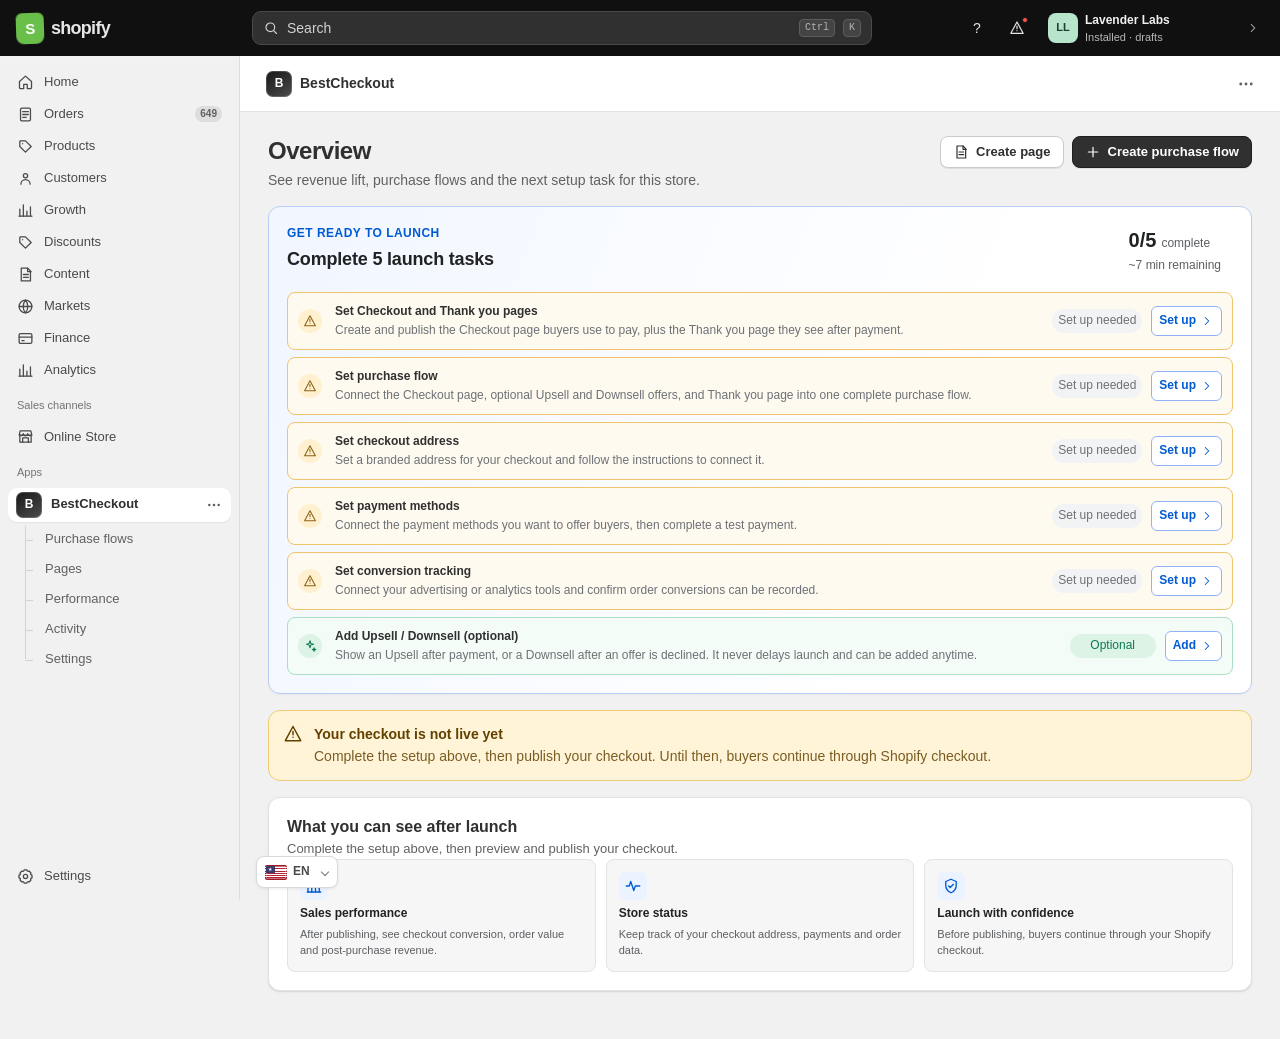
<file: index.html>
<!doctype html>
<html lang="en">
  <head>
    <meta charset="UTF-8" />
    <meta name="viewport" content="width=device-width, initial-scale=1.0" />
    <meta
      name="description"
      content="BestCheckout Shopify Custom App interactive prototype"
    />
    <title>BestCheckout · Shopify Custom App</title>
    <link rel="stylesheet" href="./src/views/admin/bestcheckout/style.css?rev=20260720-offer-picker-modal-v139" />
  </head>
  <body>
    <div id="app"></div>
    <div id="modal-root"></div>
    <div id="toast-root" class="toast-root" aria-live="polite"></div>
    <script type="module" src="./src/views/admin/bestcheckout/app.js?rev=20260720-offer-picker-modal-v139"></script>
  </body>
</html>
</file>
<file: src/views/admin/bestcheckout/style.css>
@import url("./tokens.css");

* {
  box-sizing: border-box;
}

html {
  min-width: 320px;
  background: var(--p-bg);
  scroll-behavior: smooth;
}

body {
  margin: 0;
  color: var(--p-text);
  background: var(--p-bg);
  font: 14px/1.45 -apple-system, BlinkMacSystemFont, "Segoe UI", Roboto, Helvetica, Arial, sans-serif;
  -webkit-font-smoothing: antialiased;
}

body.modal-open {
  overflow: hidden;
}

button,
input,
select,
textarea {
  color: inherit;
  font: inherit;
}

button {
  cursor: pointer;
}

button:disabled {
  cursor: not-allowed;
  opacity: .48;
}

button:focus-visible,
input:focus-visible,
select:focus-visible,
textarea:focus-visible,
[tabindex]:focus-visible {
  outline: 2px solid var(--p-interactive);
  outline-offset: 2px;
}

h1,
h2,
h3,
p,
dl,
dd,
ol,
ul {
  margin: 0;
}

h1 {
  font-size: 24px;
  line-height: 1.25;
  letter-spacing: -.02em;
}

h2 {
  font-size: 16px;
  line-height: 1.35;
}

h3 {
  font-size: 15px;
}

small {
  color: var(--p-text-subdued);
}

code,
kbd {
  font-family: ui-monospace, SFMono-Regular, Menlo, Consolas, monospace;
}

.icon {
  display: inline-block;
  flex: 0 0 auto;
  vertical-align: middle;
}

.skip-link {
  position: fixed;
  z-index: 1000;
  top: 8px;
  left: 8px;
  padding: 8px 12px;
  color: #fff;
  background: var(--p-action);
  border: 0;
  border-radius: 8px;
  transform: translateY(-150%);
}

.skip-link:focus {
  transform: translateY(0);
}

.shopify-admin {
  min-height: 100vh;
}

.shopify-topbar {
  position: sticky;
  z-index: 50;
  top: 0;
  display: grid;
  grid-template-columns: var(--shopify-sidebar) minmax(280px, 620px) 1fr;
  align-items: center;
  min-height: var(--shopify-topbar);
  padding: 0 12px;
  color: #e6e6e6;
  background: #101010;
  box-shadow: 0 1px 0 rgba(255, 255, 255, .08);
}

.shopify-brand {
  display: flex;
  align-items: center;
  gap: 7px;
  padding-left: 4px;
  font-size: 18px;
  letter-spacing: -.04em;
}

.shopify-glyph {
  display: grid;
  width: 28px;
  height: 31px;
  color: #fff;
  background: #6abf4b;
  border-radius: 6px 6px 8px 8px;
  place-items: center;
  font-size: 15px;
  font-weight: 800;
  transform: rotate(-2deg);
}

.shopify-search {
  display: flex;
  align-items: center;
  gap: 8px;
  width: 100%;
  max-width: 640px;
  height: 34px;
  padding: 0 10px;
  color: #d1d1d1;
  background: #303030;
  border: 1px solid #4a4a4a;
  border-radius: 9px;
  justify-self: center;
}

.shopify-search span {
  flex: 1;
}

.shopify-search kbd {
  padding: 1px 5px;
  color: #b5b5b5;
  background: #444;
  border: 1px solid #5c5c5c;
  border-radius: 4px;
  font-size: 10px;
}

.shopify-top-actions {
  display: flex;
  align-items: center;
  justify-content: flex-end;
  gap: 8px;
}

.shopify-top-static {
  position: relative;
  display: grid;
  width: 32px;
  height: 32px;
  padding: 0;
  color: #e6e6e6;
  background: transparent;
  border-radius: 8px;
  place-items: center;
}

.shopify-notification-static i {
  position: absolute;
  top: 5px;
  right: 5px;
  width: 6px;
  height: 6px;
  background: #ff554a;
  border: 1px solid #1a1a1a;
  border-radius: 50%;
}

.shopify-more-static {
  display: grid;
  width: 28px;
  height: 28px;
  color: var(--p-text-subdued);
  border-radius: 7px;
  place-items: center;
}

.shopify-account {
  display: grid;
  width: 30px;
  height: 30px;
  margin-left: 5px;
  color: #1d3e2c;
  background: #b9e4cc;
  border-radius: 8px;
  place-items: center;
  font-size: 11px;
  font-weight: 700;
}

.shopify-top-actions strong {
  max-width: 150px;
  overflow: hidden;
  font-size: 13px;
  text-overflow: ellipsis;
  white-space: nowrap;
}

.shopify-store-switcher {
  position: relative;
  margin-left: 2px;
}

.shopify-store-trigger {
  display: grid;
  grid-template-columns: 30px minmax(0, 154px) 14px;
  align-items: center;
  gap: 7px;
  min-height: 38px;
  padding: 3px 7px 3px 4px;
  color: #f1f1f1;
  background: transparent;
  border: 1px solid transparent;
  border-radius: 8px;
  text-align: left;
}

.shopify-store-trigger:hover,
.shopify-store-trigger[aria-expanded="true"] {
  background: #2b2b2b;
  border-color: #474747;
}

.shopify-store-trigger .shopify-account {
  margin-left: 0;
}

.shopify-store-trigger > span:nth-child(2) {
  display: grid;
  min-width: 0;
  gap: 1px;
}

.shopify-store-trigger > span:nth-child(2) > strong {
  max-width: none;
  color: #f1f1f1;
  font-size: 12px;
  font-weight: 650;
}

.shopify-store-trigger small {
  overflow: hidden;
  color: #b8b8b8;
  font-size: 11px;
  line-height: 1.2;
  text-overflow: ellipsis;
  white-space: nowrap;
}

.shopify-store-trigger > i {
  display: grid;
  color: #b8b8b8;
  font-style: normal;
  place-items: center;
}

.shopify-store-menu {
  position: absolute;
  z-index: 90;
  top: calc(100% + 7px);
  right: 0;
  display: grid;
  width: 292px;
  gap: 4px;
  padding: 7px;
  color: var(--p-text);
  background: #fff;
  border: 1px solid #d2d5d8;
  border-radius: 10px;
  box-shadow: 0 8px 22px rgba(0, 0, 0, .22);
}

.shopify-store-menu > header {
  display: grid;
  gap: 2px;
  padding: 5px 7px 7px;
  border-bottom: 1px solid #ebebeb;
}

.shopify-store-menu > header strong {
  max-width: none;
  color: var(--p-text);
  font-size: 12px;
}

.shopify-store-menu > header small {
  color: var(--p-text-subdued);
  font-size: 12px;
  line-height: 1.35;
}

.shopify-store-profile {
  display: grid;
  grid-template-columns: 30px minmax(0, 1fr) 16px;
  align-items: center;
  gap: 8px;
  width: 100%;
  min-height: 54px;
  padding: 7px;
  color: var(--p-text);
  background: transparent;
  border: 0;
  border-radius: 7px;
  text-align: left;
}

.shopify-store-profile:hover,
.shopify-store-profile.is-selected {
  background: #f1f1f1;
}

.shopify-store-profile .shopify-account {
  margin-left: 0;
}

.shopify-store-profile > span:nth-child(2) {
  display: grid;
  min-width: 0;
  gap: 2px;
}

.shopify-store-profile strong {
  max-width: none;
  color: var(--p-text);
  font-size: 12px;
}

.shopify-store-profile small {
  color: var(--p-text-subdued);
  font-size: 12px;
  line-height: 1.35;
}

.shopify-store-profile > b {
  color: #008060;
  font-size: 13px;
  text-align: center;
}

.shopify-body {
  display: grid;
  grid-template-columns: var(--shopify-sidebar) minmax(0, 1fr);
  min-height: calc(100vh - var(--shopify-topbar));
}

.shopify-sidebar {
  position: sticky;
  z-index: 30;
  top: var(--shopify-topbar);
  display: flex;
  flex-direction: column;
  height: calc(100vh - var(--shopify-topbar));
  padding: 10px 8px 8px;
  background: #f1f1f1;
  border-right: 1px solid #ddd;
}

.shopify-primary-nav {
  flex: 1;
  overflow-y: auto;
}

.shopify-static-item {
  display: flex;
  align-items: center;
  gap: 10px;
  min-height: 32px;
  padding: 5px 9px;
  color: #4a4a4a;
  border-radius: 8px;
  font-size: 13px;
  cursor: default;
  user-select: none;
}

.shopify-static-item {
  pointer-events: none;
  user-select: none;
}

.shopify-static-item span {
  flex: 1;
}

.shopify-static-item b {
  min-width: 22px;
  padding: 1px 5px;
  color: #616161;
  background: #ddd;
  border-radius: 8px;
  font-size: 10px;
  text-align: center;
}

.shopify-nav-section,
.shopify-app-context {
  margin-top: 8px;
}

.shopify-section-label {
  display: block;
  padding: 4px 9px 7px;
  color: #737373;
  font-size: 11px;
  font-weight: 500;
}

.shopify-app-title {
  display: grid;
  grid-template-columns: minmax(0, 1fr) 28px;
  align-items: center;
  gap: 2px;
  min-height: 34px;
  padding: 2px 3px;
  background: #fff;
  border-radius: 9px;
  box-shadow: 0 1px 2px rgba(0, 0, 0, .06);
  transition: background .12s ease, box-shadow .12s ease;
}

.shopify-app-title:hover {
  background: #f8f8f8;
  box-shadow: 0 1px 2px rgba(0, 0, 0, .1);
}

.shopify-app-home {
  display: flex;
  align-items: center;
  gap: 9px;
  min-width: 0;
  min-height: 30px;
  padding: 2px 5px;
  color: #303030;
  background: transparent;
  border: 0;
  border-radius: 7px;
  text-align: left;
}

.shopify-app-home:hover,
.shopify-app-home:focus-visible {
  background: #ececec;
}

.shopify-app-home strong {
  overflow: hidden;
  flex: 1;
  font-size: 13px;
  text-overflow: ellipsis;
  white-space: nowrap;
}

.bestcheckout-mark {
  display: grid;
  width: 26px;
  height: 26px;
  color: #fff;
  background: linear-gradient(145deg, #171717, #4d4d4d);
  border-radius: 7px;
  box-shadow: inset 0 0 0 1px rgba(255, 255, 255, .18);
  place-items: center;
  font-size: 12px;
  font-weight: 800;
}

.app-nav {
  display: grid;
  position: relative;
  gap: 2px;
  margin: 4px 0 0 12px;
  padding: 0 0 0 17px;
}

.shopify-sidebar .app-nav::before {
  position: absolute;
  top: 0;
  bottom: 15px;
  left: 5px;
  width: 1px;
  background: #d2d2d2;
  content: '';
}

.app-nav-item {
  display: flex;
  align-items: center;
  gap: 9px;
  width: 100%;
  min-height: 29px;
  padding: 4px 9px;
  color: #4a4a4a;
  background: transparent;
  border: 0;
  border-radius: 8px;
  font-size: 13px;
  text-align: left;
}

.shopify-sidebar .app-nav-item {
  position: relative;
  min-height: 28px;
  padding: 4px 8px;
  color: #616161;
  border-radius: 7px;
  transition: background .12s ease, color .12s ease, box-shadow .12s ease;
}

.shopify-sidebar .app-nav-item::before {
  position: absolute;
  top: 50%;
  left: -12px;
  width: 8px;
  height: 1px;
  background: #d2d2d2;
  content: '';
}

.shopify-sidebar .app-nav-item .icon {
  display: none;
}

.shopify-sidebar .app-nav-item:hover,
.shopify-sidebar .app-nav-item:focus-visible {
  color: var(--p-text);
  background: #e8e8e8;
}

.shopify-sidebar .app-nav-item.is-active {
  color: #202020;
  background: #fff;
  box-shadow: 0 1px 1px rgba(0, 0, 0, .05);
  font-weight: 600;
}

.shopify-sidebar .app-nav-item.is-active:hover {
  background: #fff;
}

.shopify-sidebar-footer {
  display: grid;
  gap: 4px;
  padding-top: 4px;
}

.language-widget {
  position: relative;
}

.desktop-language-floating {
  position: fixed;
  z-index: 48;
  bottom: 12px;
  left: calc(var(--shopify-sidebar) + 16px);
  display: flex;
  align-items: flex-end;
}

.language-trigger {
  display: inline-grid;
  grid-template-columns: 22px auto 12px;
  align-items: center;
  gap: 6px;
  width: auto;
  min-width: 82px;
  min-height: 32px;
  padding: 4px 8px;
  color: #4a4a4a;
  background: #fff;
  border: 1px solid #d8d8d8;
  border-radius: 8px;
  text-align: left;
  box-shadow: 0 1px 3px rgba(0, 0, 0, .08);
}

.language-trigger:hover,
.language-trigger[aria-expanded="true"] {
  background: #f7f7f7;
  border-color: #bdbdbd;
}

.language-current-mark,
.language-option-flag {
  display: flex;
  width: 22px;
  height: 16px;
  align-items: center;
  justify-content: center;
}

.language-flag {
  position: relative;
  display: block;
  width: 22px;
  height: 15px;
  overflow: hidden;
  border: 1px solid rgba(0, 0, 0, .13);
  border-radius: 2px;
  box-shadow: 0 0 0 1px rgba(255, 255, 255, .34) inset;
}

.language-flag-us {
  background: repeating-linear-gradient(to bottom, #b22234 0 1.15px, #fff 1.15px 2.3px);
}

.language-flag-us::before {
  position: absolute;
  top: -1px;
  left: -1px;
  width: 10px;
  height: 8px;
  color: #fff;
  background: #3c3b6e;
  content: '★';
  font-size: 5px;
  line-height: 8px;
  text-align: center;
}

.language-flag-cn {
  background: #de2910;
}

.language-flag-cn::before {
  position: absolute;
  top: -1px;
  left: 2px;
  color: #ffde00;
  content: '★';
  font-size: 9px;
  line-height: 14px;
}

.language-trigger > strong {
  font-size: 12px;
}

.language-trigger > i {
  position: relative;
  justify-self: end;
  width: 9px;
  height: 9px;
  color: #777;
  font-style: normal;
  font-size: 0;
  line-height: 0;
}

.language-trigger > i::before {
  position: absolute;
  top: 50%;
  left: 50%;
  width: 5px;
  height: 5px;
  border-right: 1.5px solid currentColor;
  border-bottom: 1.5px solid currentColor;
  content: '';
  transform: translate(-50%, -50%) rotate(45deg);
  transform-origin: center;
}

.language-trigger[aria-expanded="true"] > i::before {
  transform: translate(-50%, -50%) rotate(225deg);
}

.language-menu {
  position: absolute;
  z-index: 90;
  right: auto;
  bottom: calc(100% + 6px);
  left: 0;
  display: grid;
  gap: 4px;
  width: 178px;
  padding: 6px;
  background: #fff;
  border: 1px solid var(--p-border);
  border-radius: 10px;
  box-shadow: var(--p-shadow-popover);
}

.language-option {
  display: grid;
  grid-template-columns: 22px minmax(0, 1fr) 18px;
  align-items: center;
  gap: 9px;
  min-height: 36px;
  padding: 5px 7px;
  color: var(--p-text);
  background: transparent;
  border: 0;
  border-radius: 7px;
  text-align: left;
}

.language-option:hover,
.language-option-active {
  background: #f0f0f0;
}

.language-option > strong {
  font-size: 12px;
  font-weight: 600;
}

.language-option > b {
  color: var(--p-success);
}

.mobile-language-widget {
  display: none;
}

.embedded-app {
  min-width: 0;
  background: var(--p-bg);
}

.embedded-titlebar {
  position: sticky;
  z-index: 25;
  top: var(--shopify-topbar);
  display: flex;
  align-items: center;
  justify-content: space-between;
  min-height: 56px;
  padding: 9px 20px;
  background: rgba(255, 255, 255, .96);
  border-bottom: 1px solid var(--p-border);
  backdrop-filter: blur(10px);
}

.embedded-titlebar > div {
  display: flex;
  align-items: center;
  gap: 9px;
}

.embedded-titlebar strong {
  font-size: 14px;
}

.embedded-titlebar small {
  font-size: 11px;
}

.connection-status {
  display: inline-flex;
  align-items: center;
  gap: 6px;
  color: var(--p-text-subdued);
  font-size: 12px;
}

.connection-status i {
  width: 7px;
  height: 7px;
  background: var(--p-success);
  border-radius: 50%;
}

.mobile-app-nav {
  display: none;
}

.page-root {
  max-width: 1240px;
  min-height: calc(100vh - 112px);
  margin: 0 auto;
  padding: 24px 28px 48px;
}

.page-root-editor {
  max-width: none;
  padding: 0;
}

.page-root:focus {
  outline: 0;
}

.page-stack,
.settings-stack {
  display: grid;
  gap: 16px;
}

.page-header {
  display: grid;
  gap: 8px;
}

.page-header-row {
  display: flex;
  align-items: flex-start;
  justify-content: space-between;
  gap: 20px;
}

.page-heading p {
  max-width: 720px;
  margin-top: 4px;
  color: var(--p-text-subdued);
}

.page-actions,
.inline-actions,
.date-control {
  display: flex;
  align-items: center;
  gap: 8px;
  flex-wrap: wrap;
}

.date-control-display {
  display: inline-flex;
  align-items: center;
  min-height: 32px;
  padding: 5px 12px;
  background: #fff;
  border: 1px solid var(--p-border-strong);
  border-radius: var(--p-radius-control);
  font-size: 13px;
  font-weight: 600;
}

.date-control-select {
  min-height: 32px;
  padding: 5px 30px 5px 12px;
  color: var(--p-text);
  background: #fff;
  border: 1px solid var(--p-border-strong);
  border-radius: var(--p-radius-control);
  font: inherit;
  font-size: 13px;
  font-weight: 600;
  cursor: pointer;
}

.date-control-select:focus-visible {
  outline: 2px solid var(--p-interactive);
  outline-offset: 1px;
}

.breadcrumbs {
  display: flex;
  align-items: center;
  gap: 6px;
  color: var(--p-text-subdued);
  font-size: 12px;
}

.breadcrumbs button {
  padding: 0;
  color: var(--p-interactive);
  background: transparent;
  border: 0;
}

.breadcrumb-separator {
  color: #a3a3a3;
}

.card {
  min-width: 0;
  background: var(--p-surface);
  border: 1px solid var(--p-border);
  border-radius: var(--p-radius);
  box-shadow: var(--p-shadow-card);
}

.card-pad {
  padding: 18px;
}

.button {
  display: inline-flex;
  align-items: center;
  justify-content: center;
  gap: 7px;
  min-height: 32px;
  padding: 5px 12px;
  border: 1px solid transparent;
  border-radius: var(--p-radius-control);
  box-shadow: 0 1px 0 rgba(0, 0, 0, .08);
  font-size: 13px;
  font-weight: 600;
  white-space: nowrap;
}

.button-primary {
  color: #fff;
  background: var(--p-action);
  border-color: #1d1d1d;
}

.button-primary:hover {
  background: var(--p-action-hover);
}

.button-secondary {
  color: var(--p-text);
  background: #fff;
  border-color: var(--p-border-strong);
}

.button-secondary:hover {
  background: var(--p-surface-hover);
}

.button-plain {
  min-height: 28px;
  padding: 4px 7px;
  color: var(--p-interactive);
  background: transparent;
  border-color: transparent;
  box-shadow: none;
}

.button-plain:hover {
  color: #004299;
  background: var(--p-info-bg);
}

.button-critical {
  color: var(--p-critical);
  background: #fff;
  border-color: var(--p-critical-border);
}

.button-block {
  width: 100%;
}

.icon-button,
.device-button {
  display: grid;
  width: 32px;
  height: 32px;
  padding: 0;
  color: var(--p-text-subdued);
  background: transparent;
  border: 1px solid transparent;
  border-radius: 8px;
  place-items: center;
}

.icon-button:hover,
.device-button:hover,
.device-button.is-active {
  color: var(--p-text);
  background: #ededed;
}

.badge {
  display: inline-flex;
  align-items: center;
  gap: 5px;
  width: fit-content;
  min-height: 22px;
  padding: 2px 7px;
  color: var(--p-text-subdued);
  background: #eee;
  border-radius: 999px;
  font-size: 11px;
  font-weight: 600;
  white-space: nowrap;
}

.badge-dot {
  width: 6px;
  height: 6px;
  background: #777;
  border-radius: 50%;
}

.badge-success {
  color: #17663f;
  background: var(--p-success-bg);
}

.badge-success .badge-dot {
  background: var(--p-success);
}

.badge-warning {
  color: #704300;
  background: var(--p-warning-bg);
}

.badge-warning .badge-dot {
  background: #c47a0b;
}

.badge-critical {
  color: var(--p-critical);
  background: var(--p-critical-bg);
}

.badge-critical .badge-dot {
  background: #c43f28;
}

.badge-info {
  color: #315a8a;
  background: #edf3fa;
}

.badge-info .badge-dot {
  background: #5a88b7;
}

.banner {
  display: grid;
  grid-template-columns: auto minmax(0, 1fr) auto;
  align-items: flex-start;
  gap: 11px;
  padding: 13px 14px;
  border: 1px solid;
  border-radius: var(--p-radius);
}

.banner-success {
  color: #174c32;
  background: var(--p-success-bg);
  border-color: var(--p-success-border);
}

.banner-warning {
  color: #624000;
  background: var(--p-warning-bg);
  border-color: var(--p-warning-border);
}

.banner-info {
  color: #244c75;
  background: var(--p-info-bg);
  border-color: var(--p-info-border);
}

.banner-critical {
  color: var(--p-critical);
  background: var(--p-critical-bg);
  border-color: var(--p-critical-border);
}

.banner-copy p {
  margin-top: 2px;
  color: inherit;
  opacity: .84;
}

.banner-action {
  align-self: center;
}

.section-header {
  display: flex;
  align-items: flex-start;
  justify-content: space-between;
  gap: 16px;
}

.section-header p {
  margin-top: 3px;
  color: var(--p-text-subdued);
  font-size: 13px;
}

.section-header.outside-card {
  margin-bottom: 10px;
}

.eyebrow,
.structure-group-label {
  color: var(--p-text-subdued);
  font-size: 10px;
  font-weight: 700;
  letter-spacing: .06em;
  text-transform: uppercase;
}

.metric-grid {
  display: grid;
  grid-template-columns: repeat(4, minmax(0, 1fr));
  gap: 12px;
}

.metric-card {
  padding: 15px;
}

.metric-card-top {
  display: flex;
  align-items: center;
  justify-content: space-between;
  color: var(--p-text-subdued);
  font-size: 12px;
}

.metric-icon {
  display: grid;
  width: 29px;
  height: 29px;
  color: #555;
  background: #f1f1f1;
  border-radius: 8px;
  place-items: center;
}

.metric-card > strong {
  display: block;
  margin-top: 9px;
  font-size: 24px;
  line-height: 1.1;
  letter-spacing: -.025em;
  font-variant-numeric: tabular-nums;
}

.metric-meta {
  display: flex;
  align-items: center;
  gap: 6px;
  margin-top: 7px;
  color: var(--p-text-subdued);
  font-size: 11px;
}

.metric-positive,
.text-success,
.table-lift {
  color: var(--p-success);
  font-weight: 700;
}

.progress-track {
  position: relative;
  height: 7px;
  overflow: hidden;
  background: #dedede;
  border-radius: 999px;
}

.progress-fill {
  display: block;
  height: 100%;
  background: var(--p-action);
  border-radius: inherit;
}

.progress-success {
  background: var(--p-success);
}

.home-grid {
  display: grid;
  grid-template-columns: minmax(300px, .82fr) minmax(0, 1.18fr);
  gap: 16px;
}

.overview-main-grid {
  display: grid;
  grid-template-columns: minmax(0, 1.45fr) minmax(330px, .75fr);
  gap: 16px;
  align-items: start;
}

.overview-dashboard-grid {
  display: grid;
  grid-template-columns: minmax(0, 1.45fr) minmax(330px, .75fr);
  align-items: start;
  gap: 16px;
}

.overview-dashboard-column {
  display: grid;
  align-content: start;
  gap: 16px;
  min-width: 0;
}

.home-trend .card-pad {
  display: grid;
  gap: 8px;
  padding-block: 14px;
}

.home-trend-heading {
  display: flex;
  align-items: start;
  justify-content: space-between;
  gap: 12px;
}

.home-trend-heading h2 {
  margin: 0;
  color: var(--p-text);
  font-size: 14px;
  line-height: 1.3;
}

.home-trend-heading p {
  margin: 2px 0 0;
  color: var(--p-text-subdued);
  font-size: 11px;
  line-height: 1.35;
}

.home-trend-kpi {
  display: grid;
  min-width: 50px;
  gap: 1px;
  padding: 4px 7px;
  color: #005bd3;
  background: #edf3ff;
  border-radius: 6px;
  text-align: right;
}

.home-trend-kpi small {
  color: #4972b8;
  font-size: 10px;
  line-height: 1.1;
}

.home-trend-kpi strong {
  color: #005bd3;
  font-size: 15px;
  line-height: 1.05;
}

.home-trend-chart {
  display: grid;
  gap: 4px;
}

.home-trend-plot {
  height: 64px;
  overflow: hidden;
  background: linear-gradient(180deg, #fbfdfc 0%, #f5faf7 100%);
  border: 1px solid #e4eee8;
  border-radius: 7px 7px 4px 4px;
}

.home-trend-plot svg {
  display: block;
  width: 100%;
  height: 100%;
}

.home-trend-grid {
  stroke: #dce7e0;
  stroke-width: 1;
  stroke-dasharray: 2 3;
}

.home-trend-area {
  fill: url(#home-trend-area);
}

.home-trend-line {
  fill: none;
  stroke: #008060;
  stroke-width: 2;
  stroke-linecap: round;
  stroke-linejoin: round;
}

.home-trend-dot {
  fill: #fff;
  stroke: #008060;
  stroke-width: 1.5;
}

.home-trend-dot.is-current {
  fill: #005bd3;
  stroke: #fff;
  stroke-width: 2;
}

.home-trend-labels {
  display: grid;
  grid-template-columns: repeat(7, minmax(0, 1fr));
  gap: 2px;
  padding: 0 3px;
}

.home-trend-labels small {
  overflow: hidden;
  color: var(--p-text-subdued);
  font-size: 10px;
  line-height: 1.2;
  text-align: center;
  text-overflow: ellipsis;
  white-space: nowrap;
}

.home-trend-labels small.is-current {
  color: #005bd3;
  font-weight: 700;
}

.home-trend-footer {
  display: flex;
  flex-wrap: wrap;
  justify-content: flex-start;
  gap: 4px 14px;
  padding-top: 7px;
  border-top: 1px solid #e8e9eb;
  color: var(--p-text-subdued);
  font-size: 10px;
}

.home-trend-footer strong {
  color: var(--p-text);
  font-size: 10px;
}

.quickstart-card { display: grid; gap: 16px; padding: 18px; background: linear-gradient(112deg, #f1f6ff 0%, #fff 66%); border: 1px solid #b9cdf6; border-radius: 12px; box-shadow: 0 1px 2px rgba(0, 0, 0, .04); }
.quickstart-overview { display: grid; grid-template-columns: minmax(0, 1fr) auto; gap: 20px; align-items: center; }
.quickstart-copy { display: grid; align-content: start; }
.quickstart-kicker { color: #005bd3; font-size: 12px; font-weight: 700; letter-spacing: .04em; text-transform: uppercase; }
.quickstart-card h2 { margin: 4px 0 5px; color: #202223; font-size: 18px; letter-spacing: -.01em; }
.quickstart-card p { margin: 0; color: #5c5f62; font-size: 12px; line-height: 1.45; }
.quickstart-side { display: grid; grid-template-columns: auto auto; align-items: center; gap: 12px; }
.quickstart-progress { display: grid; gap: 2px; min-width: 88px; }
.quickstart-progress > div { display: flex; align-items: baseline; gap: 5px; }
.quickstart-progress strong { color: #202223; font-size: 20px; }
.quickstart-progress span, .quickstart-progress small { color: #5c5f62; font-size: 12px; }
.quickstart-body { display: grid; grid-template-columns: minmax(0, 1fr) minmax(260px, .38fr); gap: 14px; align-items: stretch; }
.quickstart-steps { display: grid; align-content: start; gap: 7px; min-width: 0; }
.quickstart-step { position: relative; display: grid; grid-template-columns: 28px minmax(0, 1fr) auto auto; align-items: center; gap: 9px; min-width: 0; min-height: 58px; padding: 9px 10px; color: #5c5f62; background: #fff; border: 1px solid #d6d6d6; border-radius: 8px; text-align: left; }
.quickstart-step:not(:last-child)::after { position: absolute; top: 38px; bottom: -8px; left: 23px; width: 1px; background: #d6dce5; content: ''; }
.quickstart-step > span { position: relative; z-index: 1; display: grid; width: 24px; height: 24px; color: #5c5f62; background: #ebebeb; border-radius: 50%; font-size: 12px; place-items: center; }
.quickstart-step > div { display: grid; gap: 2px; min-width: 0; }
.quickstart-step strong { color: #303030; font-size: 12px; line-height: 1.35; }
.quickstart-step small { display: block; color: #6d7175; font-size: 12px; line-height: 1.4; }
.quickstart-step em { padding: 3px 6px; color: #6d7175; background: #f1f3f5; border-radius: 999px; font-size: 12px; font-style: normal; white-space: nowrap; }
.quickstart-step-action { display: inline-flex; align-items: center; justify-content: center; min-height: 29px; gap: 4px; padding: 5px 7px; color: #005bd3; background: #fff; border: 1px solid #91b2f7; border-radius: 6px; font-size: 12px; font-weight: 650; white-space: nowrap; }
.quickstart-step-action:hover { color: #003d99; background: #eaf3ff; border-color: #005bd3; }
.quickstart-step.is-complete { border-color: #a9dfc5; background: #f3fcf7; }
.quickstart-step.is-complete > span { color: #fff; background: #008060; }
.quickstart-step.is-current { border-color: #6199f7; box-shadow: 0 0 0 1px #6199f7; }
.quickstart-step.is-current > span { color: #fff; background: #005bd3; }
.quickstart-step:hover { border-color: #005bd3; }
.quickstart-step:disabled, .onboarding-step-row:disabled { cursor: not-allowed; opacity: .58; }
.quickstart-step:disabled:hover { border-color: #d6d6d6; }
.quickstart-system-steps .quickstart-step::after { display: none; }
.quickstart-system-check { grid-template-columns: 28px minmax(0, 1fr) auto auto; }
.quickstart-system-check > div > i { display: block; margin-top: 2px; color: #6d7175; font-size: 12px; font-style: normal; line-height: 1.35; }
.quickstart-system-check.is-complete { border-color: #a9dfc5; background: #f3fcf7; }
.quickstart-system-check.is-complete > span { color: #fff; background: #008060; }
.quickstart-system-check.is-action-required { border-color: #f0c36d; background: #fffaf0; }
.quickstart-system-check.is-action-required > span { color: #8a6116; background: #fff0cf; }
.quickstart-system-check.is-blocked { border-color: #f1a4a4; background: #fff5f5; }
.quickstart-system-check.is-blocked > span { color: #b42318; background: #fee4e2; }
.quickstart-system-check.is-ready { border-color: #91b2f7; background: #f5f9ff; }
.quickstart-system-check.is-ready > span { color: #fff; background: #005bd3; }
.quickstart-system-check em { min-width: 86px; text-align: center; }
.quickstart-optional-growth { border-color: #a9dfc5; background: #f3fcf7; }
.quickstart-optional-growth > span { color: #0b7a53; background: #ddf3e6; }
.quickstart-optional-growth em { color: #0b7a53; background: #ddf3e6; }
.onboarding-optional-growth { border-color: #a9dfc5; background: #f3fcf7; }
.onboarding-optional-growth > span { color: #0b7a53; background: #ddf3e6; }
.onboarding-optional-growth em { color: #0b7a53; }
.quickstart-system-card .quickstart-body { grid-template-columns: minmax(0, 1fr); }
.quickstart-system-card .quickstart-system-summary { display: none; }
.quickstart-system-card [data-action="open-onboarding"],
.banner [data-action="open-onboarding"] { display: none; }
.quickstart-system-summary { background: linear-gradient(180deg, #f8f8f8 0%, #fff 100%); border-color: #e1e3e5; }
.quickstart-system-summary > span, .quickstart-system-summary strong { color: #005bd3; }
.onboarding-dashboard-grid { grid-template-columns: minmax(0, 1fr); }
.onboarding-dashboard-grid > .overview-dashboard-column:last-child { display: none; }
.quickstart-current { display: grid; align-content: start; gap: 7px; padding: 18px; background: linear-gradient(180deg, #f7faff 0%, #fff 100%); border: 1px solid #d9e5fb; border-radius: 9px; }
.quickstart-current > span { color: #005bd3; font-size: 12px; font-weight: 750; letter-spacing: .04em; text-transform: uppercase; }
.quickstart-current h3 { margin: 0; color: #202223; font-size: 16px; line-height: 1.3; }
.quickstart-current > p { margin: 0; color: #5c5f62; font-size: 12px; line-height: 1.48; }
.quickstart-current > div { display: grid; gap: 2px; margin-top: 6px; padding-top: 10px; border-top: 1px solid #d9e5fb; }
.quickstart-current strong { color: #005bd3; font-size: 12px; }
.quickstart-current small { color: #6d7175; font-size: 12px; line-height: 1.35; }
.quickstart-current > .button { justify-self: start; margin-top: 4px; }
.onboarding-after-launch { display: grid; grid-template-columns: repeat(3, minmax(0, 1fr)); gap: 10px; }
.onboarding-after-launch > div { display: grid; align-content: start; gap: 5px; padding: 12px; background: #f6f6f7; border: 1px solid #e1e3e5; border-radius: 8px; }
.onboarding-after-launch > div > span { display: grid; width: 28px; height: 28px; color: #005bd3; background: #eaf3ff; border-radius: 7px; place-items: center; }
.onboarding-after-launch strong { color: #202223; font-size: 12px; }
.onboarding-after-launch small { color: #5c5f62; font-size: 11px; line-height: 1.45; }
.onboarding-health-preview .card-pad { display: grid; gap: 14px; }
.onboarding-health-note { display: grid; grid-template-columns: 30px minmax(0, 1fr); gap: 9px; align-items: start; padding: 11px; background: #f6f6f7; border: 1px solid #e1e3e5; border-radius: 8px; }
.onboarding-health-note > span { display: grid; width: 30px; height: 30px; color: #005bd3; background: #eaf3ff; border-radius: 7px; place-items: center; }
.onboarding-health-note > div { display: grid; gap: 3px; }
.onboarding-health-note strong { color: #202223; font-size: 12px; }
.onboarding-health-note small { color: #5c5f62; font-size: 11px; line-height: 1.45; }

.onboarding-modal { display: grid; gap: 16px; }
.onboarding-modal-intro { display: grid; grid-template-columns: 34px minmax(0, 1fr) auto; gap: 10px; align-items: start; padding: 12px; background: #edf6ff; border: 1px solid #c8e3fa; border-radius: 9px; }
.onboarding-modal-intro > span { display: grid; width: 34px; height: 34px; color: #005bd3; background: #d9ecff; border-radius: 8px; place-items: center; }
.onboarding-modal-intro > div { display: grid; gap: 2px; }
.onboarding-modal-intro strong { color: #1f3b57; font-size: 13px; }
.onboarding-modal-intro p { margin: 0; color: #4a6178; font-size: 11px; line-height: 1.4; }
.onboarding-modal-intro b { padding: 4px 7px; color: #005bd3; background: #fff; border-radius: 999px; font-size: 12px; }
.onboarding-modal-grid { display: grid; grid-template-columns: minmax(200px, .82fr) minmax(260px, 1.18fr); gap: 14px; }
.onboarding-step-list { display: grid; gap: 6px; }
.onboarding-step-row { display: grid; grid-template-columns: 24px minmax(0, 1fr) auto; align-items: center; gap: 8px; padding: 9px; color: #303030; background: #fff; border: 1px solid #d6d6d6; border-radius: 8px; text-align: left; }
.onboarding-step-row > span { display: grid; width: 24px; height: 24px; color: #5c5f62; background: #ebebeb; border-radius: 50%; font-size: 10px; place-items: center; }
.onboarding-step-row > div { display: grid; gap: 2px; min-width: 0; }
.onboarding-step-row strong { font-size: 12px; line-height: 1.35; }
.onboarding-step-row small { color: #6d7175; font-size: 12px; line-height: 1.35; }
.onboarding-step-row em { padding: 3px 5px; color: #005bd3; background: #edf3ff; border-radius: 999px; font-size: 12px; font-style: normal; }
.onboarding-step-row.is-complete { border-color: #a9dfc5; background: #f3fcf7; }
.onboarding-step-row.is-complete > span { color: #fff; background: #008060; }
.onboarding-step-row.is-current { border-color: #6199f7; box-shadow: 0 0 0 1px #6199f7; }
.onboarding-step-row.is-current > span { color: #fff; background: #005bd3; }
.onboarding-system-row.is-complete { border-color: #a9dfc5; background: #f3fcf7; }
.onboarding-system-row.is-complete > span { color: #fff; background: #008060; }
.onboarding-system-row.is-action_required { border-color: #f0c36d; background: #fffaf0; }
.onboarding-system-row.is-action_required > span { color: #8a6116; background: #fff0cf; }
.onboarding-system-row.is-blocked { border-color: #f1a4a4; background: #fff5f5; }
.onboarding-system-row.is-blocked > span { color: #b42318; background: #fee4e2; }
.onboarding-system-row.is-ready { border-color: #91b2f7; background: #f5f9ff; }
.onboarding-system-row.is-ready > span { color: #fff; background: #005bd3; }
.onboarding-current-step { display: grid; align-content: start; gap: 8px; padding: 17px; background: #f6f6f7; border: 1px solid #e1e3e5; border-radius: 9px; }
.onboarding-current-step > span { color: #005bd3; font-size: 12px; font-weight: 700; text-transform: uppercase; }
.onboarding-current-step h3 { margin: 0; color: #202223; font-size: 18px; }
.onboarding-current-step > p { margin: 0; color: #5c5f62; font-size: 12px; line-height: 1.45; }
.onboarding-time { display: inline-grid; grid-template-columns: 18px auto auto; align-items: center; justify-self: start; gap: 5px; padding: 6px 8px; color: #5c5f62; background: #fff; border: 1px solid #d6d6d6; border-radius: 6px; }
.onboarding-time strong { color: #303030; font-size: 11px; }
.onboarding-time small { font-size: 10px; }

.overview-funnel-list {
  display: grid;
  margin-top: 12px;
  overflow: hidden;
  border: 1px solid var(--p-border);
  border-radius: 10px;
}

.overview-funnel-row {
  display: grid;
  grid-template-columns: minmax(190px, 1fr) 94px 118px auto 16px;
  align-items: center;
  gap: 12px;
  min-height: 64px;
  padding: 9px 12px;
  background: #fff;
  border: 0;
  border-bottom: 1px solid var(--p-border);
  text-align: left;
}

.overview-funnel-row:last-child {
  border-bottom: 0;
}

.overview-funnel-row:hover {
  background: var(--p-surface-hover);
}

.overview-funnel-row > span:not(.overview-funnel-name) {
  display: grid;
  gap: 2px;
}

.overview-funnel-row small {
  color: var(--p-text-subdued);
  font-size: 10px;
}

.overview-funnel-name {
  display: grid;
  min-width: 0;
  gap: 2px;
}

.overview-funnel-name strong,
.overview-funnel-name small {
  overflow: hidden;
  text-overflow: ellipsis;
  white-space: nowrap;
}

.check-list {
  border-top: 1px solid var(--p-border);
}

.check-row {
  display: grid;
  grid-template-columns: 28px minmax(0, 1fr) auto 16px;
  align-items: center;
  gap: 9px;
  width: 100%;
  padding: 11px 16px;
  background: #fff;
  border: 0;
  border-bottom: 1px solid var(--p-border);
  text-align: left;
}

.check-row:last-child {
  border-bottom: 0;
  border-radius: 0 0 var(--p-radius) var(--p-radius);
}

.check-row:hover {
  background: var(--p-surface-hover);
}

.check-state,
.summary-icon {
  display: grid;
  width: 26px;
  height: 26px;
  border-radius: 50%;
  place-items: center;
}

.check-state-complete,
.summary-success {
  color: var(--p-success);
  background: var(--p-success-bg);
}

.check-state-attention,
.summary-warning {
  color: var(--p-warning);
  background: var(--p-warning-bg);
}

.check-copy {
  display: grid;
  gap: 2px;
}

.check-copy small {
  overflow: hidden;
  text-overflow: ellipsis;
  white-space: nowrap;
}

.home-summary .card-pad {
  display: grid;
  gap: 17px;
}

.today-score {
  display: grid;
  grid-template-columns: 1fr 1fr;
  gap: 10px;
}

.today-score div {
  padding: 11px;
  background: #f7f7f7;
  border-radius: 9px;
}

.today-score span,
.today-score strong {
  display: block;
}

.today-score span {
  color: var(--p-text-subdued);
  font-size: 11px;
}

.today-score strong {
  margin-top: 2px;
  font-size: 18px;
}

.traffic-summary {
  display: grid;
  gap: 8px;
}

.traffic-label,
.traffic-legend {
  display: flex;
  align-items: center;
  justify-content: space-between;
}

.traffic-label {
  font-size: 12px;
}

.traffic-legend {
  color: var(--p-text-subdued);
  font-size: 10px;
}

.traffic-legend span,
.traffic-allocation-preview span {
  display: inline-flex;
  align-items: center;
  gap: 5px;
}

.traffic-legend i,
.traffic-allocation-preview i {
  width: 7px;
  height: 7px;
  border-radius: 50%;
}

.legend-bestcheckout {
  background: var(--p-success);
}

.legend-native {
  background: #a7a7a7;
}

.outcome-list,
.mapping-list {
  display: grid;
  gap: 7px;
  padding-top: 10px;
  border-top: 1px solid var(--p-border);
}

.outcome-list div,
.mapping-list div {
  display: flex;
  align-items: center;
  justify-content: space-between;
}

.outcome-list span,
.mapping-list span {
  color: var(--p-text-subdued);
}

.activity-compact-list {
  margin-top: 12px;
  padding: 0;
  list-style: none;
}

.activity-compact {
  display: grid;
  grid-template-columns: 32px minmax(0, 1fr) auto;
  align-items: center;
  gap: 10px;
  padding: 10px 0;
  border-top: 1px solid var(--p-border);
}

.activity-compact:first-child {
  border-top: 0;
}

.activity-icon,
.tracking-icon,
.sync-stat-icon {
  display: grid;
  width: 30px;
  height: 30px;
  color: #555;
  background: #f0f0f0;
  border-radius: 8px;
  place-items: center;
}

.activity-compact > div {
  display: grid;
  gap: 2px;
}

.activity-compact small {
  overflow: hidden;
  text-overflow: ellipsis;
  white-space: nowrap;
}

.activity-compact time {
  color: var(--p-text-subdued);
  font-size: 11px;
}

.seed-callout,
.attribution-footnote {
  display: grid;
  grid-template-columns: auto minmax(0, 1fr) auto;
  align-items: center;
  gap: 12px;
  padding: 15px 17px;
  background: #e9e7ff;
  border: 1px solid #d1cdf7;
  border-radius: var(--p-radius);
}

.seed-icon {
  display: grid;
  width: 38px;
  height: 38px;
  color: #4e43bd;
  background: rgba(255, 255, 255, .7);
  border-radius: 10px;
  place-items: center;
}

.seed-callout p,
.attribution-footnote p {
  margin-top: 2px;
  color: #5f5a85;
}

.filter-bar {
  display: flex;
  align-items: center;
  justify-content: space-between;
  gap: 12px;
}

.filter-group {
  display: flex;
  gap: 5px;
  flex-wrap: wrap;
}

.filter-chip {
  min-height: 30px;
  padding: 4px 10px;
  color: var(--p-text-subdued);
  background: transparent;
  border: 1px solid transparent;
  border-radius: 999px;
  font-size: 12px;
  font-weight: 600;
}

.filter-chip:hover,
.filter-chip.is-active {
  color: var(--p-text);
  background: #fff;
  border-color: var(--p-border-strong);
  box-shadow: 0 1px 2px rgba(0, 0, 0, .06);
}

.filter-chip.is-active {
  font-weight: 600;
}

.filter-meta {
  color: var(--p-text-subdued);
  font-size: 12px;
  white-space: nowrap;
}

.funnel-workspace {
  display: grid;
  grid-template-columns: 264px minmax(0, 1fr);
  gap: 14px;
  align-items: start;
}

.funnel-rail {
  position: sticky;
  top: 126px;
  overflow: hidden;
}

.funnel-rail-head {
  display: grid;
  gap: 2px;
  padding: 13px 14px;
  border-bottom: 1px solid var(--p-border);
}

.funnel-rail-head span {
  color: var(--p-text-subdued);
  font-size: 11px;
}

.funnel-list {
  display: grid;
}

.funnel-list-item {
  display: grid;
  gap: 8px;
  width: 100%;
  padding: 12px 13px;
  background: #fff;
  border: 0;
  border-bottom: 1px solid var(--p-border);
  text-align: left;
}

.funnel-list-item:last-child {
  border-bottom: 0;
}

.funnel-list-item:hover {
  background: #f8f8f8;
}

.funnel-list-item.is-active {
  background: #f1f1f1;
  box-shadow: inset 3px 0 var(--p-action);
}

.funnel-list-top {
  display: flex;
  align-items: flex-start;
  justify-content: space-between;
  gap: 6px;
}

.funnel-list-audience {
  display: -webkit-box;
  overflow: hidden;
  color: var(--p-text-subdued);
  font-size: 11px;
  -webkit-box-orient: vertical;
  -webkit-line-clamp: 2;
}

.funnel-list-metrics {
  display: grid;
  grid-template-columns: repeat(3, 1fr);
  gap: 6px;
}

.funnel-list-metrics span {
  display: grid;
}

.funnel-list-metrics small {
  font-size: 9px;
}

.funnel-list-metrics b {
  font-size: 11px;
  font-variant-numeric: tabular-nums;
}

.funnel-main,
.funnel-lower-grid {
  display: grid;
  gap: 14px;
}

.funnel-lower-grid {
  grid-template-columns: minmax(0, 1.35fr) minmax(260px, .65fr);
}

.funnel-title-row {
  display: flex;
  align-items: flex-start;
  justify-content: space-between;
  gap: 14px;
}

.title-with-badge {
  display: flex;
  align-items: center;
  gap: 9px;
}

.funnel-title-row p {
  margin-top: 3px;
  color: var(--p-text-subdued);
  font-size: 12px;
}

.traffic-bar {
  display: grid;
  grid-template-columns: minmax(220px, 1fr) minmax(160px, 280px) auto;
  align-items: center;
  gap: 13px;
  padding: 10px 18px;
  background: #f8f8f8;
  border-top: 1px solid var(--p-border);
  border-bottom: 1px solid var(--p-border);
}

.traffic-bar > div:first-child {
  display: grid;
  gap: 1px;
  font-size: 11px;
}

.traffic-bar > div:first-child span {
  color: var(--p-text-subdued);
}

.canvas-wrap {
  overflow-x: auto;
  padding: 28px 20px 24px;
  background-color: #fbfbfb;
  background-image: radial-gradient(#ddd 1px, transparent 1px);
  background-size: 16px 16px;
}

.funnel-canvas {
  display: flex;
  align-items: center;
  min-width: 900px;
  min-height: 230px;
}

.canvas-stage {
  display: grid;
  align-items: center;
}

.canvas-stage-entry {
  width: 145px;
}

.canvas-stage-checkout {
  width: 180px;
  gap: 7px;
}

.canvas-stage-post {
  width: 210px;
}

.canvas-stage-thankyou {
  width: 160px;
}

.canvas-link {
  display: flex;
  align-items: center;
  justify-content: center;
  width: 52px;
  color: #999;
}

.canvas-node {
  position: relative;
  display: grid;
  grid-template-columns: 30px minmax(0, 1fr) auto;
  align-items: center;
  gap: 8px;
  width: 100%;
  padding: 10px;
  background: #fff;
  border: 1px solid #cfcfcf;
  border-radius: 10px;
  box-shadow: 0 3px 8px rgba(0, 0, 0, .07);
  text-align: left;
}

.canvas-node:hover,
.canvas-node.is-selected {
  border-color: #6a6a6a;
  box-shadow: 0 0 0 2px rgba(48, 48, 48, .12), 0 4px 10px rgba(0, 0, 0, .08);
}

.node-icon {
  display: grid;
  width: 30px;
  height: 30px;
  color: #4a4a4a;
  background: #eee;
  border-radius: 8px;
  place-items: center;
}

.node-checkout .node-icon {
  color: #175d3a;
  background: var(--p-success-bg);
}

.node-upsell .node-icon,
.node-downsell .node-icon {
  color: #714800;
  background: var(--p-warning-bg);
}

.node-thank-you .node-icon {
  color: #315a8a;
  background: var(--p-info-bg);
}

.node-copy {
  display: grid;
  min-width: 0;
}

.node-copy small {
  font-size: 9px;
  text-transform: capitalize;
}

.node-copy strong,
.node-copy em {
  overflow: hidden;
  text-overflow: ellipsis;
  white-space: nowrap;
}

.node-copy strong {
  font-size: 11px;
}

.node-copy em {
  color: var(--p-text-subdued);
  font-size: 9px;
  font-style: normal;
}

.node-edit {
  color: #888;
}

.control-split {
  color: var(--p-text-subdued);
  font-size: 9px;
  text-align: center;
}

.control-split i {
  display: inline-block;
  width: 1px;
  height: 10px;
  margin: 0 5px;
  background: #ccc;
  vertical-align: middle;
}

.canvas-branch {
  position: relative;
  display: grid;
  grid-template-rows: 1fr 1fr;
  gap: 34px;
}

.canvas-branch::before {
  position: absolute;
  top: 50%;
  left: -18px;
  width: 18px;
  height: 1px;
  background: #aaa;
  content: "";
}

.branch-up,
.branch-down {
  position: relative;
  display: grid;
  gap: 4px;
}

.branch-node-list {
  display: grid;
  gap: 8px;
}

.branch-label {
  position: absolute;
  left: -5px;
  padding: 1px 4px;
  color: #7a7a7a;
  background: #fbfbfb;
  font-size: 8px;
}

.branch-accept {
  top: 41px;
}

.branch-decline {
  top: 41px;
}

.canvas-skip {
  display: grid;
  min-height: 54px;
  color: var(--p-text-subdued);
  background: rgba(255, 255, 255, .78);
  border: 1px dashed #c9c9c9;
  border-radius: 9px;
  place-items: center;
  font-size: 10px;
}

.canvas-skip-wide {
  min-width: 170px;
}

/* Merchant-facing Funnel journey: business steps first, graph details second. */
.funnel-canvas {
  display: grid;
  grid-template-columns: 135px 30px 160px 30px minmax(310px, 1fr) 30px 150px;
  align-items: start;
  gap: 0;
  min-width: 900px;
  min-height: 260px;
}

.journey-stage {
  display: grid;
  align-content: start;
  gap: 8px;
  min-width: 0;
}

.journey-stage-label {
  display: flex;
  align-items: center;
  gap: 6px;
  min-height: 25px;
  color: var(--p-text-subdued);
  font-size: 10px;
  font-weight: 700;
  text-transform: uppercase;
}

.journey-stage-label b {
  display: grid;
  width: 20px;
  height: 20px;
  color: #fff;
  background: #555;
  border-radius: 50%;
  place-items: center;
  font-size: 9px;
}

.journey-connector {
  display: grid;
  height: 76px;
  color: #8a8a8a;
  place-items: end center;
}

.journey-stage-offers {
  min-width: 310px;
}

.node-select-indicator {
  color: #8a8a8a;
}

.offer-flow-list,
.offer-flow-card {
  display: grid;
  gap: 8px;
}

.offer-flow-list {
  gap: 12px;
}

.offer-flow-card {
  padding: 10px;
  background: rgba(255, 255, 255, .7);
  border: 1px solid #dedede;
  border-radius: 12px;
}

.offer-outcomes {
  display: grid;
  grid-template-columns: 1fr 1fr;
  gap: 6px;
}

.offer-outcomes > span {
  display: grid;
  grid-template-columns: auto 14px minmax(0, 1fr);
  align-items: center;
  gap: 4px;
  min-width: 0;
  padding: 6px 7px;
  border-radius: 7px;
  font-size: 9px;
}

.offer-outcomes b {
  font-size: 9px;
}

.offer-outcomes strong {
  overflow: hidden;
  font-size: 9px;
  text-overflow: ellipsis;
  white-space: nowrap;
}

.outcome-accept {
  color: #205f43;
  background: var(--p-success-bg);
}

.outcome-decline {
  color: #725019;
  background: var(--p-warning-bg);
}

.offer-outcomes i {
  display: grid;
  font-style: normal;
  place-items: center;
}

.fallback-step {
  display: grid;
  gap: 5px;
  margin-left: 22px;
  padding-left: 10px;
  border-left: 2px solid #e3c26c;
}

.fallback-step-label {
  color: var(--p-text-subdued);
  font-size: 9px;
  font-weight: 700;
  text-transform: uppercase;
}

.journey-add-card,
.journey-inline-add {
  display: flex;
  align-items: center;
  gap: 9px;
  width: 100%;
  color: #3d3d3d;
  background: rgba(255, 255, 255, .9);
  border: 1px dashed #aaa;
  border-radius: 10px;
  text-align: left;
}

.journey-add-card {
  min-height: 112px;
  padding: 14px;
  flex-direction: column;
  justify-content: center;
  text-align: center;
}

.journey-add-card > span,
.journey-inline-add > .icon {
  color: var(--p-interactive);
}

.journey-add-card small,
.journey-inline-add small {
  display: block;
  color: var(--p-text-subdued);
  font-size: 10px;
}

.journey-inline-add {
  min-height: 48px;
  padding: 8px 10px;
}

.journey-inline-add:hover,
.journey-add-card:hover {
  background: #fff;
  border-color: #666;
}

.journey-inline-add-primary {
  border-color: #7c9fca;
}

.funnel-draft-guide {
  display: grid;
  grid-template-columns: 32px minmax(0, 1fr) auto;
  align-items: center;
  gap: 10px;
  padding: 11px 18px;
  color: #244568;
  background: var(--p-info-bg);
  border-top: 1px solid var(--p-info-border);
}

.funnel-draft-guide > span {
  display: grid;
  width: 30px;
  height: 30px;
  background: #fff;
  border-radius: 8px;
  place-items: center;
}

.funnel-draft-guide p {
  margin-top: 2px;
  color: #4e6780;
  font-size: 11px;
}

.funnel-draft-guide ol {
  display: flex;
  gap: 7px;
  padding: 0;
  list-style: none;
}

.funnel-draft-guide li {
  display: inline-flex;
  align-items: center;
  gap: 4px;
  white-space: nowrap;
  font-size: 10px;
}

.funnel-draft-guide li b {
  display: grid;
  width: 18px;
  height: 18px;
  color: #fff;
  background: #537aa3;
  border-radius: 50%;
  place-items: center;
  font-size: 9px;
}

.funnel-advanced {
  overflow: hidden;
  background: #fff;
  border: 1px solid var(--p-border);
  border-radius: var(--p-radius);
  box-shadow: var(--p-shadow-card);
}

.funnel-advanced > summary {
  display: flex;
  align-items: center;
  justify-content: space-between;
  gap: 12px;
  min-height: 58px;
  padding: 10px 14px;
  cursor: pointer;
  list-style: none;
}

.funnel-advanced > summary::-webkit-details-marker {
  display: none;
}

.funnel-advanced > summary > span {
  display: grid;
  grid-template-columns: 24px minmax(0, 1fr);
  align-items: center;
  gap: 1px 8px;
}

.funnel-advanced > summary > span > .icon {
  grid-row: 1 / span 2;
}

.funnel-advanced > summary small {
  font-size: 11px;
}

.funnel-advanced[open] > summary {
  border-bottom: 1px solid var(--p-border);
}

.funnel-advanced[open] > summary > .icon {
  transform: rotate(90deg);
}

.funnel-advanced .funnel-lower-grid {
  padding: 14px;
  background: var(--p-bg-subdued);
}

.node-inspector {
  display: grid;
  grid-template-columns: minmax(0, 1fr) auto;
  align-items: center;
  gap: 20px;
  padding: 13px 17px;
  border-top: 1px solid var(--p-border);
}

.offer-settings-summary {
  display: grid;
  grid-template-columns: repeat(3, minmax(0, 1fr));
  gap: 8px;
  margin-top: 12px;
}

.offer-settings-summary > div {
  display: grid;
  gap: 2px;
  padding: 8px 10px;
  background: #f7f7f7;
  border: 1px solid var(--p-border);
  border-radius: 8px;
}

.offer-settings-summary span {
  color: var(--p-text-subdued);
  font-size: 10px;
}

.offer-settings-summary strong {
  overflow: hidden;
  font-size: 12px;
  text-overflow: ellipsis;
  white-space: nowrap;
}

.funnel-journey-help {
  display: flex;
  flex-wrap: wrap;
  gap: 8px 18px;
  padding: 10px 17px;
  color: var(--p-text-subdued);
  background: #f8f8f8;
  border-top: 1px solid var(--p-border);
  border-bottom: 1px solid var(--p-border);
  font-size: 12px;
}

.funnel-journey-help span {
  display: inline-flex;
  align-items: center;
  gap: 6px;
}

.funnel-journey-help b {
  display: grid;
  width: 18px;
  height: 18px;
  color: #fff;
  background: var(--p-action);
  border-radius: 50%;
  font-size: 10px;
  place-items: center;
}

.node-inspector h3 {
  margin-top: 2px;
}

.node-inspector p {
  margin-top: 3px;
  color: var(--p-text-subdued);
  font-size: 11px;
}

.node-inspector dl {
  display: flex;
  align-items: center;
  gap: 20px;
}

.node-inspector dl div {
  display: grid;
  gap: 2px;
}

.node-inspector dt {
  color: var(--p-text-subdued);
  font-size: 9px;
}

.node-inspector dd {
  font-size: 11px;
  font-weight: 600;
}

.rule-priority {
  display: grid;
  grid-template-columns: 1fr auto;
  gap: 2px 12px;
  margin-top: 13px;
  padding: 9px 10px;
  background: var(--p-info-bg);
  border-radius: 8px;
}

.rule-priority span,
.rule-priority strong {
  font-size: 12px;
}

.rule-priority small {
  grid-column: 1 / -1;
  color: var(--p-text-subdued);
}

.rule-list {
  display: grid;
  gap: 8px;
  margin-top: 13px;
  padding: 0;
  list-style: none;
}

.rule-list li {
  display: flex;
  align-items: center;
  gap: 9px;
  min-height: 36px;
  padding: 7px 9px;
  background: #f7f7f7;
  border-radius: 8px;
  font-size: 12px;
}

.rule-list li > span {
  display: grid;
  width: 20px;
  height: 20px;
  color: #666;
  background: #e4e4e4;
  border-radius: 6px;
  place-items: center;
  font-size: 10px;
}

.rule-fallback {
  display: flex;
  align-items: center;
  gap: 9px;
  margin-top: 11px;
  padding: 9px;
  color: #3e5d4b;
  background: var(--p-success-bg);
  border-radius: 8px;
}

.rule-fallback span {
  display: grid;
}

.guardrail-list {
  display: grid;
  gap: 8px;
  margin: 14px 0;
}

.guardrail-row {
  display: flex;
  align-items: center;
  justify-content: space-between;
  padding-bottom: 7px;
  border-bottom: 1px solid var(--p-border);
  font-size: 12px;
}

.page-card-grid {
  display: grid;
  grid-template-columns: repeat(3, minmax(0, 1fr));
  gap: 14px;
}

.page-card {
  overflow: hidden;
}

.page-thumb {
  position: relative;
  height: 156px;
  overflow: hidden;
  background: #f4f4f4;
  border-bottom: 1px solid var(--p-border);
}

.page-thumb-checkout {
  display: grid;
  grid-template-columns: 57% 43%;
  padding-top: 26px;
  background: linear-gradient(90deg, #fff 0 57%, #f1f1f1 57%);
}

.mini-logo {
  position: absolute;
  top: 13px;
  left: 18px;
  width: 58px;
  height: 6px;
  background: var(--page-accent);
  border-radius: 3px;
}

.mini-checkout-left,
.mini-checkout-right {
  display: grid;
  align-content: start;
  gap: 7px;
  padding: 13px 18px;
}

.mini-checkout-left i,
.mini-checkout-right span {
  display: block;
  height: 12px;
  background: #e6e6e6;
  border-radius: 3px;
}

.mini-checkout-left b {
  width: 100%;
  height: 24px;
  margin-top: 4px;
  background: var(--page-accent);
  border-radius: 4px;
}

.mini-checkout-right span:first-child {
  height: 31px;
  background: #d9d9d9;
}

.page-thumb-offer,
.page-thumb-thankyou {
  display: flex;
  flex-direction: column;
  align-items: center;
  justify-content: center;
  gap: 5px;
  text-align: center;
}

.mini-product {
  width: 54px;
  height: 54px;
  background: linear-gradient(145deg, #d8d0c6, #a48873);
  border-radius: 10px;
  box-shadow: inset 0 0 0 4px rgba(255, 255, 255, .5);
}

.page-thumb-offer strong,
.page-thumb-thankyou strong {
  font-family: Georgia, serif;
  font-size: 13px;
}

.page-thumb-offer i,
.page-thumb-thankyou i {
  width: 45%;
  height: 4px;
  background: #ddd;
  border-radius: 2px;
}

.page-thumb-offer button,
.page-thumb-thankyou div {
  width: 42%;
  height: 17px;
  background: var(--page-accent);
  border: 0;
  border-radius: 4px;
}

.page-thumb-offer span {
  width: 30%;
  height: 3px;
  background: #bbb;
}

.mini-check {
  display: grid;
  width: 36px;
  height: 36px;
  color: #fff;
  background: var(--page-accent);
  border-radius: 50%;
  place-items: center;
  font-size: 18px;
}

.page-card-body {
  display: grid;
  gap: 12px;
  padding: 14px;
}

.page-card-title {
  display: flex;
  align-items: flex-start;
  justify-content: space-between;
  gap: 8px;
}

.page-card-title h2 {
  margin-top: 2px;
}

.page-card-meta {
  display: flex;
  gap: 8px;
  color: var(--p-text-subdued);
  font-size: 10px;
}

.page-card-meta span + span::before {
  margin-right: 8px;
  color: #aaa;
  content: "·";
}

.page-card-performance {
  display: flex;
  align-items: flex-end;
  justify-content: space-between;
  padding: 9px;
  background: #f7f7f7;
  border-radius: 8px;
}

.page-card-performance span {
  display: grid;
}

.page-card-performance small {
  font-size: 10px;
}

.page-card-performance strong {
  font-size: 18px;
}

.page-card-performance em {
  color: var(--p-success);
  font-size: 10px;
  font-style: normal;
  font-weight: 700;
}

.page-card-actions {
  display: flex;
  align-items: center;
  gap: 6px;
}

.page-card-actions .icon-button {
  margin-left: auto;
}

.page-action-popover {
  position: relative;
  margin-left: auto;
}

.page-action-popover .icon-button {
  margin-left: 0;
}

.page-action-menu {
  position: absolute;
  z-index: 12;
  right: 0;
  bottom: calc(100% + 6px);
  display: grid;
  width: 184px;
  padding: 5px;
  background: #fff;
  border: 1px solid var(--p-border);
  border-radius: 9px;
  box-shadow: 0 8px 22px rgba(0, 0, 0, .16);
}

.page-action-menu button {
  display: flex;
  align-items: center;
  gap: 8px;
  width: 100%;
  min-height: 34px;
  padding: 7px 8px;
  color: var(--p-text);
  background: transparent;
  border: 0;
  border-radius: 6px;
  font: inherit;
  font-size: 12px;
  text-align: left;
}

.page-action-menu button:hover,
.page-action-menu button:focus-visible {
  background: var(--p-surface-subdued);
  outline: 0;
}

.page-action-menu button.is-danger {
  color: var(--p-critical);
}

.page-version-list {
  display: grid;
  gap: 10px;
}

.page-version-list article {
  display: grid;
  grid-template-columns: auto minmax(0, 1fr);
  gap: 10px;
  padding: 11px;
  background: var(--p-surface-subdued);
  border-radius: 8px;
}

.page-version-list strong,
.page-version-list small {
  display: block;
}

.page-version-list small {
  margin-top: 3px;
  color: var(--p-text-subdued);
  font-size: 11px;
  line-height: 1.45;
}

.version-state {
  align-self: start;
  padding: 3px 6px;
  color: var(--p-text-subdued);
  background: #e4e5e7;
  border-radius: 999px;
  font-size: 10px;
  font-weight: 700;
}

.version-state.is-draft { color: #1359ad; background: #d9ebff; }
.version-state.is-published { color: #087443; background: #d8f3e5; }

.shared-style-grid {
  display: grid;
  grid-template-columns: repeat(4, 1fr);
  gap: 10px;
  margin-top: 14px;
}

.shared-style-grid > div {
  display: grid;
  grid-template-columns: 38px 1fr;
  column-gap: 9px;
  padding: 10px;
  background: #f7f7f7;
  border-radius: 9px;
}

.shared-style-grid strong,
.shared-style-grid small {
  grid-column: 2;
}

.style-swatch {
  display: grid;
  grid-row: 1 / span 2;
  width: 38px;
  height: 38px;
  border: 1px solid #d3d3d3;
  border-radius: 8px;
  place-items: center;
}

.style-swatch-logo {
  color: #fff;
  background: #303030;
  font-size: 10px;
  font-weight: 800;
}

.style-swatch-color {
  background: #6d5dfc;
}

.style-swatch-radius {
  width: 28px;
  height: 28px;
  margin: 5px;
  background: #ddd;
  border-radius: 9px;
}

.style-swatch-width {
  background: linear-gradient(90deg, #ddd 0 25%, transparent 25% 35%, #ddd 35% 65%, transparent 65% 75%, #ddd 75%);
}

.performance-chart-card {
  overflow: hidden;
}

.comparison-chip {
  padding: 5px 8px;
  color: var(--p-text-subdued);
  background: #f0f0f0;
  border-radius: 8px;
  font-size: 11px;
}

.comparison-chip strong {
  color: var(--p-success);
}

.chart-wrap {
  position: relative;
  display: grid;
  grid-template-columns: 35px minmax(0, 1fr);
  margin-top: 22px;
}

.chart-axis {
  display: flex;
  flex-direction: column;
  justify-content: space-between;
  padding-bottom: 20px;
  color: var(--p-text-subdued);
  font-size: 9px;
}

.performance-chart {
  width: 100%;
  height: 220px;
  overflow: visible;
  background: repeating-linear-gradient(to bottom, transparent 0 41px, #ebebeb 42px);
}

.chart-area {
  fill: url(#chartFill);
}

.chart-line {
  fill: none;
  stroke: var(--p-success);
  stroke-linecap: round;
  stroke-linejoin: round;
  stroke-width: 3;
}

.chart-points circle {
  fill: #fff;
  stroke: var(--p-success);
  stroke-width: 2;
}

.chart-dates {
  display: flex;
  grid-column: 2;
  justify-content: space-between;
  color: var(--p-text-subdued);
  font-size: 9px;
}

.table-toolbar {
  display: flex;
  align-items: center;
  justify-content: space-between;
  gap: 12px;
  padding: 0 14px;
  border-bottom: 1px solid var(--p-border);
}

.tabs {
  display: flex;
  gap: 18px;
}

.tab {
  position: relative;
  min-height: 44px;
  padding: 0 2px;
  color: var(--p-text-subdued);
  background: transparent;
  border: 0;
  font-size: 12px;
}

.tab.is-active {
  color: var(--p-text);
  font-weight: 700;
}

.tab.is-active::after {
  position: absolute;
  right: 0;
  bottom: -1px;
  left: 0;
  height: 2px;
  background: var(--p-action);
  content: "";
}

.table-scroll {
  overflow-x: auto;
}

.data-table {
  width: 100%;
  border-collapse: collapse;
  font-size: 12px;
}

.data-table th,
.data-table td {
  padding: 10px 13px;
  border-bottom: 1px solid var(--p-border);
  text-align: left;
  vertical-align: middle;
  white-space: nowrap;
}

.data-table th {
  color: var(--p-text-subdued);
  background: #fafafa;
  font-size: 10px;
  font-weight: 600;
}

.data-table tbody tr:last-child td {
  border-bottom: 0;
}

.data-table tbody tr:hover td {
  background: #fafafa;
}

.data-table .num {
  text-align: right;
  font-variant-numeric: tabular-nums;
}

.attribution-footnote {
  background: #eef5ff;
  border-color: #cadcf3;
}

.attribution-footnote p {
  color: #536a81;
}

.activity-summary-grid {
  display: grid;
  grid-template-columns: repeat(4, 1fr);
  gap: 10px;
}

.activity-summary {
  display: flex;
  align-items: center;
  gap: 10px;
  padding: 12px;
}

.activity-summary > div {
  display: grid;
}

.activity-summary strong {
  font-size: 18px;
}

.summary-info {
  color: var(--p-info);
  background: var(--p-info-bg);
}

.summary-critical {
  color: var(--p-critical);
  background: var(--p-critical-bg);
}

.activity-filter-bar {
  justify-content: flex-start;
}

.activity-filter-rail {
  display: flex;
  align-items: center;
  min-height: 42px;
  padding: 4px 7px 4px 10px;
  background: #fff;
  border: 1px solid var(--p-border);
  border-radius: 9px;
}

.activity-filter-select {
  display: inline-flex;
  align-items: center;
  gap: 7px;
  color: var(--p-text-subdued);
  font-size: 11px;
  font-weight: 650;
  white-space: nowrap;
}

.activity-filter-select select {
  height: 30px;
  min-width: 132px;
  padding: 4px 26px 4px 8px;
  color: var(--p-text);
  background: #f6f6f7;
  border: 0;
  border-radius: 6px;
  font-size: 12px;
}

.activity-filter-rail > i {
  width: 1px;
  height: 22px;
  margin: 0 8px;
  background: var(--p-border);
}

.activity-search-control {
  position: relative;
  min-width: 292px;
}

.activity-search-control svg {
  position: absolute;
  top: 8px;
  left: 1px;
  color: #777;
}

.activity-search-control input {
  width: 100%;
  height: 30px;
  padding: 4px 4px 4px 25px;
  color: var(--p-text);
  background: transparent;
  border: 0;
  font-size: 12px;
  outline: 0;
}

.activity-search-control input:focus-visible,
.activity-filter-select select:focus-visible {
  outline: 2px solid var(--p-interactive);
  outline-offset: 2px;
}

.filter-control {
  display: grid;
  gap: 3px;
}

.filter-control label {
  color: var(--p-text-subdued);
  font-size: 10px;
}

.filter-control select,
.filter-control input,
.form-stack input,
.form-stack select,
.inspector-form input,
.inspector-form select {
  min-height: 34px;
  padding: 6px 9px;
  background: #fff;
  border: 1px solid var(--p-border-strong);
  border-radius: 8px;
}

.search-control {
  position: relative;
  display: block;
  min-width: 290px;
}

.search-control svg {
  position: absolute;
  z-index: 1;
  top: 9px;
  left: 9px;
  color: #777;
}

.search-control input {
  width: 100%;
  padding-left: 32px;
}

.activity-filter-bar .filter-meta {
  margin-left: auto;
}

.timeline {
  position: relative;
  display: grid;
  gap: 12px;
  padding-left: 12px;
}

.timeline::before {
  position: absolute;
  top: 16px;
  bottom: 16px;
  left: 27px;
  width: 2px;
  background: #ddd;
  content: "";
}

.timeline-event {
  position: relative;
  display: grid;
  grid-template-columns: 32px minmax(0, 1fr);
  gap: 12px;
}

.timeline-marker {
  z-index: 1;
  display: grid;
  width: 32px;
  height: 32px;
  color: #555;
  background: #eee;
  border: 3px solid var(--p-bg);
  border-radius: 50%;
  place-items: center;
}

.activity-payment,
.activity-writeback {
  color: #17663f;
  background: var(--p-success-bg);
}

.activity-post-purchase {
  color: #704300;
  background: var(--p-warning-bg);
}

.activity-tracking {
  color: #315a8a;
  background: var(--p-info-bg);
}

.timeline-card {
  padding: 13px 15px;
  background: #fff;
  border: 1px solid var(--p-border);
  border-radius: 10px;
  box-shadow: var(--p-shadow-card);
}

.timeline-card header,
.timeline-card footer {
  display: flex;
  align-items: center;
  justify-content: space-between;
  gap: 10px;
}

.timeline-card header > div {
  display: flex;
  align-items: center;
  gap: 8px;
}

.timeline-card header span,
.timeline-card footer {
  color: var(--p-text-subdued);
  font-size: 10px;
}

.timeline-card p {
  margin: 6px 0 9px;
  color: #505050;
}

.timeline-card footer {
  justify-content: flex-start;
  padding-top: 8px;
  border-top: 1px solid var(--p-border);
}

.timeline-card footer .button {
  margin-left: auto;
}

.settings-tabs {
  display: flex;
  gap: 4px;
  overflow-x: auto;
  padding: 4px;
  background: #e5e5e5;
  border-radius: 10px;
}

.settings-tab {
  flex: 1 0 auto;
  min-height: 32px;
  padding: 5px 10px;
  color: var(--p-text-subdued);
  background: transparent;
  border: 0;
  border-radius: 7px;
  font-size: 12px;
}

.settings-tab:hover,
.settings-tab.is-active {
  color: var(--p-text);
  background: #fff;
  box-shadow: 0 1px 3px rgba(0, 0, 0, .12);
}

.settings-tab.is-active {
  font-weight: 600;
}

.settings-tab {
  font-weight: 600;
}

.domain-setup {
  display: grid;
  gap: 14px;
  margin-top: 18px;
  padding: 15px;
  background: #f8f8f8;
  border: 1px solid var(--p-border);
  border-radius: 10px;
}

.setup-assist {
  display: grid;
  grid-template-columns: 30px minmax(0, 1fr) auto;
  align-items: center;
  gap: 10px;
  margin-top: 17px;
  padding: 11px;
  color: #194a78;
  background: #edf6ff;
  border: 1px solid #b8daf8;
  border-radius: 9px;
}

.setup-assist > span,
.setup-path-icon {
  display: grid;
  width: 30px;
  height: 30px;
  color: #005bd3;
  background: #dceeff;
  border-radius: 7px;
  place-items: center;
}

.setup-assist > div,
.setup-path header > div,
.domain-connected-status > span,
.payment-setup-head > div {
  display: grid;
  gap: 3px;
}

.setup-assist strong,
.setup-path strong,
.domain-connected-status strong {
  font-size: 12px;
}

.setup-assist small,
.setup-path small,
.domain-connected-status small,
.payment-setup-footnote,
.helper-copy {
  color: var(--p-text-subdued);
  font-size: 11px;
  line-height: 1.45;
}

.setup-assist code {
  padding: 1px 4px;
  color: #315a8a;
  background: #fff;
  border-radius: 4px;
  font-size: 10px;
}

.setup-path-grid {
  display: grid;
  grid-template-columns: repeat(2, minmax(0, 1fr));
  gap: 10px;
}

.setup-path {
  display: grid;
  align-content: start;
  gap: 10px;
  padding: 13px;
  background: #fff;
  border: 1px solid var(--p-border);
  border-radius: 9px;
}

.setup-path-recommended {
  border-color: #75a9ee;
  box-shadow: 0 0 0 1px rgba(0, 91, 211, .06);
}

.setup-path header {
  display: grid;
  grid-template-columns: 30px minmax(0, 1fr) auto;
  align-items: start;
  gap: 8px;
}

.setup-path header em {
  padding: 3px 6px;
  color: #005bd3;
  background: #e8f2ff;
  border-radius: 999px;
  font-size: 9px;
  font-style: normal;
  font-weight: 700;
}

.setup-path p,
.payment-setup p,
.advanced-connection-note p {
  margin: 0;
  color: var(--p-text-subdued);
  font-size: 11px;
  line-height: 1.48;
}

.setup-path-meta {
  display: grid;
  gap: 5px;
  padding: 8px;
  color: #315a8a;
  background: #f4f9ff;
  border-radius: 6px;
  font-size: 10px;
}

.setup-path-meta span {
  display: flex;
  align-items: center;
  gap: 5px;
}

.setup-path .button {
  justify-self: start;
}

.manual-domain-details {
  display: grid;
  gap: 8px;
  padding: 11px;
  background: #fff;
  border: 1px dashed #9ca3af;
  border-radius: 8px;
}

.helper-copy { margin: 0; }

.domain-connected-status {
  display: grid;
  grid-template-columns: 28px minmax(0, 1fr);
  gap: 8px;
  align-items: start;
  padding: 10px;
  color: #17663f;
  background: #f2fbf6;
  border: 1px solid #aee0c4;
  border-radius: 8px;
}

.domain-connected-status > svg {
  margin-top: 2px;
}

.payment-setup .card-pad { display: grid; gap: 15px; }

.payment-setup-head {
  display: flex;
  align-items: end;
  justify-content: space-between;
  gap: 16px;
}

.payment-setup-head h2 {
  margin: 2px 0 0;
  font-size: 18px;
}

.connection-flow,
.provider-connect-flow {
  display: grid;
  grid-template-columns: minmax(0, 1fr) auto minmax(0, 1fr) auto minmax(0, 1fr);
  align-items: stretch;
  gap: 8px;
}

.connection-flow > div,
.provider-connect-flow > div {
  display: grid;
  align-content: start;
  gap: 4px;
  padding: 11px;
  background: #f6f6f7;
  border: 1px solid #e1e3e5;
  border-radius: 8px;
}

.connection-flow > div > span,
.provider-connect-flow > div > span {
  display: grid;
  width: 20px;
  height: 20px;
  color: #fff;
  background: #005bd3;
  border-radius: 50%;
  font-size: 10px;
  font-weight: 700;
  place-items: center;
}

.connection-flow strong,
.provider-connect-flow strong { font-size: 11px; }

.connection-flow small,
.provider-connect-flow small {
  color: var(--p-text-subdued);
  font-size: 10px;
  line-height: 1.4;
}

.connection-flow > i {
  align-self: center;
  color: #8c9196;
}

.payment-setup-footnote {
  padding-top: 11px;
  border-top: 1px solid var(--p-border);
}

.secure-connect-summary {
  display: grid;
  grid-template-columns: 36px minmax(0, 1fr);
  gap: 9px;
  align-items: start;
  padding: 11px;
  color: #194a78;
  background: #edf6ff;
  border: 1px solid #b8daf8;
  border-radius: 8px;
}

.secure-connect-summary > span {
  display: grid;
  width: 34px;
  height: 34px;
  color: #005bd3;
  background: #dceeff;
  border-radius: 8px;
  place-items: center;
}

.secure-connect-summary > div { display: grid; gap: 3px; }
.secure-connect-summary strong { font-size: 12px; }
.secure-connect-summary small { color: #4a6178; font-size: 11px; line-height: 1.4; }

.provider-connect-flow {
  grid-template-columns: repeat(3, minmax(0, 1fr));
}

.advanced-connection-note {
  padding: 10px;
  background: #f6f6f7;
  border: 1px solid #e1e3e5;
  border-radius: 8px;
}

.advanced-connection-note summary {
  color: var(--p-text);
  cursor: pointer;
  font-size: 11px;
  font-weight: 600;
}

.advanced-connection-note p { margin-top: 8px; }

.provider-connect-stepper {
  display: grid;
  grid-template-columns: repeat(3, minmax(0, 1fr));
  gap: 8px;
  padding: 0;
  margin: 0;
  list-style: none;
}

.provider-connect-stepper li {
  display: grid;
  grid-template-columns: 21px minmax(0, 1fr);
  align-items: center;
  gap: 6px;
  color: var(--p-text-subdued);
  font-size: 11px;
}

.provider-connect-stepper li > span {
  display: grid;
  width: 21px;
  height: 21px;
  color: #6d7175;
  background: #e4e5e7;
  border-radius: 50%;
  font-size: 10px;
  font-weight: 700;
  place-items: center;
}

.provider-connect-stepper li.is-current,
.provider-connect-stepper li.is-complete { color: var(--p-text); }
.provider-connect-stepper li.is-current > span { color: #fff; background: #005bd3; }
.provider-connect-stepper li.is-complete > span { color: #fff; background: #008060; }

.provider-connect-heading {
  display: flex;
  align-items: center;
  gap: 9px;
  padding: 2px 0;
}

.provider-connect-heading > div { display: grid; gap: 2px; }
.provider-connect-heading strong { font-size: 14px; }
.provider-connect-heading small { color: var(--p-text-subdued); font-size: 11px; }

.provider-oauth-card,
.provider-pending-card,
.provider-validation-list > li {
  display: grid;
  grid-template-columns: 32px minmax(0, 1fr);
  gap: 9px;
  align-items: start;
  padding: 11px;
  background: #f6f6f7;
  border: 1px solid #e1e3e5;
  border-radius: 8px;
}

.provider-oauth-card > span,
.provider-pending-card > span,
.provider-validation-list > li > span {
  display: grid;
  width: 28px;
  height: 28px;
  color: #005bd3;
  background: #dceeff;
  border-radius: 7px;
  place-items: center;
}

.provider-oauth-card > div,
.provider-pending-card > div,
.provider-validation-list > li > div { display: grid; gap: 3px; }
.provider-oauth-card strong,
.provider-pending-card strong,
.provider-validation-list strong { font-size: 12px; }
.provider-oauth-card small,
.provider-pending-card small,
.provider-validation-list small { color: var(--p-text-subdued); font-size: 11px; line-height: 1.4; }

.provider-validation-list {
  display: grid;
  gap: 8px;
  padding: 0;
  margin: 0;
  list-style: none;
}

.provider-validation-list > li > span { color: #fff; background: #008060; font-size: 13px; font-weight: 700; }
.provider-validation-list > li.is-pending > span { color: #6d7175; background: #e4e5e7; }
.provider-pending-card > span { color: #8a5600; background: #fff1c7; }

@media (max-width: 540px) {
  .provider-connect-stepper { grid-template-columns: 1fr; }
}

.domain-setup-head {
  display: flex;
  align-items: center;
  justify-content: space-between;
  gap: 12px;
}

.domain-setup-head > div {
  display: grid;
  gap: 3px;
}

.domain-setup-head small {
  color: var(--p-text-subdued);
}

.dns-record {
  display: grid;
  grid-template-columns: 110px minmax(100px, .7fr) minmax(190px, 1.4fr) 70px auto;
  gap: 1px;
  overflow: hidden;
  background: var(--p-border);
  border: 1px solid var(--p-border);
  border-radius: 8px;
}

.dns-record > div {
  display: grid;
  gap: 4px;
  min-width: 0;
  padding: 10px;
  background: #fff;
}

.dns-record small {
  color: var(--p-text-subdued);
  font-size: 10px;
}

.dns-record code,
.dns-record strong {
  overflow: hidden;
  text-overflow: ellipsis;
  white-space: nowrap;
}

.dns-record .button {
  align-self: stretch;
  border-radius: 0;
}

.domain-steps {
  margin: 0;
}

.editor-theme-button {
  display: inline-flex;
  align-items: center;
  gap: 6px;
  min-height: 32px;
  padding: 5px 9px;
  color: var(--p-text-subdued);
  background: transparent;
  border: 1px solid transparent;
  border-radius: 7px;
  font-size: 12px;
  font-weight: 600;
}

.editor-theme-button:hover,
.editor-theme-button.is-active {
  color: var(--p-text);
  background: #fff;
  border-color: var(--p-border);
}

.embedded-app-home {
  display: inline-flex;
  align-items: center;
  gap: 8px;
  color: inherit;
  background: transparent;
  border: 0;
  font: inherit;
}

.detail-grid {
  display: grid;
  grid-template-columns: repeat(4, minmax(0, 1fr));
  gap: 10px;
  margin-top: 15px;
}

.detail-grid > div {
  display: grid;
  gap: 3px;
  min-width: 0;
  padding: 10px;
  background: #f7f7f7;
  border-radius: 8px;
}

.detail-grid dt {
  color: var(--p-text-subdued);
  font-size: 10px;
}

.detail-grid dd {
  overflow: hidden;
  font-size: 12px;
  font-weight: 600;
  text-overflow: ellipsis;
}

.detail-grid-single {
  grid-template-columns: 1fr;
}

.sync-stats {
  display: grid;
  grid-template-columns: repeat(4, 1fr);
  gap: 10px;
  margin-top: 13px;
}

.sync-stat {
  display: flex;
  align-items: center;
  gap: 9px;
  padding: 10px;
  border: 1px solid var(--p-border);
  border-radius: 9px;
}

.sync-stat > div {
  display: grid;
}

.sync-stat strong {
  font-size: 17px;
}

.settings-two-col {
  display: grid;
  grid-template-columns: minmax(0, 1.25fr) minmax(300px, .75fr);
  gap: 14px;
}

.setup-history,
.numbered-steps {
  display: grid;
  gap: 0;
  margin-top: 13px;
  padding: 0;
  list-style: none;
}

.setup-history li,
.numbered-steps li {
  position: relative;
  display: grid;
  grid-template-columns: 27px minmax(0, 1fr) auto;
  gap: 9px;
  padding: 8px 0;
}

.setup-history li > span,
.numbered-steps li > span {
  z-index: 1;
  display: grid;
  width: 24px;
  height: 24px;
  color: var(--p-success);
  background: var(--p-success-bg);
  border-radius: 50%;
  place-items: center;
  font-size: 10px;
  font-weight: 700;
}

.setup-history li:not(:last-child)::after,
.numbered-steps li:not(:last-child)::after {
  position: absolute;
  top: 32px;
  bottom: -5px;
  left: 11px;
  width: 1px;
  background: #d5d5d5;
  content: "";
}

.setup-history li > div,
.numbered-steps li > div {
  display: grid;
}

.setup-history time {
  color: var(--p-text-subdued);
  font-size: 10px;
}

.mapping-health {
  display: grid;
  gap: 7px;
  margin: 15px 0;
}

.mapping-health strong {
  font-size: 28px;
}

.mapping-health span {
  color: var(--p-text-subdued);
  font-size: 11px;
}

.installation-card .card-pad {
  display: grid;
  gap: 13px;
}

.installation-card-head {
  display: flex;
  align-items: start;
  justify-content: space-between;
  gap: 14px;
}

.installation-card-head h2 {
  margin: 3px 0 4px;
  color: var(--p-text);
  font-size: 16px;
}

.installation-card-head p {
  max-width: 680px;
  margin: 0;
  color: var(--p-text-subdued);
  font-size: 12px;
  line-height: 1.45;
}

.installation-instance {
  display: grid;
  grid-template-columns: 38px minmax(0, 1fr) auto;
  align-items: center;
  gap: 10px;
  padding: 10px;
  background: #f5f8ff;
  border: 1px solid #d6e2ff;
  border-radius: 8px;
}

.installation-instance > span {
  display: grid;
  width: 38px;
  height: 38px;
  color: #005bd3;
  background: #e4edff;
  border-radius: 8px;
  place-items: center;
}

.installation-instance > div {
  display: grid;
  min-width: 0;
  gap: 2px;
}

.installation-instance small {
  color: #4972b8;
  font-size: 11px;
}

.installation-instance strong {
  overflow: hidden;
  color: var(--p-text);
  font-size: 13px;
  text-overflow: ellipsis;
  white-space: nowrap;
}

.installation-instance code {
  overflow: hidden;
  color: #5c5f62;
  font-size: 10px;
  text-overflow: ellipsis;
  white-space: nowrap;
}

.installation-instance em {
  padding: 4px 7px;
  color: #005bd3;
  background: #fff;
  border: 1px solid #bad0ff;
  border-radius: 999px;
  font-size: 11px;
  font-style: normal;
  white-space: nowrap;
}

.installation-facts {
  display: grid;
  grid-template-columns: repeat(3, minmax(0, 1fr));
  gap: 8px;
}

.installation-facts > div {
  display: grid;
  gap: 2px;
  min-width: 0;
  padding: 8px 9px;
  background: #fafafa;
  border: 1px solid #e1e3e5;
  border-radius: 7px;
}

.installation-facts small {
  color: var(--p-text-subdued);
  font-size: 10px;
}

.installation-facts strong {
  overflow: hidden;
  color: var(--p-text);
  font-size: 12px;
  text-overflow: ellipsis;
  white-space: nowrap;
}

.installation-modal {
  display: grid;
  gap: 16px;
}

.installation-modal-lead {
  display: grid;
  grid-template-columns: 36px minmax(0, 1fr);
  gap: 10px;
  padding: 12px;
  background: #f1f6ff;
  border: 1px solid #c9d8fb;
  border-radius: 9px;
}

.installation-modal-lead > span {
  display: grid;
  width: 36px;
  height: 36px;
  color: #005bd3;
  background: #dfeaff;
  border-radius: 8px;
  place-items: center;
}

.installation-modal-lead > div {
  display: grid;
  gap: 3px;
}

.installation-modal-lead strong {
  color: #1f3b57;
  font-size: 13px;
  line-height: 1.4;
}

.installation-modal-lead p {
  margin: 0;
  color: #4a6178;
  font-size: 12px;
  line-height: 1.45;
}

.installation-start {
  display: grid;
  gap: 8px;
  padding: 12px;
  background: #f8fafc;
  border: 1px solid #d9e1e8;
  border-radius: 9px;
}

.installation-start > div {
  display: grid;
  grid-template-columns: 30px minmax(0, 1fr);
  gap: 8px;
}

.installation-start > div > span {
  display: grid;
  width: 30px;
  height: 30px;
  color: #005bd3;
  background: #eaf3ff;
  border-radius: 7px;
  place-items: center;
}

.installation-start > div > div {
  display: grid;
  gap: 2px;
}

.installation-start strong {
  color: var(--p-text);
  font-size: 12px;
}

.installation-start p,
.installation-start > small {
  margin: 0;
  color: var(--p-text-subdued);
  font-size: 11px;
  line-height: 1.45;
}

.installation-start code {
  display: block;
  overflow: hidden;
  padding: 7px 8px;
  color: #303030;
  background: #fff;
  border: 1px solid #c9d8fb;
  border-radius: 6px;
  font-size: 11px;
  text-overflow: ellipsis;
  white-space: nowrap;
}

.installation-section-head {
  display: grid;
  gap: 3px;
  margin-bottom: 8px;
}

.installation-section-head > span {
  color: var(--p-text);
  font-size: 12px;
  font-weight: 700;
}

.installation-section-head > small {
  color: var(--p-text-subdued);
  font-size: 11px;
  line-height: 1.4;
}

.installation-flow {
  display: flex;
  align-items: stretch;
  gap: 6px;
}

.installation-flow-step {
  display: grid;
  flex: 1;
  gap: 7px;
  min-width: 0;
  padding: 9px;
  background: #fafafa;
  border: 1px solid #e1e3e5;
  border-radius: 8px;
}

.installation-flow-step > span {
  display: grid;
  width: 28px;
  height: 28px;
  color: #005bd3;
  background: #eaf3ff;
  border-radius: 7px;
  place-items: center;
}

.installation-flow-step > div {
  display: grid;
  gap: 3px;
}

.installation-flow-step b {
  color: #6d7175;
  font-size: 10px;
}

.installation-flow-step strong {
  color: var(--p-text);
  font-size: 12px;
  line-height: 1.35;
}

.installation-flow-step small {
  color: var(--p-text-subdued);
  font-size: 10px;
  line-height: 1.4;
}

.installation-flow-arrow {
  display: grid;
  flex: 0 0 17px;
  color: #8c9196;
  place-items: center;
}

.installation-scope-grid {
  display: grid;
  grid-template-columns: repeat(3, minmax(0, 1fr));
  gap: 8px;
}

.installation-scope-grid > article {
  display: grid;
  gap: 4px;
  min-width: 0;
  padding: 10px;
  background: #fff;
  border: 1px solid #dfe1e3;
  border-radius: 8px;
}

.installation-scope-grid strong {
  color: var(--p-text);
  font-size: 12px;
  line-height: 1.35;
}

.installation-scope-grid small {
  color: var(--p-text-subdued);
  font-size: 11px;
  line-height: 1.45;
}

.domain-hero-top {
  display: grid;
  grid-template-columns: 48px minmax(0, 1fr) auto;
  align-items: center;
  gap: 12px;
}

.domain-icon {
  display: grid;
  width: 46px;
  height: 46px;
  color: #315a8a;
  background: var(--p-info-bg);
  border-radius: 12px;
  place-items: center;
}

.domain-hero-top h2 {
  margin-top: 2px;
  font-size: 20px;
}

.domain-hero-top p {
  margin-top: 3px;
  color: var(--p-text-subdued);
}

.domain-facts {
  display: grid;
  grid-template-columns: repeat(4, 1fr);
  gap: 10px;
  margin: 18px 0 14px;
  padding: 13px;
  background: #f7f7f7;
  border-radius: 9px;
}

.domain-facts div {
  display: grid;
  gap: 4px;
  min-width: 0;
}

.domain-facts dt {
  color: var(--p-text-subdued);
  font-size: 10px;
}

.domain-facts dd {
  overflow: hidden;
  font-size: 11px;
  font-weight: 600;
  text-overflow: ellipsis;
}

.url-pattern {
  display: grid;
  grid-template-columns: 1fr auto 1fr;
  align-items: center;
  gap: 8px 14px;
  margin-top: 15px;
  padding: 14px;
  background: #202020;
  border-radius: 10px;
}

.url-pattern span,
.url-pattern code {
  grid-column: auto;
  color: #fff;
}

.url-pattern span {
  color: #aaa;
  font-size: 10px;
}

.url-pattern code {
  grid-row: 2;
  font-size: 11px;
}

.url-pattern i {
  grid-row: 1 / span 2;
  color: #888;
}

.url-guardrails,
.policy-list {
  display: grid;
  grid-template-columns: repeat(3, 1fr);
  gap: 10px;
  margin-top: 13px;
}

.url-guardrails > div,
.policy-list > div {
  display: flex;
  align-items: flex-start;
  gap: 8px;
  padding: 10px;
  background: #f7f7f7;
  border-radius: 8px;
}

.url-guardrails span,
.policy-list span {
  display: grid;
}

.url-guardrails small,
.policy-list small {
  margin-top: 2px;
}

.provider-grid {
  display: grid;
  grid-template-columns: repeat(3, minmax(0, 1fr));
  gap: 12px;
}

.provider-card {
  display: grid;
  gap: 12px;
  padding: 14px;
  background: #fff;
  border: 1px solid var(--p-border);
  border-radius: var(--p-radius);
  box-shadow: var(--p-shadow-card);
}

.provider-card header {
  display: grid;
  grid-template-columns: 36px minmax(0, 1fr) auto;
  align-items: center;
  gap: 9px;
}

.provider-card header > div {
  display: grid;
  min-width: 0;
}

.provider-card header small {
  overflow: hidden;
  text-overflow: ellipsis;
  white-space: nowrap;
}

.provider-logo {
  display: grid;
  width: 36px;
  height: 36px;
  color: #fff;
  background: #333;
  border-radius: 9px;
  place-items: center;
  font-weight: 800;
}

.provider-stripe { background: #635bff; }
.provider-airwallex { background: #ff5a36; }
.provider-paypal { background: #0b5cab; }
.provider-klarna { color: #111; background: #ffb3c7; }
.provider-checkout-com { background: #111; }
.provider-braintree { background: #3d6fda; }

.provider-card dl {
  display: grid;
  gap: 7px;
}

.provider-card dl div {
  display: grid;
  grid-template-columns: 95px minmax(0, 1fr);
  gap: 7px;
}

.provider-card dt {
  color: var(--p-text-subdued);
  font-size: 10px;
}

.provider-card dd {
  font-size: 11px;
  font-weight: 600;
}

.provider-card p {
  color: var(--p-text-subdued);
  font-size: 11px;
}

.provider-card footer {
  display: flex;
  align-items: center;
  justify-content: space-between;
  padding-top: 9px;
  color: var(--p-text-subdued);
  border-top: 1px solid var(--p-border);
  font-size: 10px;
}

.tracking-name {
  display: flex;
  align-items: center;
  gap: 8px;
}

.tracking-name > div {
  display: grid;
}

.attribution-flow {
  display: flex;
  align-items: center;
  justify-content: space-between;
  gap: 9px;
  margin-top: 16px;
  padding: 16px;
  overflow-x: auto;
  background: #f7f7f7;
  border-radius: 10px;
}

.attribution-flow > div {
  display: grid;
  min-width: 135px;
  gap: 2px;
  text-align: center;
}

.attribution-flow > div > span {
  display: grid;
  width: 36px;
  height: 36px;
  margin: 0 auto 4px;
  background: #fff;
  border: 1px solid var(--p-border);
  border-radius: 9px;
  place-items: center;
}

.attribution-flow > i {
  color: #999;
}

.contract-list {
  display: grid;
  grid-template-columns: repeat(3, 1fr);
  gap: 9px;
  margin-top: 12px;
}

.contract-list div {
  display: grid;
  gap: 2px;
  padding: 10px;
  border: 1px solid var(--p-border);
  border-radius: 8px;
}

.contract-list span {
  color: var(--p-text-subdued);
  font-size: 11px;
}

.theme-editor-preview {
  overflow: hidden;
  border: 1px solid var(--p-border-strong);
  border-radius: 10px;
}

.theme-editor-preview header {
  display: flex;
  justify-content: space-between;
  padding: 9px 11px;
  color: #ddd;
  background: #272727;
  font-size: 11px;
}

.theme-app-row {
  display: grid;
  grid-template-columns: 28px minmax(0, 1fr) auto;
  align-items: center;
  gap: 9px;
  padding: 13px;
}

.theme-app-row > div {
  display: grid;
}

.switch input {
  position: absolute;
  opacity: 0;
}

.switch span {
  position: relative;
  display: block;
  width: 38px;
  height: 22px;
  background: #aaa;
  border-radius: 999px;
}

.switch span::after {
  position: absolute;
  top: 3px;
  left: 3px;
  width: 16px;
  height: 16px;
  background: #fff;
  border-radius: 50%;
  box-shadow: 0 1px 2px rgba(0, 0, 0, .3);
  content: "";
  transition: transform .15s ease;
}

.switch input:checked + span {
  background: var(--p-success);
}

.switch input:checked + span::after {
  transform: translateX(16px);
}

.numbered-steps li > span {
  color: #555;
  background: #ededed;
}

.embed-boundaries {
  display: grid;
  grid-template-columns: 1fr 1fr;
  gap: 12px;
  margin-top: 14px;
}

.embed-boundaries > div {
  padding: 13px;
  border: 1px solid;
  border-radius: 9px;
}

.boundary-do {
  color: #24523b;
  background: var(--p-success-bg);
  border-color: var(--p-success-border) !important;
}

.boundary-dont {
  color: #624000;
  background: var(--p-warning-bg);
  border-color: var(--p-warning-border) !important;
}

.embed-boundaries ul {
  display: grid;
  gap: 5px;
  margin-top: 8px;
  padding-left: 18px;
}

.diagnostic-list {
  display: grid;
  margin-top: 14px;
  border: 1px solid var(--p-border);
  border-radius: 9px;
}

.diagnostic-row {
  display: grid;
  grid-template-columns: 26px minmax(0, 1fr) auto;
  align-items: center;
  gap: 9px;
  padding: 10px 11px;
  border-bottom: 1px solid var(--p-border);
}

.diagnostic-row:last-child {
  border-bottom: 0;
}

.diagnostic-state {
  display: grid;
  width: 24px;
  height: 24px;
  color: var(--p-success);
  background: var(--p-success-bg);
  border-radius: 50%;
  place-items: center;
}

.diagnostic-row > div {
  display: grid;
}

.policy-list {
  grid-template-columns: 1fr;
}

.snapshot-code {
  display: grid;
  grid-template-columns: 1fr 1fr;
  gap: 7px 10px;
  margin: 13px 0;
  padding: 12px;
  color: #ddd;
  background: #242424;
  border-radius: 9px;
  font-size: 11px;
}

.projection-code {
  display: grid;
  gap: 3px;
  margin: -4px 0 13px;
  padding: 10px;
  color: #315a8a;
  background: var(--p-info-bg);
  border: 1px solid var(--p-info-border);
  border-radius: 8px;
  font-size: 10px;
}

.projection-code strong {
  color: var(--p-success);
}

.snapshot-code span {
  color: #999;
}

.editor-page {
  display: flex;
  flex-direction: column;
  min-height: calc(100vh - 108px);
  background: #e8e8e8;
}

.editor-toolbar {
  display: grid;
  grid-template-columns: minmax(0, 1fr) auto minmax(0, 1fr);
  align-items: center;
  gap: 12px;
  min-height: 54px;
  padding: 8px 12px;
  background: #fff;
  border-bottom: 1px solid var(--p-border);
}

.editor-toolbar-left,
.editor-toolbar-actions,
.editor-toolbar-center {
  display: flex;
  align-items: center;
  gap: 8px;
}

.editor-toolbar-actions {
  justify-content: flex-end;
}

.editor-breadcrumb {
  display: flex;
  align-items: center;
  gap: 5px;
  min-width: 0;
  font-size: 11px;
}

.editor-breadcrumb span {
  color: var(--p-text-subdued);
}

.editor-breadcrumb strong {
  overflow: hidden;
  max-width: 180px;
  text-overflow: ellipsis;
  white-space: nowrap;
}

.editor-breadcrumb i {
  color: #aaa;
  font-style: normal;
}

.editor-toolbar-center {
  gap: 2px;
  padding: 2px;
  background: #ededed;
  border-radius: 9px;
}

.device-button {
  width: 30px;
  height: 28px;
}

.device-button.is-active {
  background: #fff;
  box-shadow: 0 1px 2px rgba(0, 0, 0, .12);
}

.save-state {
  color: var(--p-text-subdued);
  font-size: 10px;
}

.editor-workspace {
  display: grid;
  flex: 1;
  grid-template-columns: 250px minmax(440px, 1fr) 280px;
  min-height: 0;
}

.editor-shared-notice {
  display: grid;
  grid-template-columns: 28px minmax(0, 1fr) auto;
  align-items: center;
  gap: 9px;
  padding: 8px 13px;
  color: #624000;
  background: var(--p-warning-bg);
  border-bottom: 1px solid var(--p-warning-border);
  font-size: 11px;
}

.editor-shared-notice > span {
  display: grid;
  width: 27px;
  height: 27px;
  background: rgba(255, 255, 255, .55);
  border-radius: 7px;
  place-items: center;
}

.editor-shared-notice > div {
  display: grid;
}

.editor-shared-notice small {
  color: inherit;
  opacity: .78;
}

.editor-deployment-notice {
  display: grid;
  grid-template-columns: repeat(3, minmax(120px, 1fr)) minmax(220px, auto);
  align-items: center;
  gap: 10px;
  padding: 8px 13px;
  background: var(--p-info-bg);
  border-bottom: 1px solid var(--p-info-border);
}

.editor-deployment-notice > span {
  display: grid;
  gap: 1px;
}

.editor-deployment-notice small,
.editor-deployment-notice em {
  color: var(--p-text-subdued);
  font-size: 10px;
  font-style: normal;
}

.editor-deployment-notice strong {
  font-size: 12px;
}

.editor-panel {
  min-width: 0;
  overflow-y: auto;
  background: #fff;
}

.editor-structure {
  border-right: 1px solid var(--p-border);
}

.editor-inspector {
  border-left: 1px solid var(--p-border);
}

.editor-panel-head {
  position: sticky;
  z-index: 2;
  top: 0;
  display: flex;
  align-items: center;
  justify-content: space-between;
  min-height: 54px;
  padding: 8px 12px;
  background: #fff;
  border-bottom: 1px solid var(--p-border);
}

.editor-panel-head > span {
  display: grid;
}

.editor-panel-head small {
  font-size: 10px;
}

.structure-tree,
.editor-shared-settings {
  display: grid;
  gap: 4px;
  padding: 12px;
}

.editor-shared-settings {
  border-top: 1px solid var(--p-border);
}

.structure-group-label {
  padding: 4px 5px;
}

.structure-item {
  display: grid;
  grid-template-columns: 15px minmax(0, 1fr) 15px;
  align-items: center;
  gap: 7px;
  min-height: 34px;
  padding: 6px 7px;
  color: #4b4b4b;
  background: transparent;
  border: 1px solid transparent;
  border-radius: 7px;
  font-size: 12px;
  text-align: left;
}

.structure-item:hover,
.structure-item.is-active {
  color: var(--p-text);
  background: #f1f1f1;
  border-color: #ddd;
}

.structure-item.is-active {
  box-shadow: inset 2px 0 var(--p-action);
  font-weight: 600;
}

.structure-item.is-locked {
  color: #777;
}

.drag-handle {
  color: #aaa;
  font-size: 9px;
  letter-spacing: -3px;
}

.structure-item.is-locked .drag-handle {
  visibility: hidden;
}

.add-section {
  display: flex;
  align-items: center;
  justify-content: center;
  gap: 6px;
  min-height: 33px;
  margin-top: 5px;
  color: var(--p-interactive);
  background: #fff;
  border: 1px dashed #a9bdd5;
  border-radius: 7px;
  font-size: 11px;
}

.editor-stage {
  min-width: 0;
  overflow: auto;
  padding: 14px 18px 28px;
  background: #dedede;
}

.editor-stage-meta {
  display: flex;
  align-items: center;
  justify-content: space-between;
  max-width: 980px;
  margin: 0 auto 8px;
  color: #666;
  font-size: 9px;
}

.preview-frame {
  max-width: 980px;
  margin: 0 auto;
  overflow: hidden;
  background: #fff;
  border: 1px solid #c9c9c9;
  border-radius: 11px;
  box-shadow: 0 8px 24px rgba(0, 0, 0, .12);
  transition: max-width .2s ease;
}

.preview-mobile {
  max-width: 390px;
}

.preview-browser-bar {
  display: flex;
  align-items: center;
  gap: 5px;
  height: 30px;
  padding: 0 10px;
  background: #f0f0f0;
  border-bottom: 1px solid #ddd;
}

.preview-browser-bar > span {
  width: 7px;
  height: 7px;
  background: #bbb;
  border-radius: 50%;
}

.preview-browser-bar > div {
  flex: 1;
  max-width: 300px;
  margin: 0 auto;
  padding: 3px 8px;
  color: #777;
  background: #fff;
  border-radius: 5px;
  font-size: 8px;
  text-align: center;
}

.buyer-page {
  min-height: 650px;
  color: #242424;
  background: #fff;
  font-family: Arial, sans-serif;
}

.buyer-logo {
  padding: 17px 5%;
  border-bottom: 1px solid #e5e5e5;
  font: 700 13px/1.2 Georgia, serif;
  letter-spacing: .12em;
}

.buyer-checkout-grid,
.buyer-thankyou-grid {
  display: grid;
  grid-template-columns: 58% 42%;
}

.buyer-checkout-grid > main,
.buyer-thankyou-grid > main {
  padding: 28px 7% 40px 13%;
}

.buyer-checkout-grid > aside,
.buyer-thankyou-grid > aside {
  padding: 28px 11% 40px 8%;
  background: #f4f4f4;
  border-left: 1px solid #e3e3e3;
}

.express-buttons {
  display: grid;
  grid-template-columns: repeat(3, 1fr);
  gap: 5px;
}

.express-buttons button {
  min-height: 30px;
  color: #fff;
  background: #5a31f4;
  border: 0;
  border-radius: 5px;
  font-size: 9px;
  font-weight: 700;
}

.express-buttons button:nth-child(2) { color: #123; background: #ffc439; }
.express-buttons button:nth-child(3) { background: #111; }

.or-line {
  position: relative;
  margin: 17px 0;
  border-top: 1px solid #ddd;
  text-align: center;
}

.or-line span {
  position: relative;
  top: -8px;
  padding: 0 8px;
  color: #777;
  background: #fff;
  font-size: 7px;
}

.buyer-checkout main section {
  display: grid;
  gap: 7px;
  margin-top: 17px;
}

.buyer-section-title {
  display: flex;
  justify-content: space-between;
}

.buyer-section-title a,
.buyer-checkout label,
.buyer-checkout small {
  color: #686868;
  font-size: 8px;
}

.fake-input {
  height: 28px;
  background: #fff;
  border: 1px solid #c8c8c8;
  border-radius: 4px;
}

.input-pair {
  display: grid;
  grid-template-columns: 1fr 1fr;
  gap: 6px;
}

.shipping-option {
  display: flex;
  justify-content: space-between;
  padding: 9px;
  background: #eef5ff;
  border: 1px solid #7da9d8;
  border-radius: 5px;
  font-size: 9px;
}

.payment-box {
  overflow: hidden;
  border: 1px solid #777;
  border-radius: 5px;
}

.payment-box > div:first-child {
  display: flex;
  align-items: center;
  gap: 5px;
  padding: 8px;
  background: #f7f7f7;
  font-size: 9px;
}

.radio-on {
  width: 9px;
  height: 9px;
  border: 3px solid #303030;
  border-radius: 50%;
}

.card-inputs {
  display: grid;
  grid-template-columns: 1fr 1fr;
  gap: 5px;
  padding: 9px;
}

.card-inputs i {
  height: 22px;
  border: 1px solid #ccc;
  border-radius: 3px;
}

.card-inputs i:first-child {
  grid-column: 1 / -1;
}

.trust-strip {
  margin: 14px 0 8px;
  color: #56705f;
  font-size: 8px;
  text-align: center;
}

.pay-button,
.offer-accept {
  width: 100%;
  min-height: 36px;
  color: #fff;
  background: #303030;
  border: 0;
  border-radius: 5px;
  font-size: 10px;
  font-weight: 700;
}

.buyer-product {
  display: grid;
  grid-template-columns: 38px minmax(0, 1fr) auto;
  align-items: center;
  gap: 7px;
  margin-bottom: 10px;
  font-size: 8px;
}

.buyer-product > span {
  display: grid;
}

.product-art {
  width: 38px;
  height: 38px;
  background: linear-gradient(145deg, #d7cbc0, #8e7462);
  border: 1px solid #d0d0d0;
  border-radius: 6px;
}

.product-art-small {
  background: linear-gradient(145deg, #d8c5e2, #7b5b8a);
}

.discount-row {
  display: grid;
  grid-template-columns: 1fr auto;
  gap: 5px;
  margin: 16px 0;
}

.discount-row div,
.discount-row button {
  min-height: 27px;
  padding: 7px;
  color: #777;
  background: #fff;
  border: 1px solid #ccc;
  border-radius: 4px;
  font-size: 8px;
}

.discount-row button {
  color: #333;
  font-weight: 700;
}

.buyer-totals {
  display: grid;
  gap: 7px;
  padding-top: 12px;
  border-top: 1px solid #ddd;
  font-size: 8px;
}

.buyer-totals div {
  display: flex;
  justify-content: space-between;
}

.buyer-totals .total {
  margin-top: 4px;
  font-size: 12px;
}

.buyer-totals small {
  font-size: 7px;
  font-weight: 400;
}

.buyer-offer {
  text-align: center;
}

.secure-message {
  padding: 7px;
  color: #355c46;
  background: #ecf6f0;
  font-size: 8px;
}

.buyer-offer main {
  max-width: 410px;
  margin: 0 auto;
  padding: 26px 24px 45px;
}

.offer-kicker {
  color: #6d5dfc;
  font-size: 8px;
  font-weight: 800;
  letter-spacing: .12em;
}

.offer-product-art {
  width: 150px;
  height: 150px;
  margin: 13px auto;
  background: radial-gradient(circle at 35% 30%, #e9ded4, #a18572 60%, #6e5544);
  border-radius: 14px;
  box-shadow: inset 0 0 0 8px rgba(255, 255, 255, .35), 0 8px 20px rgba(79, 58, 44, .18);
}

.buyer-offer h1,
.buyer-thankyou h1 {
  font: 700 23px/1.15 Georgia, serif;
}

.buyer-offer p {
  max-width: 330px;
  margin: 8px auto;
  color: #666;
  font-size: 10px;
}

.offer-price {
  display: flex;
  align-items: center;
  justify-content: center;
  gap: 8px;
  margin: 10px 0;
}

.offer-price s {
  color: #888;
}

.offer-price strong {
  font-size: 19px;
}

.offer-price span {
  padding: 2px 5px;
  color: #8a5300;
  background: #fff0c7;
  border-radius: 4px;
  font-size: 8px;
  font-weight: 700;
}

.buyer-offer ul {
  display: inline-grid;
  gap: 4px;
  margin: 0 auto 13px;
  padding-left: 16px;
  color: #555;
  font-size: 9px;
  text-align: left;
}

.offer-accept {
  min-height: 39px;
  background: #6d5dfc;
}

.offer-decline {
  margin: 9px 0;
  color: #777;
  background: transparent;
  border: 0;
  font-size: 9px;
  text-decoration: underline;
}

.offer-trust {
  display: block;
  color: #777;
  font-size: 7px;
}

.confirmation-icon {
  display: grid;
  width: 42px;
  height: 42px;
  margin-bottom: 9px;
  color: #fff;
  background: #29845a;
  border-radius: 50%;
  place-items: center;
  font-size: 19px;
}

.buyer-thankyou main > span,
.buyer-thankyou main > p {
  color: #666;
  font-size: 9px;
}

.thankyou-map,
.thankyou-details,
.referral-card {
  margin-top: 17px;
  padding: 12px;
  border: 1px solid #ddd;
  border-radius: 7px;
}

.thankyou-map {
  display: grid;
  gap: 2px;
}

.thankyou-map span,
.thankyou-details span {
  color: #777;
  font-size: 8px;
}

.map-lines {
  height: 65px;
  margin-top: 8px;
  background: linear-gradient(30deg, transparent 0 40%, #c3d8cc 40% 43%, transparent 43% 60%, #d9d9d9 60% 64%, transparent 64%), #f1f1ed;
  border-radius: 5px;
}

.thankyou-details {
  display: grid;
  gap: 9px;
}

.thankyou-details > div {
  display: grid;
  gap: 2px;
}

.thankyou-details b {
  font-size: 8px;
}

.referral-card {
  display: grid;
  gap: 4px;
  color: #fff;
  background: #6d5dfc;
  border: 0;
}

.referral-card span {
  color: #ddd8ff !important;
}

.referral-card button {
  width: fit-content;
  margin-top: 4px;
  padding: 5px 8px;
  color: #4437b1;
  background: #fff;
  border: 0;
  border-radius: 4px;
  font-size: 8px;
  font-weight: 700;
}

.preview-mobile .buyer-checkout-grid,
.preview-mobile .buyer-thankyou-grid {
  grid-template-columns: 1fr;
}

.preview-mobile .buyer-checkout-grid > main,
.preview-mobile .buyer-thankyou-grid > main,
.preview-mobile .buyer-checkout-grid > aside,
.preview-mobile .buyer-thankyou-grid > aside {
  padding: 22px 20px;
}

.preview-mobile .buyer-checkout-grid > aside,
.preview-mobile .buyer-thankyou-grid > aside {
  order: -1;
  border: 0;
  border-bottom: 1px solid #ddd;
}

.editor-inspector-empty {
  display: grid;
  justify-items: center;
  gap: 7px;
  padding: 50px 20px;
  color: var(--p-text-subdued);
  text-align: center;
}

.editor-inspector-empty span {
  display: grid;
  width: 46px;
  height: 46px;
  background: #f0f0f0;
  border-radius: 12px;
  place-items: center;
}

.editor-inspector-empty p {
  font-size: 11px;
}

.inspector-form {
  display: grid;
  gap: 14px;
  padding: 14px;
}

.inspector-form > label {
  display: grid;
  gap: 5px;
  color: #555;
  font-size: 11px;
  font-weight: 600;
}

.segmented {
  display: grid;
  grid-template-columns: repeat(3, 1fr);
  padding: 2px;
  background: #ededed;
  border-radius: 8px;
}

.segmented button {
  min-height: 28px;
  background: transparent;
  border: 0;
  border-radius: 6px;
  font-size: 10px;
}

.segmented button.is-active {
  background: #fff;
  box-shadow: 0 1px 2px rgba(0, 0, 0, .12);
}

.color-control {
  display: grid;
  grid-template-columns: 32px 1fr;
  gap: 7px;
}

.color-control span {
  border: 1px solid #c7c7c7;
  border-radius: 7px;
}

.toggle-field {
  display: flex !important;
  flex-direction: row !important;
  align-items: center;
  justify-content: space-between;
  gap: 12px;
}

.checkbox-row {
  display: grid !important;
  grid-template-columns: 16px minmax(0, 1fr);
  align-items: start;
  justify-content: initial;
  width: 100%;
  gap: 10px;
  padding: 2px 0;
}

.toggle-field > span,
.checkbox-row > span {
  display: grid;
  gap: 2px;
}

.toggle-field input,
.checkbox-row input {
  flex: 0 0 auto;
  min-height: auto;
  accent-color: var(--p-action);
}

.checkbox-row input {
  width: 14px;
  height: 14px;
  margin: 3px 0 0;
}

.checkbox-row small {
  color: var(--p-text-subdued);
  font-size: 11px;
  font-weight: 400;
  line-height: 1.35;
}

.editor-runtime-note {
  display: flex;
  align-items: center;
  justify-content: center;
  gap: 8px;
  min-height: 34px;
  padding: 5px 12px;
  color: #355c46;
  background: var(--p-success-bg);
  border-top: 1px solid var(--p-success-border);
  font-size: 10px;
}

.editor-runtime-note span:last-child {
  color: #5b7464;
}

.not-found {
  display: grid;
  justify-items: center;
  gap: 12px;
  padding: 100px 20px;
}

.modal-backdrop {
  position: fixed;
  z-index: 200;
  inset: 0;
  display: grid;
  overflow-y: auto;
  padding: 30px 16px;
  background: rgba(0, 0, 0, .42);
  place-items: center;
}

.modal {
  width: min(500px, 100%);
  overflow: hidden;
  background: #fff;
  border-radius: 14px;
  box-shadow: var(--p-shadow-popover);
}

.modal-wide {
  width: min(680px, 100%);
}

.modal-header {
  display: flex;
  align-items: flex-start;
  justify-content: space-between;
  gap: 16px;
  padding: 17px 18px 13px;
  border-bottom: 1px solid var(--p-border);
}

.modal-header h2 {
  font-size: 18px;
}

.modal-header p {
  margin-top: 3px;
  color: var(--p-text-subdued);
  font-size: 12px;
}

.modal-header .icon-button {
  font-size: 22px;
}

.modal-body {
  max-height: min(70vh, 680px);
  overflow-y: auto;
  padding: 16px 18px;
}

.modal-footer {
  display: flex;
  align-items: center;
  justify-content: flex-end;
  gap: 8px;
  padding: 12px 18px;
  background: #fafafa;
  border-top: 1px solid var(--p-border);
}

.modal:has(.audience-product-control.is-open) { overflow: visible; }
.modal-body:has(.audience-product-control.is-open) { position: relative; z-index: 2; overflow: visible; }

.form-stack {
  display: grid;
  gap: 14px;
}

.form-stack > label,
.form-stack fieldset {
  display: grid;
  gap: 5px;
  margin: 0;
  padding: 0;
  border: 0;
  font-size: 12px;
  font-weight: 600;
}

.form-stack legend {
  margin-bottom: 6px;
  font-size: 12px;
  font-weight: 600;
}

.radio-card,
.tracking-review-row {
  display: grid !important;
  grid-template-columns: auto minmax(0, 1fr) auto;
  align-items: center;
  gap: 9px !important;
  padding: 9px 10px;
  background: #fff;
  border: 1px solid var(--p-border);
  border-radius: 8px;
  font-weight: 400 !important;
}

.radio-card:has(input:checked) {
  background: #f1f1f1;
  border-color: #777;
}

.radio-card > span,
.tracking-review-row > span:not(.tracking-review-icon) {
  display: grid;
}

.wizard-progress {
  display: grid;
  grid-template-columns: 1fr 36px 1fr;
  align-items: center;
  gap: 8px;
  margin-bottom: 18px;
}

.wizard-progress > span {
  display: flex;
  align-items: center;
  gap: 7px;
  color: var(--p-text-subdued);
  font-size: 11px;
  font-weight: 600;
}

.wizard-progress > span:last-child {
  justify-content: flex-end;
}

.wizard-progress b {
  display: grid;
  width: 23px;
  height: 23px;
  background: #e5e5e5;
  border-radius: 50%;
  place-items: center;
  font-size: 10px;
}

.wizard-progress .is-current,
.wizard-progress .is-complete {
  color: var(--p-text);
}

.wizard-progress .is-current b,
.wizard-progress .is-complete b {
  color: #fff;
  background: var(--p-action);
}

.wizard-progress > i {
  height: 1px;
  background: #d7d7d7;
}

.goal-grid,
.product-choice-list {
  display: grid;
  gap: 9px;
  margin: 0 0 14px;
  padding: 0;
  border: 0;
}

.goal-grid legend,
.product-choice-list legend {
  margin-bottom: 7px;
  font-size: 13px;
  font-weight: 700;
}

.offer-product-current {
  display: grid;
  grid-template-columns: minmax(0, 1fr) auto;
  align-items: center;
  gap: 12px;
  padding: 10px 11px;
  background: #f6f8fb;
  border: 1px solid #c9d8fb;
  border-radius: 9px;
}

.offer-product-current > div { display: grid; gap: 2px; min-width: 0; }
.offer-product-current small { color: #6d7175; font-size: 10px; }
.offer-product-current strong { overflow: hidden; color: #202223; font-size: 13px; text-overflow: ellipsis; white-space: nowrap; }
.offer-product-current [data-offer-selected-meta] { color: #6d7175; font-size: 10px; }
.offer-product-current .button { min-height: 30px; white-space: nowrap; }
.offer-product-options { display: none; }

.offer-product-picker-modal .modal-body { display: grid; gap: 10px; }
.offer-product-picker-search { position: sticky; top: 0; z-index: 1; box-sizing: border-box; width: 100%; min-height: 36px; padding: 8px 10px; background: #fff; border: 1px solid #8eb8ea; border-radius: 8px; font: inherit; font-size: 12px; }
.offer-product-picker-list { display: grid; gap: 8px; }
.offer-product-picker-option { display: flex; align-items: center; justify-content: space-between; gap: 12px; width: 100%; padding: 11px; color: #202223; background: #fff; border: 1px solid #dfe3e8; border-radius: 9px; cursor: pointer; font: inherit; text-align: left; }
.offer-product-picker-option:hover,
.offer-product-picker-option.is-selected { background: #f1f8ff; border-color: #557da9; }
.offer-product-picker-option > span { display: grid; gap: 2px; min-width: 0; }
.offer-product-picker-option strong { overflow: hidden; text-overflow: ellipsis; white-space: nowrap; }
.offer-product-picker-option small { color: #6d7175; font-size: 11px; }
.offer-product-picker-option em { flex: none; padding: 3px 7px; color: #315f8e; background: #e8f0fe; border-radius: 999px; font-size: 10px; font-style: normal; font-weight: 700; }

@media (max-width: 640px) {
  .offer-product-current { grid-template-columns: minmax(0, 1fr); }
  .offer-product-current .button { justify-self: start; }
}

.goal-card {
  position: relative;
  display: grid;
  grid-template-columns: 18px minmax(0, 1fr);
  gap: 9px;
  padding: 12px;
  background: #fff;
  border: 1px solid var(--p-border);
  border-radius: 10px;
  cursor: pointer;
}

.goal-card:has(input:checked) {
  background: #f6f8fb;
  border-color: #557da9;
  box-shadow: 0 0 0 1px rgba(85, 125, 169, .14);
}

.goal-card-copy {
  display: grid;
  gap: 4px;
  min-width: 0;
}

.goal-card-copy > span {
  display: flex;
  align-items: center;
  justify-content: space-between;
  gap: 8px;
}

.goal-card-copy em {
  padding: 2px 6px;
  color: #235f43;
  background: var(--p-success-bg);
  border-radius: 999px;
  font-size: 9px;
  font-style: normal;
  font-weight: 700;
}

.goal-card-copy small {
  font-size: 11px;
}

.goal-card-copy code {
  color: #454545;
  font-size: 10px;
}

.audience-starter-fieldset {
  padding: 0;
  border: 0;
}

.audience-starter-fieldset > p {
  margin: -1px 0 9px;
  color: var(--p-text-subdued);
  font-size: 12px;
  line-height: 1.45;
}

.audience-starter-grid {
  display: grid;
  grid-template-columns: repeat(2, minmax(0, 1fr));
  gap: 8px;
}

.audience-starter-card {
  position: relative;
  display: grid;
  grid-template-columns: 16px 31px minmax(0, 1fr);
  align-items: start;
  gap: 8px;
  min-height: 123px;
  padding: 10px;
  background: #fff;
  border: 1px solid var(--p-border);
  border-radius: 10px;
  cursor: pointer;
}

.audience-starter-card:has(input:checked) {
  border-color: #557da9;
  background: #f6f8fb;
  box-shadow: 0 0 0 1px rgba(85, 125, 169, .14);
}

.audience-starter-card > input {
  margin-top: 5px;
}

.audience-starter-icon {
  display: grid;
  width: 30px;
  height: 30px;
  color: #315f8e;
  background: #edf4ff;
  border-radius: 8px;
  place-items: center;
}

.audience-starter-copy {
  display: grid;
  align-content: start;
  gap: 4px;
  min-width: 0;
}

.audience-starter-copy > span {
  display: flex;
  align-items: flex-start;
  justify-content: space-between;
  gap: 5px;
}

.audience-starter-copy strong {
  font-size: 12px;
  line-height: 1.25;
}

.audience-starter-copy em,
.audience-starter-availability {
  width: max-content;
  max-width: 100%;
  color: #315f8e;
  background: #edf4ff;
  border-radius: 999px;
  font-size: 9px;
  font-style: normal;
  font-weight: 700;
  line-height: 1.35;
  padding: 2px 6px;
}

.audience-starter-copy em {
  color: #235f43;
  background: var(--p-success-bg);
}

.audience-starter-availability.is-restricted {
  color: #7a4c09;
  background: #fff4d8;
}

.audience-starter-copy small {
  color: var(--p-text-subdued);
  font-size: 10px;
  line-height: 1.35;
}

.audience-starter-copy code {
  overflow: hidden;
  color: #454545;
  font-size: 10px;
  text-overflow: ellipsis;
  white-space: nowrap;
}

.audience-capability-note {
  display: grid;
  grid-template-columns: 28px minmax(0, 1fr);
  gap: 9px;
  padding: 10px;
  color: #4e6780;
  background: var(--p-info-bg);
  border: 1px solid var(--p-info-border);
  border-radius: 9px;
}

.audience-capability-note > span {
  display: grid;
  width: 27px;
  height: 27px;
  color: #315f8e;
  background: #fff;
  border-radius: 7px;
  place-items: center;
}

.audience-capability-note > div {
  display: grid;
  gap: 2px;
}

.audience-capability-note strong {
  color: var(--p-text);
  font-size: 11px;
}

.audience-capability-note p,
.audience-capability-note small {
  margin: 0;
  font-size: 10px;
  line-height: 1.45;
}

.audience-capability-note small {
  color: #715420;
}

.journey-summary,
.offer-placement {
  display: grid;
  grid-template-columns: 38px minmax(0, 1fr);
  align-items: start;
  gap: 10px;
  padding: 11px;
  background: var(--p-info-bg);
  border: 1px solid var(--p-info-border);
  border-radius: 10px;
}

.journey-summary-icon,
.offer-placement > span {
  display: grid;
  width: 36px;
  height: 36px;
  color: #315f8e;
  background: #fff;
  border-radius: 9px;
  place-items: center;
}

.journey-summary > div,
.offer-placement > div {
  display: grid;
  gap: 2px;
}

.journey-summary code {
  margin-top: 3px;
  color: #315f8e;
  font-size: 10px;
}

.offer-placement p {
  color: #4e6780;
  font-size: 11px;
}

.offer-display-summary {
  display: grid;
  gap: 8px;
  margin: 0 0 14px;
  padding: 10px 11px;
  background: #f6f8fb;
  border: 1px solid #dfe3e8;
  border-radius: 9px;
}

.offer-display-summary-head { display: grid; gap: 2px; }
.offer-display-summary-head strong { color: #202223; font-size: 13px; }
.offer-display-summary-head small,
.offer-display-summary p { margin: 0; color: #6d7175; font-size: 11px; line-height: 1.45; }
.offer-display-summary-chips { display: flex; flex-wrap: wrap; gap: 6px; }
.offer-display-summary-chips span { padding: 3px 7px; color: #315f8e; background: #eef5ff; border-radius: 999px; font-size: 10px; font-weight: 650; line-height: 1.3; }

.auto-setup-list {
  display: grid;
  gap: 7px;
  padding: 10px;
  background: var(--p-bg-subdued);
  border-radius: 9px;
}

.auto-setup-list span {
  display: flex;
  align-items: center;
  gap: 7px;
  color: #3f5f4e;
  font-size: 11px;
}

.product-choice {
  display: grid;
  grid-template-columns: 18px 36px minmax(0, 1fr);
  align-items: center;
  gap: 9px;
  padding: 9px 10px;
  background: #fff;
  border: 1px solid var(--p-border);
  border-radius: 9px;
  cursor: pointer;
}

.product-choice:has(input:checked) {
  background: #f6f8fb;
  border-color: #557da9;
}

.product-choice-art {
  display: grid;
  width: 34px;
  height: 34px;
  color: #6e4c12;
  background: var(--p-warning-bg);
  border-radius: 8px;
  place-items: center;
}

.product-choice > span:last-child {
  display: grid;
}

.offer-outcome-preview {
  display: grid;
  grid-template-columns: 1fr 1fr;
  gap: 8px;
}

.offer-outcome-preview span {
  display: grid;
  gap: 2px;
  padding: 9px;
  background: var(--p-bg-subdued);
  border-radius: 8px;
  font-size: 10px;
}

.advanced-disclosure {
  border-top: 1px solid var(--p-border);
}

.advanced-disclosure > summary {
  padding: 10px 0 0;
  color: var(--p-interactive);
  cursor: pointer;
  font-size: 11px;
  font-weight: 600;
}

.advanced-disclosure > .form-stack {
  margin-top: 12px;
  padding: 12px;
  background: var(--p-bg-subdued);
  border-radius: 9px;
}

.modal-callout {
  display: flex;
  align-items: flex-start;
  gap: 9px;
  padding: 10px;
  color: #355c46;
  background: var(--p-success-bg);
  border-radius: 8px;
}

.modal-callout-warning {
  color: #624000;
  background: var(--p-warning-bg);
}

.modal-callout > span {
  display: grid;
}

.modal-callout small {
  color: inherit;
  opacity: .8;
}

.traffic-modal-value {
  display: flex;
  align-items: baseline;
  justify-content: space-between;
}

.traffic-modal-value strong {
  font-size: 26px;
}

.range-input {
  width: 100%;
  accent-color: var(--p-success);
}

.traffic-allocation-preview {
  display: flex;
  justify-content: space-between;
  color: var(--p-text-subdued);
  font-size: 11px;
}

.modal-intro,
.activity-detail-copy {
  margin-bottom: 13px;
  color: var(--p-text-subdued);
}

.tracking-review-list,
.publish-checks {
  display: grid;
  gap: 7px;
  margin-bottom: 15px;
}

.tracking-review-icon {
  display: grid;
  width: 28px;
  height: 28px;
  background: #eee;
  border-radius: 7px;
  place-items: center;
}

.publish-check {
  display: grid;
  grid-template-columns: 26px minmax(0, 1fr) auto;
  align-items: center;
  gap: 9px;
  padding: 9px;
  border: 1px solid var(--p-border);
  border-radius: 8px;
}

.activity-detail-head {
  display: flex;
  align-items: center;
  justify-content: space-between;
  margin-bottom: 10px;
}

.info-modal-grid {
  display: grid;
  grid-template-columns: 1fr 1fr;
  gap: 10px;
}

.info-modal-grid > div {
  display: grid;
  gap: 5px;
  padding: 12px;
  background: #f7f7f7;
  border-radius: 9px;
}

.info-modal-grid > div > span {
  display: grid;
  width: 34px;
  height: 34px;
  background: #fff;
  border: 1px solid var(--p-border);
  border-radius: 8px;
  place-items: center;
}

.info-modal-grid p {
  color: var(--p-text-subdued);
  font-size: 11px;
}

.architecture-diagram {
  display: grid;
  justify-items: center;
  gap: 8px;
  padding: 15px;
  background: #f7f7f7;
  border-radius: 10px;
}

.architecture-diagram > div:first-child,
.architecture-hosts > div {
  display: grid;
  min-width: 230px;
  padding: 11px;
  background: #fff;
  border: 1px solid #cfcfcf;
  border-radius: 8px;
  text-align: center;
}

.architecture-split {
  width: 1px;
  height: 20px;
  background: #aaa;
}

.architecture-hosts {
  display: flex;
  gap: 12px;
}

.modal-bullets {
  display: grid;
  gap: 7px;
  margin-top: 14px;
  padding-left: 20px;
  color: #4f4f4f;
}

.capability-formula {
  display: flex;
  align-items: center;
  justify-content: center;
  gap: 7px;
  padding: 16px;
  overflow-x: auto;
  background: #232323;
  border-radius: 9px;
}

.capability-formula span {
  padding: 6px 8px;
  color: #fff;
  background: #414141;
  border-radius: 6px;
  white-space: nowrap;
}

.capability-formula b {
  color: #999;
}

.toast-root {
  position: fixed;
  z-index: 300;
  right: 18px;
  bottom: 18px;
  pointer-events: none;
}

.toast {
  display: grid;
  grid-template-columns: auto minmax(0, 1fr) auto;
  align-items: center;
  gap: 9px;
  width: min(420px, calc(100vw - 32px));
  padding: 11px 12px;
  color: #fff;
  background: #272727;
  border-radius: 10px;
  box-shadow: var(--p-shadow-popover);
  pointer-events: auto;
  animation: toast-in .18s ease-out;
}

.toast-info { background: #294d73; }
.toast-critical { background: #7d2417; }

.toast button {
  color: #fff;
  background: transparent;
  border: 0;
  font-size: 18px;
}

@keyframes toast-in {
  from { opacity: 0; transform: translateY(8px); }
  to { opacity: 1; transform: translateY(0); }
}

/* Funnel canvas: a merchant-facing journey map, using Shopify's neutral card and status language. */
.funnel-library-panel { overflow: hidden; }

.funnel-library-head {
  display: flex;
  align-items: center;
  justify-content: space-between;
}

.funnel-library-head > div { display: grid; gap: 2px; }
.funnel-library-head strong { font-size: 14px; }
.funnel-library-head span { color: var(--p-text-subdued); font-size: 12px; }

.funnel-library-list {
  display: grid;
  grid-template-columns: repeat(auto-fit, minmax(230px, 1fr));
  border-top: 1px solid var(--p-border);
}

.funnel-library-list .funnel-list-item { min-width: 0; border-right: 1px solid var(--p-border); }
.funnel-library-list .funnel-list-item:last-child { border-right: 0; }
.funnel-library-list .funnel-list-item.is-active { background: #f6f6f7; box-shadow: inset 3px 0 #303030; }

.funnel-canvas-shell { border-top: 1px solid var(--p-border); }

.funnel-canvas-toolbar {
  display: flex;
  align-items: center;
  justify-content: space-between;
  gap: 16px;
  padding: 14px 18px;
  background: #fff;
  border-bottom: 1px solid var(--p-border);
}

.funnel-canvas-toolbar > div:first-child { display: grid; gap: 3px; }
.funnel-canvas-toolbar p { color: var(--p-text-subdued); font-size: 12px; }

.funnel-canvas-toolbar-compact { padding-block: 11px; }
.funnel-canvas-toolbar-compact > div:first-child { display: flex; align-items: center; gap: 9px; }
.funnel-canvas-toolbar-compact strong { color: #202223; font-size: 13px; }
.funnel-canvas-toolbar-compact small { color: var(--p-text-subdued); font-size: 11px; }

.funnel-canvas-legend {
  display: flex;
  align-items: center;
  gap: 12px;
  color: var(--p-text-subdued);
  font-size: 11px;
  white-space: nowrap;
}

.funnel-canvas-toolbar-actions { display: flex; align-items: center; justify-content: flex-end; gap: 12px; }
.canvas-zoom-controls { display: inline-flex; align-items: center; min-height: 32px; overflow: hidden; background: #f6f6f7; border: 1px solid var(--p-border); border-radius: 7px; }
.canvas-zoom-controls button { display: inline-flex; align-items: center; justify-content: center; gap: 4px; min-width: 30px; min-height: 30px; padding: 4px 7px; color: #303030; background: transparent; border: 0; border-right: 1px solid var(--p-border); font-size: 12px; font-weight: 650; }
.canvas-zoom-controls button:hover { background: #fff; }
.canvas-zoom-controls button:focus-visible { position: relative; outline: 2px solid #005bd3; outline-offset: -2px; }
.canvas-zoom-controls button:first-child { padding-inline: 8px; }
.canvas-zoom-controls button:last-child { border-right: 0; font-size: 17px; line-height: 1; }
.canvas-zoom-controls output { min-width: 43px; color: #5c5f62; font-size: 11px; font-variant-numeric: tabular-nums; text-align: center; }
.canvas-fullscreen-launch { display: inline-flex; align-items: center; gap: 5px; min-height: 32px; padding: 6px 9px; color: #303030; background: #fff; border: 1px solid var(--p-border); border-radius: 7px; font-size: 12px; font-weight: 650; }
.canvas-fullscreen-launch:hover { background: #f6f6f7; }
.canvas-fullscreen-launch:focus-visible { outline: 2px solid #005bd3; outline-offset: 2px; }

.funnel-canvas-legend span { display: inline-flex; align-items: center; gap: 5px; }
.legend-dot { width: 8px; height: 8px; border-radius: 50%; }
.legend-dot-bestcheckout { background: #303030; }
.legend-dot-shopify { background: #8c9196; }

.focus-mode-toggle {
  display: inline-flex;
  align-items: center;
  gap: 6px;
  min-height: 32px;
  padding: 6px 9px;
  color: var(--p-text);
  background: var(--p-bg-surface-secondary);
  border: 1px solid var(--p-border);
  border-radius: 6px;
  font-size: 12px;
  font-weight: 650;
}

.focus-mode-toggle:hover { background: var(--p-bg-surface-hover); }
.focus-mode-toggle:focus-visible { outline: 2px solid #005bd3; outline-offset: 3px; }
.app-window-hostbar {
  position: fixed;
  z-index: 70;
  inset: 0 0 auto;
  display: flex;
  align-items: center;
  justify-content: space-between;
  height: 52px;
  padding: 0 16px;
  color: #202223;
  background: #fff;
  border-bottom: 1px solid var(--p-border);
  box-shadow: 0 1px 0 rgba(0, 0, 0, .04);
}
.app-window-hostbrand { display: inline-flex; align-items: center; gap: 9px; min-width: 0; }
.app-window-hostbrand .shopify-glyph { width: 24px; height: 24px; font-size: 15px; }
.app-window-hostdivider { width: 1px; height: 18px; background: var(--p-border); }
.app-window-hosttitle { color: var(--p-text-subdued); font-size: 13px; white-space: nowrap; overflow: hidden; text-overflow: ellipsis; }
.app-window-exit { display: inline-flex; align-items: center; gap: 6px; min-height: 32px; padding: 6px 10px; color: var(--p-text); background: var(--p-bg-surface-secondary); border: 1px solid var(--p-border); border-radius: 6px; font-size: 12px; font-weight: 650; }
.app-window-exit:hover { background: var(--p-bg-surface-hover); }
.app-window-exit:focus-visible { outline: 2px solid #005bd3; outline-offset: 3px; }

/* Shopify App Window prototype: the host owns this exit bar and the app fills the Admin workspace below. */
.shopify-admin.is-focus-mode { min-height: 100vh; }
.shopify-admin.is-focus-mode .shopify-topbar,
.shopify-admin.is-focus-mode .shopify-sidebar,
.shopify-admin.is-focus-mode .embedded-titlebar,
.shopify-admin.is-focus-mode .mobile-app-nav { display: none; }
.shopify-admin.is-focus-mode .shopify-body { display: block; min-height: 100vh; }
.shopify-admin.is-focus-mode .embedded-app { min-height: 100vh; }
.shopify-admin.is-focus-mode .page-root { min-height: 100vh; padding: 52px 0 0; }

.is-focus-canvas .funnel-detail-page { display: block; height: calc(100vh - 52px); min-height: calc(100vh - 52px); padding: 0; overflow: hidden; }
.is-focus-canvas .funnel-detail-page > :not(.card) { display: none; }
.is-focus-canvas .funnel-detail-page > .card { display: flex; height: 100%; min-height: 0; border: 0; border-radius: 0; box-shadow: none; }
.is-focus-canvas .funnel-detail-intro,
.is-focus-canvas .node-inspector { display: none; }
.is-focus-canvas .funnel-canvas-shell { display: flex; flex: 1; flex-direction: column; min-height: 0; width: 100%; border-top: 0; }
.is-focus-canvas .funnel-canvas-toolbar { flex: 0 0 auto; padding: 14px 22px; }
.is-focus-canvas .funnel-canvas-shell .canvas-wrap { flex: 1; min-height: 0; padding: 18px 22px 30px; overflow: auto; border: 0; border-radius: 0; }
.is-focus-canvas .funnel-journey-board { margin: 0 auto; }

.is-focus-editor .editor-page { min-height: calc(100vh - 52px); }
.is-focus-editor .editor-toolbar { position: sticky; z-index: 10; top: 52px; }
.is-focus-editor .editor-shared-notice,
.is-focus-editor .editor-deployment-notice,
.is-focus-editor .editor-runtime-note { display: none; }
.is-focus-editor .editor-workspace { min-height: calc(100vh - 106px); height: calc(100vh - 106px); grid-template-columns: 230px minmax(520px, 1fr) 280px; }
.is-focus-editor .editor-panel,
.is-focus-editor .editor-stage { max-height: calc(100vh - 106px); }

/* Original BestShopio page designer. The App Window supplies the host bar; this
   surface intentionally keeps the original tree / preview / settings language. */
.bcx-editor-shell { height: calc(100vh - 52px); min-height: 620px; background: #fff; }
.bcx-editor { --bcx-ink: #1a2233; --bcx-muted: #697386; --bcx-line: #e1e6ec; --bcx-panel: #f5f7fa; --bcx-brand: #3b6fd4; display: flex; flex-direction: column; height: 100%; min-height: 0; color: var(--bcx-ink); background: #fff; font-family: Inter, -apple-system, BlinkMacSystemFont, "Segoe UI", sans-serif; }
.bcx-toolbar { display: flex; align-items: center; min-height: 53px; gap: 9px; padding: 8px 14px; background: #fff; border-bottom: 1px solid var(--bcx-line); }
.bcx-back, .bcx-button { display: inline-flex; align-items: center; justify-content: center; gap: 5px; min-height: 32px; padding: 6px 10px; color: #354052; background: #fff; border: 1px solid #d8dee7; border-radius: 7px; font-size: 12px; font-weight: 650; }
.bcx-back:hover, .bcx-button:hover { background: #f5f7fa; border-color: #bfc9d7; }
.bcx-button-primary { color: #fff; background: #2b62d6; border-color: #2b62d6; }
.bcx-button-primary:hover { color: #fff; background: #1f52bd; border-color: #1f52bd; }
.bcx-theme-trigger.is-active { color: #2354ba; background: #edf3ff; border-color: #8faedf; }
.bcx-title { display: grid; gap: 1px; min-width: 0; }
.bcx-title strong { max-width: 300px; overflow: hidden; font-size: 13.5px; text-overflow: ellipsis; white-space: nowrap; }
.bcx-title small { color: var(--bcx-muted); font-size: 10.5px; }
.bcx-toolbar-gap { flex: 1; }
.bcx-device { display: inline-flex; overflow: hidden; border: 1px solid #d8dee7; border-radius: 8px; }
.bcx-device button { display: inline-grid; width: 33px; height: 30px; color: var(--bcx-muted); background: #fff; border: 0; place-items: center; }
.bcx-device button.is-active { color: #fff; background: #2b62d6; }
.bcx-save-state { color: var(--bcx-muted); font-size: 10.5px; white-space: nowrap; }
.bcx-layout { display: grid; flex: 1; grid-template-columns: 238px minmax(460px, 1fr) 292px; min-height: 0; }
.bcx-tree, .bcx-settings { display: flex; flex-direction: column; min-width: 0; background: #fff; }
.bcx-tree { border-right: 1px solid var(--bcx-line); }
.bcx-settings { overflow: auto; border-left: 1px solid var(--bcx-line); }
.bcx-tree > header { display: grid; gap: 2px; padding: 14px 14px 11px; border-bottom: 1px solid var(--bcx-line); }
.bcx-tree > header strong { font-size: 13px; }.bcx-tree > header small { color: var(--bcx-muted); font-size: 11px; }
.bcx-tree-scroll { flex: 1; overflow: auto; padding: 8px 10px 15px; }.bcx-tree footer { padding: 10px; border-top: 1px solid var(--bcx-line); }
.bcx-tree-group { margin: 0 0 12px; }.bcx-tree-group h3 { margin: 0 7px 5px; color: #7a8492; font-size: 10.5px; font-weight: 750; letter-spacing: .06em; text-transform: uppercase; }
.bcx-tree-item { display: grid; grid-template-columns: 12px minmax(0, 1fr) 14px; align-items: center; width: 100%; min-height: 34px; gap: 7px; padding: 6px 8px; color: #445064; background: transparent; border: 0; border-radius: 7px; font-size: 12.5px; text-align: left; }
.bcx-tree-item > i { display: inline-block; width: 6px; height: 6px; color: #b2bac5; background: #c7cfda; border-radius: 50%; }.bcx-tree-item > i .icon { display: block; width: 14px; height: 14px; color: #778294; background: transparent; }.bcx-tree-item > em { display: inline-flex; color: #929bab; font-style: normal; }.bcx-tree-item:hover { background: #f4f6f9; }.bcx-tree-item.is-selected { color: #2354ba; background: #edf3ff; font-weight: 700; }.bcx-tree-item.is-selected > i { background: #2b62d6; }.bcx-tree-item.is-selected > i .icon { color: #2b62d6; }
.bcx-canvas { display: flex; flex-direction: column; min-width: 0; background: #eef1f5; }.bcx-canvas-meta { display: flex; justify-content: space-between; padding: 8px 13px; color: #6c7684; background: #fff; border-bottom: 1px solid var(--bcx-line); font-size: 11px; }.bcx-canvas-scroll { display: flex; flex: 1; justify-content: center; overflow: auto; padding: 20px; }
.bcx-frame { width: min(940px, 100%); min-width: 640px; align-self: flex-start; overflow: hidden; background: var(--bcx-page); border: 1px solid #d7dee8; border-radius: 11px; box-shadow: 0 8px 30px rgba(20, 30, 50, .13); }.bcx-frame.is-mobile { width: 390px; min-width: 330px; }.bcx-browser { display: flex; align-items: center; gap: 5px; height: 29px; padding: 0 10px; background: #f5f6f7; border-bottom: 1px solid #e1e5e9; }.bcx-browser i { width: 7px; height: 7px; background: #c0c6ce; border-radius: 50%; }.bcx-browser span { width: min(260px, 50%); margin: 0 auto; padding: 3px 8px; color: #8b94a0; background: #fff; border-radius: 5px; font-size: 8px; text-align: center; }
.bcx-storefront { color: #1a2233; background: var(--bcx-page); font-family: Inter, system-ui, sans-serif; }.bcx-store-brand { padding: 16px 22px; color: #1a2233; background: #fff; border-bottom: 1px solid #edf0f3; font-family: Georgia, serif; font-size: 14px; font-weight: 800; letter-spacing: .13em; }.bcx-preview-block { position: relative; border: 2px solid transparent; cursor: pointer; }.bcx-preview-block:hover { border-color: rgba(43, 98, 214, .3); }.bcx-preview-block.is-selected { border-color: #2b62d6; }
.bcx-announcement { display: grid; padding: 7px 14px; font-size: 12.5px; font-weight: 650; place-items: center; text-align: center; }.bcx-banner { display: grid; height: 148px; color: #917d59; background: linear-gradient(120deg, #e7d6b8, #f2e6cf); place-items: center; font-size: 12px; }.bcx-checkout-columns { display: grid; grid-template-columns: minmax(0, 1fr) 350px; gap: 22px; padding: 21px; }.bcx-checkout-columns main, .bcx-checkout-columns aside { min-width: 0; }.bcx-bundle h3, .bcx-addon h3, .bcx-summary h3, .bcx-tracking h3, .bcx-benefits h3 { margin: 0 0 11px; font-size: 14px; }.bcx-tier { position: relative; display: grid; grid-template-columns: 17px minmax(0, 1fr) auto auto; align-items: start; gap: 8px; margin: 0 0 10px; padding: 13px; border: 1.5px solid #e0e6ee; border-radius: var(--bcx-radius); }.bcx-tier.is-default { border-color: #1a2233; }.bcx-radio { width: 14px; height: 14px; margin-top: 2px; border: 2px solid #c4ccd6; border-radius: 50%; }.bcx-tier.is-default .bcx-radio { border-color: #1a2233; background: radial-gradient(#1a2233 40%, #fff 45%); }.bcx-tier-copy { display: grid; gap: 3px; }.bcx-tier-copy strong { font-size: 13px; }.bcx-tier-copy small, .bcx-tier-copy span { color: #697386; font-size: 11px; }.bcx-tier > b { font-size: 14px; white-space: nowrap; }.bcx-tier > s { color: #98a2b1; font-size: 11px; }.bcx-tier > em { position: absolute; top: -9px; right: 8px; padding: 2px 7px; color: #fff; background: #1a2233; border-radius: 4px; font-size: 9px; font-style: normal; font-weight: 750; }.bcx-tier > i { position: absolute; right: 9px; bottom: 7px; color: #1f8052; font-size: 8.5px; font-style: normal; font-weight: 750; }
.bcx-addon { margin-top: 14px; padding: 13px; border: 1px solid #e0e6ee; border-radius: var(--bcx-radius); }.bcx-addon > div { display: grid; grid-template-columns: 16px 33px minmax(0, 1fr) auto; align-items: center; gap: 9px; padding: 8px 0; border-top: 1px solid #f0f2f5; font-size: 12px; }.bcx-addon > div:first-of-type { border-top: 0; }.bcx-check { width: 13px; height: 13px; border: 2px solid #c5ced9; border-radius: 4px; }.bcx-product-image { width: 31px; height: 31px; background: linear-gradient(145deg, #d7cbc0, #8d7462); border-radius: 6px; }.bcx-addon b { font-size: 12px; }.bcx-addon b s { margin-left: 4px; color: #9ba3ae; font-size: 10px; font-weight: 400; }.bcx-express { display: grid; grid-template-columns: repeat(3, 1fr); gap: 6px; }.bcx-express span { display: grid; height: 36px; color: #fff; background: #ffc439; border-radius: 8px; place-items: center; font-size: 11px; font-weight: 800; }.bcx-express span:nth-child(2) { background: #1f6fd2; }.bcx-express span:nth-child(3) { color: #111; background: #ffd814; }.bcx-or { display: flex; align-items: center; gap: 8px; margin: 12px 0; color: #9ca5b0; font-size: 10px; }.bcx-or::before, .bcx-or::after { flex: 1; height: 1px; background: #e0e5eb; content: ''; }.bcx-payment label { display: block; margin: 10px 0 5px; font-size: 11px; font-weight: 700; }.bcx-input { height: 36px; padding: 0 11px; color: #9aa4af; border: 1px solid #e0e6ee; border-radius: 8px; font-size: 11px; line-height: 36px; }.bcx-card { display: grid; grid-template-columns: 1fr 1fr; gap: 7px; padding: 10px; border: 1px solid #e0e6ee; border-radius: 8px; }.bcx-card strong { grid-column: 1 / -1; font-size: 11px; }.bcx-card span { height: 29px; border: 1px solid #e0e6ee; border-radius: 5px; }.bcx-payment button, .bcx-accept { width: 100%; height: 42px; margin-top: 12px; color: #fff; border: 0; border-radius: var(--bcx-radius); font-size: 12px; font-weight: 750; }.bcx-trust { display: grid; gap: 7px; margin-top: 13px; }.bcx-trust div { display: flex; align-items: center; gap: 7px; color: #5b6573; border: 1px solid #e0e6ee; border-radius: 8px; padding: 8px; font-size: 9.5px; font-weight: 700; }.bcx-trust i { color: #16834e; font-style: normal; }.bcx-reviews { padding: 18px 21px; border-top: 1px solid #edf0f3; text-align: center; }.bcx-reviews > strong { display: block; font-size: 20px; }.bcx-reviews > strong i { color: #efad00; font-size: 14px; font-style: normal; letter-spacing: 1px; }.bcx-reviews > small { display: block; margin-bottom: 10px; color: #748091; font-size: 11px; }.bcx-reviews article { padding: 10px 0; border-top: 1px solid #eef0f3; text-align: left; }.bcx-reviews article b { font-size: 11px; }.bcx-reviews article p { margin: 3px 0 0; color: #667181; font-size: 11px; line-height: 1.5; }.bcx-footer { padding: 18px 20px; background: #f7f8fa; text-align: center; }.bcx-footer strong { font-family: Georgia, serif; font-size: 13px; letter-spacing: .1em; }.bcx-footer div { display: flex; justify-content: center; gap: 12px; margin: 9px 0; color: #657080; font-size: 10px; }.bcx-footer small { color: #8a94a1; font-size: 9.5px; }
.bcx-thankyou-main { max-width: 650px; margin: 0 auto; padding: 20px; }.bcx-confirm { padding: 24px 18px; text-align: center; }.bcx-confirm > div { display: grid; width: 50px; height: 50px; margin: 0 auto 12px; color: #1f8052; background: #e7f7ee; border-radius: 50%; place-items: center; font-size: 25px; }.bcx-confirm h1 { margin: 0; font-size: 21px; }.bcx-confirm p { margin: 6px 0 0; color: #697386; font-size: 12px; }.bcx-summary, .bcx-tracking { margin: 14px 0; padding: 14px; border: 1px solid #e0e6ee; border-radius: var(--bcx-radius); }.bcx-summary > div { display: flex; justify-content: space-between; padding: 4px 0; color: #627081; font-size: 12px; }.bcx-summary .is-total { margin-top: 5px; padding-top: 9px; color: #1a2233; border-top: 1px solid #e0e6ee; }.bcx-tracking > div { height: 6px; overflow: hidden; background: #e0e6ee; border-radius: 99px; }.bcx-tracking > div i { display: block; width: 58%; height: 100%; background: #1f8052; }.bcx-tracking > span { display: inline-block; width: 33%; margin-top: 8px; color: #697386; font-size: 9px; }.bcx-offer-main { max-width: 520px; margin: 0 auto; padding: 26px 21px 42px; text-align: center; }.bcx-offer-head small { color: #2b62d6; font-size: 10px; font-weight: 800; letter-spacing: .12em; }.bcx-offer-head h1 { margin: 8px 0; font-family: Georgia, serif; font-size: 27px; }.bcx-offer-head p { margin: 0; color: #697386; font-size: 13px; line-height: 1.55; }.bcx-offer-product > div { width: 152px; height: 152px; margin: 18px auto 11px; background: radial-gradient(circle at 35% 30%, #e9ded4, #a18572 60%, #6e5544); border-radius: 16px; box-shadow: inset 0 0 0 8px rgba(255,255,255,.35); }.bcx-offer-product h2 { margin: 0; font-size: 18px; }.bcx-offer-product p { margin: 7px 0; }.bcx-offer-product s { color: #9da6b1; }.bcx-offer-product strong { margin: 0 4px; font-size: 19px; }.bcx-offer-product em { padding: 3px 6px; color: #8a5300; background: #fff0c7; border-radius: 4px; font-size: 9px; font-style: normal; font-weight: 800; }.bcx-benefits { display: inline-grid; gap: 6px; margin: 11px auto 2px; text-align: left; }.bcx-benefits h3 { text-align: center; }.bcx-benefits div { color: #5a6574; font-size: 12px; }.bcx-decline { margin-top: 9px; color: #6b7581; background: none; border: 0; font-size: 11px; text-decoration: underline; }
.bcx-settings-head { display: flex; align-items: center; gap: 9px; padding: 14px; border-bottom: 1px solid var(--bcx-line); }.bcx-settings-head > span { display: inline-grid; width: 27px; height: 27px; color: #2b62d6; background: #edf3ff; border-radius: 7px; place-items: center; }.bcx-settings-head div { display: grid; gap: 1px; }.bcx-settings-head strong { font-size: 13px; }.bcx-settings-head small { color: #778293; font-size: 10.5px; }.bcx-settings-form { padding: 14px; }.bcx-field { display: grid; gap: 5px; margin-bottom: 12px; color: #667181; font-size: 11px; font-weight: 650; }.bcx-field input, .bcx-field textarea { box-sizing: border-box; width: 100%; color: #283445; background: #fff; border: 1px solid #d7dee8; border-radius: 7px; font-size: 12.5px; font-weight: 400; }.bcx-field input { height: 34px; padding: 0 10px; }.bcx-field textarea { min-height: 66px; padding: 8px 10px; resize: vertical; }.bcx-field-pair { display: grid; grid-template-columns: 1fr 1fr; gap: 8px; }.bcx-help { margin: 0 0 10px; color: #778293; font-size: 11.5px; line-height: 1.5; }.bcx-section-label { margin: 16px 0 7px; color: #657080; font-size: 11px; font-weight: 750; }.bcx-repeat { padding: 9px; margin: 0 0 8px; border: 1px solid #e0e6ee; border-radius: 9px; }.bcx-repeat header { display: flex; align-items: center; gap: 7px; margin-bottom: 8px; }.bcx-repeat header strong { flex: 1; overflow: hidden; font-size: 11.5px; text-overflow: ellipsis; white-space: nowrap; }.bcx-repeat header button { display: inline-grid; width: 23px; height: 23px; color: #8993a0; background: transparent; border: 0; border-radius: 5px; place-items: center; }.bcx-repeat header button:hover { color: #c53f36; background: #fdefed; }.bcx-repeat .bcx-field:last-child { margin-bottom: 0; }.bcx-add { display: flex; align-items: center; justify-content: center; width: 100%; min-height: 33px; gap: 5px; color: #2b62d6; background: #fff; border: 1px dashed #8faedf; border-radius: 7px; font-size: 11.5px; font-weight: 700; }.bcx-add:hover { background: #edf3ff; }.bcx-toggle { display: flex; align-items: center; gap: 8px; min-height: 29px; margin: 0 0 8px; padding: 0; color: #394658; background: transparent; border: 0; font-size: 11.5px; text-align: left; }.bcx-toggle i { position: relative; width: 32px; height: 18px; background: #c9d1db; border-radius: 99px; }.bcx-toggle i::after { position: absolute; top: 2px; left: 2px; width: 14px; height: 14px; background: #fff; border-radius: 50%; content: ''; transition: left .15s; }.bcx-toggle.is-on i { background: #2b62d6; }.bcx-toggle.is-on i::after { left: 16px; }.bcx-empty { display: grid; justify-items: center; gap: 9px; padding: 48px 20px; color: #7a8492; text-align: center; }.bcx-empty > span { display: grid; width: 42px; height: 42px; background: #f1f3f6; border-radius: 11px; place-items: center; }.bcx-empty p { margin: 0; font-size: 11.5px; line-height: 1.5; }
@media (max-width: 1000px) { .bcx-layout { grid-template-columns: 210px minmax(380px, 1fr) 252px; }.bcx-save-state { display: none; }.bcx-toolbar .bcx-button:not(.bcx-button-primary) { display: none; }.bcx-checkout-columns { grid-template-columns: 1fr 310px; } }
@media (max-width: 760px) { .bcx-editor-shell { min-height: 0; height: auto; }.bcx-toolbar { flex-wrap: wrap; }.bcx-layout { grid-template-columns: 1fr; }.bcx-tree, .bcx-settings { max-height: none; border: 0; border-bottom: 1px solid var(--bcx-line); }.bcx-tree-scroll { max-height: 300px; }.bcx-canvas { min-height: 620px; }.bcx-frame { min-width: 600px; }.bcx-tree footer { display: none; } }

/* --------------------------------------------------------------------------
   BestShopio source-aligned Checkout editor
   Ported from the real Online Store checkout builder structure.  The Custom
   App only hosts it through App Window; these styles deliberately avoid the
   normal admin-page card layout.  Admin-facing labels stay at 12px or above.
   -------------------------------------------------------------------------- */
.source-editor-shell { height: calc(100vh - 52px); min-height: 640px; background: #fff; }
.source-checkout-editor { --sce-ink:#202223; --sce-body:#4a4a4a; --sce-muted:#6d7175; --sce-line:#e1e3e5; --sce-panel:#f6f6f7; --sce-brand:#005bd3; display:flex; flex-direction:column; height:100%; min-height:0; color:var(--sce-ink); background:#fff; font-family:-apple-system,BlinkMacSystemFont,"Segoe UI",Roboto,Helvetica,Arial,sans-serif; }
.sce-topbar { display:grid; grid-template-columns:minmax(280px,1fr) auto minmax(280px,1fr); align-items:center; gap:12px; min-height:56px; padding:9px 14px; background:#fff; border-bottom:1px solid var(--sce-line); }
.sce-top-left,.sce-top-center,.sce-top-right { display:flex; align-items:center; gap:8px; min-width:0; }
.sce-top-center { justify-content:center; }.sce-top-right { justify-content:flex-end; }
.sce-icon-button { display:grid; width:32px; height:30px; padding:0; color:var(--sce-muted); background:transparent; border:0; border-radius:6px; place-items:center; }
.sce-icon-button:hover { color:var(--sce-ink); background:var(--sce-panel); }.sce-icon-button.is-active { color:var(--sce-brand); background:#e8f0fe; }
.sce-rail,.sce-device { display:inline-flex; gap:2px; padding:3px; background:var(--sce-panel); border-radius:8px; }
.sce-device button { display:grid; width:30px; height:26px; padding:0; color:var(--sce-muted); background:transparent; border:0; border-radius:6px; place-items:center; }
.sce-device button.is-active { color:var(--sce-ink); background:#fff; box-shadow:0 1px 2px rgba(0,0,0,.12); }
.sce-title { display:grid; min-width:0; gap:1px; }.sce-title strong { overflow:hidden; font-size:13px; font-weight:650; text-overflow:ellipsis; white-space:nowrap; }.sce-title span { display:inline-flex; align-items:center; gap:4px; color:var(--sce-muted); font-size:12px; }
.sce-page-picker { display:flex; align-items:center; gap:7px; min-width:170px; height:32px; padding:0 10px; color:var(--sce-ink); background:#fff; border:1px solid #c9cccf; border-radius:7px; font-size:12px; font-weight:600; }.sce-page-picker:hover { border-color:#616161; }.sce-page-picker span { overflow:hidden; text-overflow:ellipsis; white-space:nowrap; }
.sce-button { min-height:32px; padding:6px 10px; color:#303030; background:#fff; border:1px solid #c9cccf; border-radius:7px; font-size:12px; font-weight:650; }.sce-button:hover { background:#f6f6f7; border-color:#8c9196; }.sce-button.primary { color:#fff; background:#005bd3; border-color:#005bd3; }.sce-button.primary:hover { color:#fff; background:#003d99; border-color:#003d99; }
.sce-workspace { display:grid; flex:1; min-height:0; grid-template-columns:260px minmax(420px,1fr) 312px; overflow:hidden; }
.sce-tree,.sce-inspector { display:flex; flex-direction:column; min-width:0; background:#fff; }.sce-tree { border-right:1px solid var(--sce-line); }.sce-inspector { border-left:1px solid var(--sce-line); }
.sce-tree>header { display:grid; gap:2px; padding:12px 14px; border-bottom:1px solid var(--sce-line); }.sce-tree>header strong { font-size:13px; }.sce-tree>header small { color:var(--sce-muted); font-size:12px; line-height:1.35; }
.sce-tree-scroll { position:relative; flex:1; overflow:auto; padding:9px; }
.sce-template-card { display:grid; grid-template-columns:minmax(0,1fr) auto; gap:3px 8px; padding:10px; margin:1px 0 12px; background:#f7f9ff; border:1px solid #c9d8fb; border-radius:8px; }.sce-template-card>b { overflow:hidden; font-size:12px; text-overflow:ellipsis; white-space:nowrap; }.sce-template-card small { overflow:hidden; color:#5c5f62; font-size:12px; text-overflow:ellipsis; white-space:nowrap; }.sce-template-card button { grid-row:1 / 3; grid-column:2; display:inline-flex; align-items:center; gap:4px; height:28px; padding:0 7px; color:#005bd3; background:#fff; border:1px solid #c9d8fb; border-radius:6px; font-size:12px; font-weight:650; }
.sce-tree-group { margin:0 0 14px; }.sce-tree-group h3 { margin:0 6px 5px; color:#6d7175; font-size:12px; font-weight:700; letter-spacing:.035em; text-transform:uppercase; }
.sce-tree-row { display:grid; grid-template-columns:18px minmax(0,1fr) 18px; align-items:center; width:100%; min-height:34px; gap:8px; padding:6px 8px; color:#4a4a4a; background:transparent; border:0; border-radius:6px; font-size:12px; text-align:left; }.sce-tree-row:hover { color:#303030; background:#f6f6f7; }.sce-tree-row.is-selected { color:#005bd3; background:#e8f0fe; }.sce-tree-row b { overflow:hidden; text-overflow:ellipsis; white-space:nowrap; }.sce-tree-row>span,.sce-tree-row em,.sce-tree-row i { display:inline-grid; color:#6d7175; font-style:normal; place-items:center; }.sce-tree-row.is-selected>span { color:#005bd3; }.sce-tree-row em { color:#8c9196; }
.sce-add-section { display:flex; align-items:center; justify-content:center; width:100%; min-height:34px; gap:6px; color:#005bd3; background:#fff; border:1px dashed #8c9196; border-radius:7px; font-size:12px; font-weight:650; }.sce-add-section:hover { background:#f7f9ff; border-color:#005bd3; }
.sce-add-menu { position:absolute; z-index:12; right:9px; bottom:9px; left:9px; max-height:420px; overflow:auto; background:#fff; border:1px solid #c9cccf; border-radius:10px; box-shadow:0 8px 24px rgba(0,0,0,.16); }.sce-add-menu header { display:flex; align-items:center; justify-content:space-between; padding:10px 11px; border-bottom:1px solid var(--sce-line); }.sce-add-menu header b { font-size:13px; }.sce-add-menu header button { display:grid; width:26px; height:26px; padding:0; color:#5c5f62; background:transparent; border:0; border-radius:5px; place-items:center; }.sce-add-menu header button:hover { background:#f1f1f1; }.sce-add-menu>button { display:grid; width:100%; grid-template-columns:25px minmax(0,1fr); gap:0 7px; padding:9px 11px; color:#303030; text-align:left; background:#fff; border:0; border-bottom:1px solid #f0f0f0; }.sce-add-menu>button:hover { background:#f6f6f7; }.sce-add-menu>button>span { display:grid; grid-row:1 / 3; width:25px; height:25px; color:#005bd3; background:#e8f0fe; border-radius:6px; place-items:center; }.sce-add-menu>button b { overflow:hidden; font-size:12px; text-overflow:ellipsis; white-space:nowrap; }.sce-add-menu>button small { color:#6d7175; font-size:12px; }
.sce-settings-nav button { display:flex; align-items:center; width:100%; gap:8px; min-height:34px; padding:6px 8px; color:#4a4a4a; text-align:left; background:transparent; border:0; border-radius:6px; font-size:12px; font-weight:600; }.sce-settings-nav button:hover { color:#005bd3; background:#e8f0fe; }.sce-nav-note { margin:2px 2px 12px; padding:9px; color:#5c5f62; background:#f6f6f7; border-radius:7px; font-size:12px; line-height:1.45; }
.sce-canvas { display:flex; flex-direction:column; min-width:0; background:#eef0f3; }.sce-canvas>header { min-height:34px; padding:8px 14px; color:#6d7175; background:#f7f8fa; border-bottom:1px solid var(--sce-line); font-size:12px; }.sce-canvas-notice { display:flex; align-items:flex-start; gap:6px; padding:7px 13px; color:#4a6178; background:#edf6ff; border-bottom:1px solid #c8e3fa; font-size:12px; line-height:1.4; }.sce-canvas-notice .icon { flex:none; margin-top:1px; }.sce-canvas-scroll { display:flex; flex:1; justify-content:center; overflow:auto; padding:20px; }
.sce-preview-frame { width:1000px; min-width:670px; align-self:flex-start; overflow:hidden; color:#202223; background:var(--sce-form); border:1px solid #d6d6d6; border-radius:4px; box-shadow:0 2px 8px rgba(0,0,0,.10); font-family:-apple-system,BlinkMacSystemFont,"Segoe UI",Roboto,Helvetica,Arial,sans-serif; }.sce-preview-frame.is-mobile { width:390px; min-width:390px; }.sce-preview-frame * { box-sizing:border-box; }.sce-brandbar { display:flex; flex-direction:column; gap:7px; padding:20px var(--sce-pad); background:#fff; border-bottom:1px solid #e1e3e5; }.sce-brandbar.left { align-items:flex-start; }.sce-brandbar.center { align-items:center; }.sce-brandbar.right { align-items:flex-end; }.sce-brandbar>b { letter-spacing:.055em; line-height:1; }.sce-brandbar span { display:flex; align-items:center; gap:4px; color:#6d7175; font-size:12px; }
.sce-checkout-columns { display:grid; grid-template-columns:minmax(0,1fr) 42%; min-height:600px; }.sce-checkout-columns.is-left { grid-template-columns:42% minmax(0,1fr); }.sce-checkout-columns main { display:flex; flex-direction:column; gap:var(--sce-gap); padding:var(--sce-pad); background:var(--sce-form); }.sce-checkout-columns aside { display:flex; flex-direction:column; gap:var(--sce-gap); padding:var(--sce-pad); background:var(--sce-summary); }.sce-checkout-columns.is-left aside { order:-1; }.sce-single-page { display:flex; flex-direction:column; gap:var(--sce-gap); width:min(680px,100%); padding:var(--sce-pad); margin:0 auto; }.sce-offer-page { width:min(640px,100%); padding:var(--sce-pad); margin:0 auto; }.sce-preview-footer { padding:20px var(--sce-pad) 26px; color:#6d7175; background:#fff; border-top:1px solid #e1e3e5; font-size:12px; text-align:center; }
.sce-preview-frame.is-mobile .sce-checkout-columns,.sce-preview-frame.is-mobile .sce-checkout-columns.is-left { grid-template-columns:1fr; min-height:0; }.sce-preview-frame.is-mobile .sce-checkout-columns aside,.sce-preview-frame.is-mobile .sce-checkout-columns.is-left aside { order:initial; }.sce-preview-frame.is-mobile .sce-checkout-columns main,.sce-preview-frame.is-mobile .sce-checkout-columns aside { padding:20px; }
.sce-preview-section { position:relative; border:2px solid transparent; border-radius:6px; cursor:pointer; }.sce-preview-section:hover { border-color:#b9d2ff; }.sce-preview-section.is-selected { border-color:var(--sce-brand); }.sce-preview-tag { position:absolute; z-index:3; top:-2px; left:-2px; display:none; padding:2px 6px; color:#fff; background:var(--sce-brand); border-bottom-right-radius:5px; font-size:12px; font-weight:650; }.sce-preview-section:hover .sce-preview-tag,.sce-preview-section.is-selected .sce-preview-tag { display:block; }
.sce-urgency { display:flex; align-items:center; justify-content:space-between; gap:10px; padding:10px 12px; color:#7a5600; background:#fff7df; border:1px solid #eed59b; border-radius:7px; font-size:12px; }.sce-urgency b { font-variant-numeric:tabular-nums; }
.sce-payment { padding:2px; }.sce-payment h3,.sce-summary h3,.sce-addon h3,.sce-bundle h3,.sce-details h3,.sce-tracking h3 { margin:19px 0 9px; color:#202223; font-size:17px; line-height:1.25; }.sce-payment h3:first-of-type { margin-top:0; }.sce-express { display:flex; gap:8px; }.sce-express b { display:grid; flex:1; height:45px; border-radius:6px; place-items:center; font-size:13px; }.sce-express .paypal { color:#003087; background:#ffc439; }.sce-express .apple,.sce-express .gpay { color:#fff; background:#000; }.sce-or { display:flex; align-items:center; gap:10px; margin:16px 0; color:#6d7175; font-size:12px; letter-spacing:.06em; }.sce-or::before,.sce-or::after { flex:1; height:1px; background:#d6d6d6; content:""; }.sce-payment-rating { margin:0 0 17px; color:#5c5f62; font-size:12px; font-weight:650; letter-spacing:.025em; text-align:center; }.sce-checkout-heading { display:flex; align-items:baseline; justify-content:space-between; gap:10px; }.sce-checkout-heading h3 { margin-bottom:9px; }.sce-checkout-heading a { color:var(--sce-accent); font-size:12px; font-weight:650; }.sce-input,.sce-input-pair>div { min-height:42px; padding:12px; color:#8c9196; background:#fff; border:1px solid #c9cccf; border-radius:6px; font-size:12px; }.sce-input { margin-bottom:8px; }.sce-input-pair { display:grid; grid-template-columns:1fr 1fr; gap:8px; margin-bottom:8px; }.sce-checkline { display:flex; gap:7px; margin:1px 0 15px; color:#4a4a4a; font-size:12px; }.sce-ship { display:flex; align-items:center; justify-content:space-between; gap:8px; padding:12px; color:#303030; background:#fff; border:1px solid #d6d6d6; font-size:12px; }.sce-ship:first-of-type { border-radius:6px 6px 0 0; }.sce-ship + .sce-ship { margin-top:-1px; border-radius:0 0 6px 6px; }.sce-insurance { display:grid; grid-template-columns:22px minmax(0,1fr) auto; align-items:center; gap:8px; padding:10px; margin-top:9px; background:#f7fbf9; border:1px dashed #8ebca7; border-radius:7px; }.sce-insurance>i { display:grid; width:20px; height:20px; color:#fff; background:var(--sce-accent); border-radius:4px; font-size:12px; font-style:normal; place-items:center; }.sce-insurance span { display:grid; gap:2px; }.sce-insurance b { font-size:12px; }.sce-insurance small { color:#6d7175; font-size:12px; }.sce-insurance strong { color:var(--sce-accent); font-size:12px; }.sce-cardbox { display:grid; gap:8px; padding:12px; background:#fff; border:1px solid #c9cccf; border-radius:7px; font-size:12px; }.sce-cardbox>div { min-height:40px; padding:11px; color:#8c9196; background:#f8f8f8; border:1px solid #e1e3e5; border-radius:5px; }.sce-cardbox>div>span { float:right; color:#5c5f62; font-size:12px; }.sce-payment>button,.sce-offer>button { width:100%; min-height:44px; margin-top:16px; color:#fff; border:0; border-radius:6px; font-size:13px; font-weight:750; }.sce-secure { margin:10px 0 0; color:#6d7175; font-size:12px; text-align:center; }
.sce-addon,.sce-bundle,.sce-summary,.sce-details,.sce-tracking { padding:14px; background:#fff; border:1px solid #d6d6d6; border-radius:8px; }.sce-addon h3,.sce-bundle h3,.sce-summary h3,.sce-details h3,.sce-tracking h3 { margin:0 0 12px; font-size:15px; }.sce-addon article,.sce-summary article,.sce-offer article { display:grid; grid-template-columns:18px 42px minmax(0,1fr) auto; align-items:center; gap:8px; }.sce-addon article>i { display:grid; width:17px; height:17px; color:#fff; background:var(--sce-accent); border-radius:4px; font-size:11px; font-style:normal; place-items:center; }.sce-addon article>span:nth-child(3),.sce-summary article>span:nth-child(2) { display:grid; gap:2px; }.sce-addon article b,.sce-summary article b { overflow:hidden; font-size:12px; text-overflow:ellipsis; white-space:nowrap; }.sce-addon article small,.sce-summary article small { color:#6d7175; font-size:12px; }.sce-addon article strong { display:grid; gap:2px; color:#303030; font-size:12px; text-align:right; }.sce-addon article s { color:#8c9196; font-size:12px; font-weight:400; }.sce-product-shot { display:inline-block; width:40px; height:40px; background:linear-gradient(135deg,#eddfd0,#a88167); border:1px solid #dfd2c8; border-radius:6px; }.sce-product-shot.second { background:linear-gradient(135deg,#d9e8e0,#7e9f92); }.sce-product-shot.large { width:72px; height:72px; border-radius:8px; }
.sce-bundle article { display:grid; grid-template-columns:20px minmax(0,1fr) auto; align-items:center; gap:8px; padding:10px; margin-top:7px; border:1px solid #d6d6d6; border-radius:7px; color:#5c5f62; font-size:12px; }.sce-bundle article:first-of-type { color:var(--sce-accent); border-color:var(--sce-accent); }.sce-bundle article span { display:grid; gap:2px; color:#303030; }.sce-bundle article b { font-size:12px; }.sce-bundle article small { color:#6d7175; font-size:12px; }.sce-bundle article strong { color:#303030; font-size:12px; }
.sce-summary article { grid-template-columns:42px minmax(0,1fr) auto; padding:8px 0; border-bottom:1px solid #ececec; }.sce-summary article strong { font-size:12px; }.sce-coupon { display:flex; align-items:center; justify-content:space-between; min-height:36px; padding:9px; margin:12px 0; color:#8c9196; border:1px solid #c9cccf; border-radius:6px; font-size:12px; }.sce-coupon button { min-height:24px; padding:2px 7px; color:#fff; background:var(--sce-accent); border:0; border-radius:4px; font-size:12px; }.sce-summary dl { margin:0; }.sce-summary dl>div { display:flex; justify-content:space-between; gap:8px; padding:5px 0; color:#4a4a4a; font-size:12px; }.sce-summary dl .total { padding-top:11px; margin-top:6px; color:#202223; border-top:1px solid #d6d6d6; font-size:14px; font-weight:750; }
.sce-rating { display:flex; flex-direction:column; align-items:center; gap:5px; padding:14px; background:#fff; border:1px solid #d6d6d6; border-radius:8px; text-align:center; }.sce-rating>b { color:#00b67a; font-size:15px; letter-spacing:1px; }.sce-rating strong { font-size:14px; }.sce-rating span { color:#6d7175; font-size:12px; }.sce-trust,.sce-guarantee,.sce-endorsement { display:flex; align-items:center; gap:9px; padding:12px; background:#fff; border:1px solid #d6d6d6; border-radius:8px; }.sce-trust { flex-direction:column; align-items:flex-start; }.sce-trust b,.sce-guarantee strong,.sce-endorsement b { font-size:12px; }.sce-trust span,.sce-guarantee small,.sce-endorsement p { color:#6d7175; font-size:12px; line-height:1.4; }.sce-guarantee>b { display:grid; width:30px; height:30px; flex:none; color:#fff; background:var(--sce-accent); border-radius:50%; place-items:center; }.sce-guarantee span,.sce-endorsement div { display:grid; gap:2px; }.sce-endorsement>span { display:grid; width:34px; height:34px; flex:none; color:#fff; background:#8c6c59; border-radius:50%; font-size:12px; font-weight:700; place-items:center; }.sce-endorsement p { margin:0; }
.sce-confirm { display:flex; flex-direction:column; align-items:center; gap:7px; padding:30px 16px; background:#fff; border:1px solid #d6d6d6; border-radius:9px; text-align:center; }.sce-confirm>i { display:grid; width:50px; height:50px; background:#e3f1df; border-radius:50%; font-size:26px; font-style:normal; place-items:center; }.sce-confirm h1 { margin:4px 0 0; font-size:23px; letter-spacing:-.02em; }.sce-confirm p { margin:0; color:#6d7175; font-size:13px; }.sce-confirm>b { font-size:13px; }.sce-confirm small { color:#6d7175; font-size:12px; }
.sce-details>div { display:grid; grid-template-columns:120px minmax(0,1fr); gap:12px; padding:9px 0; border-top:1px solid #ececec; font-size:12px; }.sce-details>div span { color:#6d7175; }.sce-details>div b { overflow:hidden; text-overflow:ellipsis; white-space:nowrap; }.sce-tracking>div { height:7px; overflow:hidden; background:#e4e5e7; border-radius:99px; }.sce-tracking>div i { display:block; height:100%; border-radius:99px; }.sce-tracking>span { display:inline-block; width:33%; margin-top:9px; color:#6d7175; font-size:12px; }.sce-tracking>span:last-child { text-align:right; }
.sce-offer { padding:22px; background:#fff; border:2px solid color-mix(in srgb,var(--sce-accent) 35%,white); border-radius:12px; text-align:center; }.sce-offer>em { display:inline-block; padding:3px 8px; color:#fff; background:#bd5b38; border-radius:5px; font-size:12px; font-style:normal; font-weight:700; letter-spacing:.04em; text-transform:uppercase; }.sce-offer h1 { margin:12px 0 6px; font-size:24px; letter-spacing:-.02em; }.sce-offer>p { margin:0 auto 12px; color:#6d7175; font-size:13px; line-height:1.45; }.sce-timer { display:inline-flex; padding:6px 8px; margin-bottom:13px; color:#b42318; background:#fff0ef; border-radius:5px; font-size:12px; }.sce-offer-runtime { display:grid; grid-template-columns:1fr 1fr; gap:7px; margin:0 0 14px; text-align:left; }.sce-offer-runtime span { display:grid; gap:3px; min-height:52px; padding:8px; color:#4a4a4a; border:1px solid #e1e3e5; border-radius:7px; font-size:12px; }.sce-offer-runtime b { color:#8c9196; font-size:12px; letter-spacing:.03em; text-transform:uppercase; }.sce-offer article { grid-template-columns:72px minmax(0,1fr); padding:11px; margin-bottom:12px; text-align:left; border:1px solid #d6d6d6; border-radius:8px; }.sce-offer article>span:nth-child(2) { display:grid; gap:3px; }.sce-offer article b { font-size:13px; }.sce-offer article small { color:#6d7175; font-size:12px; }.sce-offer article strong { color:#b42318; font-size:16px; }.sce-offer article s { color:#8c9196; font-size:12px; font-weight:400; }.sce-offer article em { padding:2px 5px; color:#8a5300; background:#fff0c7; border-radius:4px; font-size:11px; font-style:normal; }.sce-offer>a { display:inline-block; margin-top:11px; color:#6d7175; font-size:12px; text-decoration:underline; }
.sce-inspector-head { display:flex; align-items:center; gap:9px; padding:12px 13px; border-bottom:1px solid var(--sce-line); }.sce-inspector-head>span { display:grid; width:31px; height:31px; flex:none; color:#005bd3; background:#e8f0fe; border-radius:7px; place-items:center; }.sce-inspector-head div { display:grid; min-width:0; gap:2px; }.sce-inspector-head strong { overflow:hidden; font-size:13px; text-overflow:ellipsis; white-space:nowrap; }.sce-inspector-head small { color:#6d7175; font-size:12px; }.sce-inspector-scroll { flex:1; overflow:auto; padding:13px; }
.sce-info { margin:0 0 13px; padding:9px; color:#5c5f62; background:#f6f6f7; border-radius:7px; font-size:12px; line-height:1.45; }.sce-setting-subhead { padding-top:13px; margin:16px 0 9px; color:#6d7175; border-top:1px solid #ececec; font-size:12px; font-weight:700; letter-spacing:.04em; text-transform:uppercase; }.sce-setting-subhead:first-of-type { padding-top:0; margin-top:0; border-top:0; }.sce-field { display:grid; gap:5px; margin-bottom:12px; color:#4a4a4a; font-size:12px; font-weight:650; }.sce-field input,.sce-field select { width:100%; height:34px; padding:0 9px; color:#202223; background:#fff; border:1px solid #c9cccf; border-radius:6px; font-family:inherit; font-size:12px; font-weight:400; }.sce-field input:focus,.sce-field select:focus { outline:2px solid #005bd3; outline-offset:1px; }.sce-field small { color:#6d7175; font-size:12px; font-weight:400; line-height:1.35; }.sce-field input[type="range"] { padding:0; accent-color:#005bd3; }.sce-field input[type="color"] { padding:2px; cursor:pointer; }.sce-image-picker { display:grid; width:100%; grid-template-columns:25px minmax(0,1fr); gap:1px 8px; padding:10px; margin:0 0 12px; color:#4a4a4a; text-align:left; background:#fff; border:1px dashed #8c9196; border-radius:7px; }.sce-image-picker>span { display:grid; grid-row:1 / 3; width:25px; height:25px; color:#6d7175; background:#f1f1f1; border-radius:5px; place-items:center; }.sce-image-picker b { font-size:12px; }.sce-image-picker small { color:#6d7175; font-size:12px; }.sce-image-picker:hover { border-color:#005bd3; background:#f7f9ff; }
.sce-toggle { display:flex; align-items:center; width:100%; gap:8px; min-height:34px; padding:4px 0; color:#303030; text-align:left; background:transparent; border:0; }.sce-toggle>i { position:relative; width:34px; height:20px; flex:none; background:#c9cccf; border-radius:99px; }.sce-toggle>i::after { position:absolute; top:3px; left:3px; width:14px; height:14px; background:#fff; border-radius:50%; box-shadow:0 1px 2px rgba(0,0,0,.15); content:""; transition:left .15s; }.sce-toggle.is-on>i { background:#005bd3; }.sce-toggle.is-on>i::after { left:17px; }.sce-toggle span { display:grid; gap:1px; }.sce-toggle b { font-size:12px; }.sce-toggle small { color:#6d7175; font-size:12px; }.sce-core-note { display:flex; align-items:center; gap:6px; padding:9px; color:#5c5f62; background:#f6f6f7; border-radius:7px; font-size:12px; line-height:1.4; }.sce-delete { display:flex; align-items:center; justify-content:center; width:100%; min-height:34px; margin-top:18px; color:#b42318; background:#fff; border:1px solid #f0b8b2; border-radius:7px; font-size:12px; font-weight:650; }.sce-delete:hover { background:#fff0ef; }
.source-checkout-editor .icon { display:block; }

/* Reference-aligned Checkout editor: tree hierarchy, schema inspector and buyer canvas. */
.sce-ref-topbar .sce-save-pill { width:max-content; padding:5px 9px; color:#064e3b; background:#dff5ec; border-radius:999px; font-weight:650; }
.sce-ref-workspace { box-sizing:border-box; grid-template-columns:300px minmax(560px,1fr) 332px; grid-template-rows:minmax(0,1fr); padding:12px 20px 12px 0; background:#eef1f5; }
.sce-ref-workspace .sce-inspector { min-height:0; margin:0; overflow:hidden; background:#fff; border:1px solid #dfe5ec; border-radius:9px; box-shadow:0 1px 2px rgba(31,41,55,.08); }
.sce-ref-tree>header { min-height:45px; padding:14px 16px; }.sce-ref-tree>header strong { color:#111827; }
.sce-ref-template { display:grid; grid-template-columns:minmax(0,1fr) auto; gap:4px 8px; padding:9px 7px 12px; margin-bottom:11px; border-bottom:1px solid var(--sce-line); }.sce-ref-template>b { font-size:14px; }.sce-ref-template small { color:#5371a0; font-size:12px; }.sce-ref-template button { grid-row:2; grid-column:1 / 3; display:flex; align-items:center; justify-content:space-between; min-height:40px; padding:8px 10px; color:#233e68; background:#f7f9fd; border:0; border-radius:7px; font-size:12px; font-weight:650; text-align:left; }.sce-ref-template button:hover { background:#edf3ff; }.sce-ref-template button .icon { transform:rotate(90deg); }
.sce-ref-tree-heading { padding:7px 7px 5px; color:#5c6e87; font-size:11px; font-weight:700; letter-spacing:.04em; text-transform:uppercase; }
.sce-ref-tree-wrap { position:relative; }.sce-ref-tree-wrap.is-hidden { opacity:.52; }
.sce-ref-tree-row { display:grid; grid-template-columns:14px 18px minmax(0,1fr) 35px; align-items:center; width:100%; min-height:34px; gap:8px; padding:5px 8px; color:#2d4772; text-align:left; background:transparent; border:0; border-radius:7px; font-size:13px; }.sce-ref-tree-row:hover { background:#f3f6fb; }.sce-ref-tree-row.is-selected { color:#0669da; background:#dfeeff; }.sce-ref-tree-row.is-locked { color:#35527c; }.sce-ref-tree-row b { overflow:hidden; font-weight:500; text-overflow:ellipsis; white-space:nowrap; }.sce-ref-tree-row>span { color:#406695; }.sce-ref-tree-row.is-selected>span { color:#0669da; }.sce-ref-tree-row>em { display:flex; align-items:center; justify-content:flex-end; color:#a7b2c2; font-style:normal; }.sce-ref-row-actions { gap:6px; }.sce-ref-row-actions button { padding:0; color:#78889e; background:transparent; border:0; font-size:13px; }.sce-tree-caret { display:grid; width:14px; height:20px; color:#76879e; place-items:center; transform:rotate(0); }.sce-tree-caret.is-open { transform:rotate(90deg); }
.sce-ref-block { grid-template-columns:18px minmax(0,1fr) 18px; min-height:31px; padding-left:42px; color:#35527c; background:transparent; border:0; border-radius:6px; font-size:12px; text-align:left; }.sce-ref-block:hover { background:#f5f7fb; }.sce-ref-block span,.sce-ref-block em { color:#6c86aa; }.sce-ref-block b { overflow:hidden; font-weight:500; text-overflow:ellipsis; white-space:nowrap; }
.sce-ref-tree .sce-add-section { justify-content:flex-start; padding:0 10px; margin:11px 0 4px; border-color:#b8cae5; color:#0b6fd9; }.sce-ref-tree .sce-add-section span { color:#6e86aa; font-weight:500; }.sce-ref-settings-nav { display:flex; align-items:center; width:100%; min-height:36px; gap:10px; padding:7px; color:#34537d; background:transparent; border:0; border-radius:7px; font-size:13px; text-align:left; }.sce-ref-settings-nav:hover { color:#086bd7; background:#edf4ff; }
.sce-ref-add-menu { right:8px; bottom:10px; left:8px; max-height:calc(100% - 22px); }.sce-ref-add-group { padding:7px 0; border-bottom:1px solid #edf0f4; }.sce-ref-add-group> b { display:block; padding:3px 11px 6px; color:#627592; font-size:11px; letter-spacing:.035em; text-transform:uppercase; }.sce-ref-add-group button { display:grid; grid-template-columns:25px minmax(0,1fr); gap:2px 8px; width:100%; padding:8px 11px; color:#263f67; text-align:left; background:#fff; border:0; }.sce-ref-add-group button:hover { background:#f2f6fc; }.sce-ref-add-group button span { display:grid; grid-row:1 / 3; width:25px; height:25px; color:#0875df; background:#e4f0ff; border-radius:6px; place-items:center; }.sce-ref-add-group button strong { overflow:hidden; font-size:12px; text-overflow:ellipsis; white-space:nowrap; }.sce-ref-add-group button small { color:#7890ae; font-size:11px; }
.sce-ref-canvas { background:#edf0f4; }.sce-ref-canvas>header { color:#577093; background:#f7f9fc; }.sce-ref-canvas .sce-canvas-notice { color:#8d6000; background:#fff8df; border-color:#efd88e; }.sce-ref-canvas .sce-canvas-scroll { padding:20px 24px 56px; }
.sce-ref-frame { width:1080px; min-width:780px; overflow:hidden; color:var(--text); background:var(--page-bg); border:1px solid #dce1e8; border-radius:3px; box-shadow:0 2px 8px rgba(17,24,39,.12); font-size:var(--font-size); font-family:-apple-system,BlinkMacSystemFont,"Segoe UI",Arial,sans-serif; }.sce-ref-frame * { box-sizing:border-box; }.sce-ref-frame.is-mobile { width:390px; min-width:390px; }
.sce-ref-select { position:relative; border:2px solid transparent; border-radius:2px; cursor:pointer; }.sce-ref-select:hover { border-color:#94c5ff; }.sce-ref-select.is-selected { border-color:#076ee9; }.sce-ref-select.is-hidden { display:none; }.sce-ref-select-label { position:absolute; z-index:4; top:-2px; left:-2px; display:none; padding:2px 7px; color:#fff; background:#076ee9; border-radius:0 0 4px 0; font-size:11px; font-style:normal; font-weight:650; }.sce-ref-select:hover>.sce-ref-select-label,.sce-ref-select.is-selected>.sce-ref-select-label { display:block; }
.sce-ref-header { display:grid; grid-template-columns:1fr auto 1fr; align-items:center; min-height:var(--header-height); padding:0 9.2%; color:var(--header-text); background:var(--header-bg); border-bottom:1px solid var(--line); }.sce-ref-header>b { letter-spacing:.17em; line-height:1; }.sce-ref-header>span { color:var(--header-text); font-size:12px; letter-spacing:.16em; text-transform:uppercase; }.sce-ref-header>i { justify-self:end; font-size:24px; font-style:normal; }.sce-ref-mobile-summary { display:none; }
.sce-ref-columns { display:grid; grid-template-columns:minmax(0,1.04fr) minmax(360px,.96fr); min-height:810px; }.sce-ref-form-side { padding:48px 7.6% 34px; background:var(--page-bg); }.sce-ref-columns>.sce-ref-select { border-radius:0; }.sce-ref-summary-side { min-height:100%; padding:68px 11% 38px 8%; color:var(--summary-text,#1f1f1f); background:var(--summary-bg); }.sce-ref-main { display:flex; flex-direction:column; gap:18px; }
.sce-ref-express { margin-bottom:2px; text-align:center; }.sce-ref-express p { margin:0 0 11px; color:var(--muted); font-size:12px; }.sce-ref-express>div { display:flex; gap:9px; }.sce-ref-express button { flex:1; height:46px; color:#fff; background:#5a31f4; border:0; border-radius:6px; font-size:13px; font-weight:750; }.sce-ref-express button:nth-child(2) { color:#0d3372; background:#ffc43d; }.sce-ref-express button:nth-child(3) { background:#050505; }.sce-ref-express>span { display:flex; align-items:center; gap:12px; margin:17px 0 0; color:#7e8895; font-size:12px; letter-spacing:.08em; }.sce-ref-express>span::before,.sce-ref-express>span::after { flex:1; height:1px; background:var(--line); content:""; }
.sce-ref-form-block h2,.sce-ref-section-title h2 { margin:0 0 13px; color:var(--text); font-size:var(--heading-size); line-height:1.2; }.sce-ref-form-block p { margin:-6px 0 11px; color:var(--muted); font-size:12px; }.sce-ref-heading,.sce-ref-section-title { display:flex; align-items:center; justify-content:space-between; gap:8px; }.sce-ref-heading a { color:#2b3b54; font-size:12px; }.sce-ref-form-block input,.sce-ref-form-block select,.sce-ref-upssell select { width:100%; height:var(--input-height,48px); padding:0 12px; color:#7a8494; background:var(--input-bg); border:1px solid var(--input-line); border-radius:var(--input-radius); font:inherit; font-size:13px; }.sce-ref-form-block input+input,.sce-ref-form-block select+input { margin-top:10px; }.sce-ref-input-pair { display:grid; grid-template-columns:1fr 1fr; gap:10px; margin-top:10px; }.sce-ref-card-input { display:grid; gap:9px; padding:13px; border:1px solid var(--input-line); border-radius:var(--input-radius); }.sce-ref-card-input>b { color:var(--text); font-size:13px; }
.sce-ref-shipping { display:flex; align-items:center; justify-content:space-between; min-height:61px; padding:10px 13px; color:var(--text); background:var(--input-bg); border:1px solid var(--input-line); font-size:13px; }.sce-ref-shipping:first-of-type { border-radius:var(--input-radius) var(--input-radius) 0 0; }.sce-ref-shipping+.sce-ref-shipping { margin-top:-1px; border-radius:0 0 var(--input-radius) var(--input-radius); }.sce-ref-shipping span { display:grid; gap:2px; }.sce-ref-shipping small { color:var(--muted); font-size:11px; }.sce-ref-shipping b { font-size:13px; }
.sce-ref-card { border:1px solid #e2e7ee; border-radius:7px; }.sce-ref-upsell { padding:14px; }.sce-ref-section-title h2 { margin:0; font-size:17px; }.sce-ref-section-title span,.sce-ref-section-title>b { display:grid; width:29px; height:29px; color:#78828d; background:#edf0f2; border-radius:50%; font-size:21px; font-weight:400; place-items:center; }.sce-ref-section-title>b { margin-left:-4px; color:#fff; background:#151515; }.sce-ref-upsell-grid { display:grid; grid-template-columns:1fr 1fr; gap:13px; margin-top:13px; overflow:hidden; }.sce-ref-upsell-grid article { display:grid; grid-template-columns:16px 67px minmax(0,1fr); gap:8px; min-width:240px; padding:9px; border:1px solid #e1e5eb; border-radius:7px; }.sce-ref-upsell-grid article>i { color:#8691a0; font-size:18px; font-style:normal; }.sce-ref-upsell-grid article>img { width:67px; height:77px; object-fit:cover; border-radius:5px; }.sce-ref-upsell-grid article>div { display:grid; align-content:start; gap:5px; }.sce-ref-upsell-grid article b { overflow:hidden; color:var(--text); font-size:12px; text-overflow:ellipsis; white-space:nowrap; }.sce-ref-upsell-grid select { height:30px; padding:0 7px; border:1px solid #dbe0e7; border-radius:5px; font-size:11px; }.sce-ref-upsell-grid strong { color:#151515; font-size:14px; }.sce-ref-upsell-grid strong s { color:#9099a6; font-size:10px; font-weight:400; }.sce-ref-upsell-grid small { width:max-content; padding:5px 8px; border:1px solid #e0e4e8; border-radius:5px; color:#212b36; font-size:11px; }
.sce-ref-insurance { display:grid; grid-template-columns:22px minmax(0,1fr) auto; align-items:center; gap:9px; padding:12px; color:var(--text); background:#f6fbf8; border:1px dashed #a2cdb4; border-radius:7px; }.sce-ref-insurance>i { display:grid; width:19px; height:19px; color:#fff; background:#1f7752; border-radius:4px; font-style:normal; place-items:center; }.sce-ref-insurance span { display:grid; gap:2px; }.sce-ref-insurance b { font-size:12px; }.sce-ref-insurance small { color:var(--muted); font-size:11px; }.sce-ref-insurance strong { font-size:12px; }.sce-ref-countdown,.sce-ref-trust,.sce-ref-static,.sce-ref-review { padding:10px 12px; color:#52657d; background:#f5f8fc; border:1px solid #dce7f6; border-radius:6px; font-size:12px; text-align:center; }.sce-ref-countdown { color:#8d6000; background:#fff7df; border-color:#efda95; }.sce-ref-review { color:#087457; background:#ebfbf5; border-color:#b9e7d7; }
.sce-ref-pay { width:100%; margin-top:1px; border:0; font-size:15px; font-weight:750; }.sce-ref-summary-inner { display:flex; flex-direction:column; gap:0; }.sce-ref-line { display:grid; grid-template-columns:60px minmax(0,1fr) auto; align-items:start; gap:10px; padding:11px 0; border-bottom:1px solid #dfe1e3; }.sce-ref-thumb { position:relative; width:58px; height:65px; overflow:visible; border-radius:7px; }.sce-ref-thumb img { width:58px; height:65px; object-fit:cover; border-radius:7px; }.sce-ref-thumb b { position:absolute; top:-7px; right:-7px; display:grid; width:19px; height:19px; color:#fff; background:#677078; border:2px solid var(--summary-bg); border-radius:50%; font-size:10px; place-items:center; }.sce-ref-line>span:nth-child(2) { display:grid; align-content:start; gap:3px; }.sce-ref-line>span:nth-child(2)>strong { color:#1a2735; font-size:13px; font-weight:600; line-height:1.25; }.sce-ref-line small { color:#748093; font-size:11px; }.sce-ref-line em { color:#788798; font-size:10px; font-style:normal; }.sce-ref-line>span:last-child { display:grid; gap:3px; color:#1d2939; font-size:12px; text-align:right; }.sce-ref-line s { color:#7f8a95; font-size:10px; }.sce-ref-coupon { display:grid; grid-template-columns:1fr auto; gap:8px; padding:20px 0; border-bottom:1px solid #dfe1e3; }.sce-ref-coupon span { display:flex; align-items:center; min-height:45px; padding:0 12px; color:#a1a9b5; background:#fff; border:1px solid #d8dce0; border-radius:6px; font-size:13px; }.sce-ref-coupon button { min-width:75px; color:#6d7782; background:#e0e2e4; border:0; border-radius:6px; font-size:13px; font-weight:700; }.sce-ref-summary-inner dl { margin:15px 0 0; }.sce-ref-summary-inner dl>div { display:flex; justify-content:space-between; gap:12px; padding:5px 0; color:#52606e; font-size:13px; }.sce-ref-summary-inner dl .total { padding-top:14px; margin-top:8px; color:#142033; border-top:1px solid #d5d9dc; font-size:16px; font-weight:750; }.sce-ref-footer { padding:26px 8%; color:#7c8796; border-top:1px solid var(--line); font-size:11px; text-align:center; }
.sce-ref-inspector { padding:0; }.sce-expand-all { margin-left:auto; color:#066bd8; background:transparent; border:0; font-size:12px; }.sce-lock-icon { margin-left:auto; color:#a5b0bf; font-style:normal; }.sce-ref-setting-group { border-bottom:1px solid #e7ebf0; }.sce-ref-setting-title { display:grid; grid-template-columns:16px minmax(0,1fr) auto; align-items:center; width:100%; gap:8px; padding:13px 14px; color:#1e3354; text-align:left; background:#fff; border:0; }.sce-ref-setting-title>i { display:grid; color:#6380a7; transform:rotate(0); place-items:center; }.sce-ref-setting-group.is-open .sce-ref-setting-title>i { transform:rotate(90deg); }.sce-ref-setting-title span { display:grid; gap:3px; }.sce-ref-setting-title b { font-size:13px; }.sce-ref-setting-title small { overflow:hidden; color:#6e84a5; font-size:11px; text-overflow:ellipsis; white-space:nowrap; }.sce-ref-setting-title em { color:#52719b; font-size:11px; font-style:normal; }.sce-ref-setting-content { display:none; padding:1px 14px 13px; }.sce-ref-setting-group.is-open .sce-ref-setting-content { display:block; }.sce-ref-field { display:grid; gap:7px; padding:9px 0; color:#2b4165; font-size:12px; font-weight:650; }.sce-ref-field input,.sce-ref-field select { width:100%; height:33px; padding:0 9px; color:#243a5a; background:#fff; border:1px solid #d4dce6; border-radius:6px; font:inherit; font-size:12px; }.sce-ref-field small { color:#7489a5; font-size:11px; font-weight:400; line-height:1.35; }.sce-color { display:grid; grid-template-columns:32px minmax(0,1fr); gap:7px; }.sce-color>i { border:1px solid #ccd5e1; border-radius:6px; }.sce-range { display:grid; grid-template-columns:minmax(0,1fr) auto; align-items:center; gap:8px; }.sce-range input { height:18px; padding:0; accent-color:#0874df; }.sce-range output { min-width:37px; color:#48678e; font-size:11px; text-align:right; }.sce-switch { display:flex; align-items:center; justify-content:space-between; width:100%; gap:9px; padding:9px 0; color:#294263; background:transparent; border:0; font:inherit; font-size:12px; font-weight:650; text-align:left; }.sce-switch i { position:relative; width:36px; height:21px; order:2; background:#cfd9e5; border-radius:999px; }.sce-switch i::after { position:absolute; top:3px; left:3px; width:15px; height:15px; background:#fff; border-radius:50%; box-shadow:0 1px 2px rgba(0,0,0,.18); content:""; }.sce-switch.is-on i { background:#0874df; }.sce-switch.is-on i::after { left:18px; }.sce-ref-kicker { padding:15px 0 5px; color:#7286a2; border-top:1px solid #e7ebef; font-size:11px; font-weight:750; letter-spacing:.04em; }.sce-ref-kicker:first-child { padding-top:3px; border-top:0; }.sce-ref-image-picker { display:grid; min-height:99px; grid-template-columns:1fr; gap:5px; padding:13px; color:#304d77; background:#f8faff; border:1px dashed #b9c9dd; border-radius:7px; font:inherit; place-items:center; }.sce-ref-image-picker b { font-size:12px; }.sce-ref-image-picker small { color:#6783a8; font-size:11px; }
@media (max-width:1180px) { .sce-ref-workspace { grid-template-columns:260px minmax(430px,1fr) 300px; }.sce-ref-frame { width:960px; }.sce-ref-summary-side { padding-right:8%; }.sce-ref-form-side { padding-left:6%; padding-right:6%; } }
@media (max-width:800px) { .sce-ref-workspace { grid-template-columns:1fr; }.sce-ref-canvas .sce-canvas-scroll { justify-content:flex-start; }.sce-ref-frame { min-width:780px; }.sce-ref-frame.is-mobile { min-width:390px; }.sce-ref-tree .sce-tree-scroll { max-height:370px; }.sce-ref-header { padding:0 18px; }.sce-ref-frame.is-mobile .sce-ref-header { grid-template-columns:1fr auto; }.sce-ref-frame.is-mobile .sce-ref-header>span { display:none; }.sce-ref-frame.is-mobile .sce-ref-mobile-summary { display:flex; align-items:center; gap:9px; padding:16px 18px; color:var(--text); background:var(--summary-bg); border-bottom:1px solid var(--line); font-size:13px; }.sce-ref-frame.is-mobile .sce-ref-mobile-summary b { margin-left:auto; }.sce-ref-frame.is-mobile .sce-ref-columns { grid-template-columns:1fr; min-height:0; }.sce-ref-frame.is-mobile .sce-ref-form-side { padding:24px var(--page-pad); }.sce-ref-frame.is-mobile .sce-ref-summary-side { padding:22px var(--page-pad); }.sce-ref-frame.is-mobile .sce-ref-upsell-grid { grid-template-columns:1fr; }.sce-ref-frame.is-mobile .sce-ref-express>div { gap:5px; }.sce-ref-frame.is-mobile .sce-ref-express button { font-size:11px; }.sce-ref-frame.is-mobile .sce-ref-footer { padding:20px 14px; }.sce-ref-frame.is-mobile .sce-ref-columns>.sce-ref-select { order:2; } }
@media (max-width:1100px) { .sce-workspace { grid-template-columns:225px minmax(360px,1fr) 270px; }.sce-topbar { grid-template-columns:minmax(220px,1fr) auto minmax(220px,1fr); }.sce-title span,.sce-top-right .sce-button:not(.primary) { display:none; }.sce-preview-frame { width:850px; } }
@media (max-width:800px) { .source-editor-shell { height:auto; min-height:0; }.source-checkout-editor { height:auto; }.sce-topbar { grid-template-columns:1fr; }.sce-top-center,.sce-top-right { justify-content:flex-start; }.sce-workspace { grid-template-columns:1fr; overflow:visible; }.sce-tree,.sce-inspector { max-height:none; border:0; border-bottom:1px solid var(--sce-line); }.sce-tree-scroll { max-height:330px; }.sce-canvas { min-height:650px; }.sce-preview-frame { min-width:670px; }.sce-canvas-scroll { justify-content:flex-start; } }

.funnel-canvas-shell .canvas-wrap {
  padding: 12px 14px 18px;
  overflow: auto;
  border: 0;
  background-color: #f6f6f7;
  background-image: radial-gradient(#d4d4d4 1px, transparent 1px);
  background-size: 16px 16px;
  cursor: grab;
  scrollbar-width: thin;
}

.funnel-canvas-shell .canvas-wrap.is-panning { cursor: grabbing; user-select: none; }
.funnel-journey-scale { width: 100%; min-width: 0; min-height: calc(650px * var(--journey-zoom)); }
.funnel-journey-scale .funnel-journey-board { width: 100%; min-width: 1050px; transform: scale(var(--journey-zoom)); transform-origin: top left; }

.funnel-graph { position: relative; height: 680px; min-width: 1480px; }

.funnel-graph-edges {
  position: absolute;
  z-index: 1;
  inset: 0;
  width: 100%;
  height: 100%;
  overflow: visible;
}

.funnel-graph-edges marker path { fill: #6d7175; }

.funnel-graph-path {
  fill: none;
  stroke: #303030;
  stroke-width: 2;
  vector-effect: non-scaling-stroke;
}

.funnel-graph-path.path-success { stroke: #008060; }
.funnel-graph-path.path-decline { stroke: #b98900; }
.funnel-graph-path.path-control,
.funnel-graph-path.path-muted { stroke: #8c9196; }
.funnel-graph-path.is-dashed { stroke-dasharray: 6 5; }

.funnel-graph-annotations {
  position: absolute;
  z-index: 3;
  inset: 0;
  pointer-events: none;
}

.funnel-graph-edge-label {
  position: absolute;
  top: var(--edge-label-y);
  left: var(--edge-label-x);
  padding: 3px 6px;
  color: #303030;
  background: #fff;
  border: 1px solid #dcdcdc;
  border-radius: 999px;
  box-shadow: 0 1px 2px rgba(0, 0, 0, .06);
  font-size: 10px;
  font-weight: 650;
  white-space: nowrap;
}

.funnel-graph-edge-label.edge-success { color: #006e52; border-color: #b7dfd1; }
.funnel-graph-edge-label.edge-decline { color: #795600; border-color: #ead8a5; }
.funnel-graph-edge-label.edge-control,
.funnel-graph-edge-label.edge-muted { color: #5c5f62; border-color: #d6d6d6; }

.funnel-graph-node,
.funnel-graph-add {
  position: absolute;
  z-index: 2;
  top: var(--graph-node-y);
  left: var(--graph-node-x);
  width: 238px;
  text-align: left;
}

.funnel-graph-node {
  display: grid;
  gap: 9px;
  min-height: 126px;
  padding: 12px;
  color: var(--p-text);
  background: #fff;
  border: 1px solid #c9cccf;
  border-radius: 12px;
  box-shadow: 0 2px 4px rgba(0, 0, 0, .08);
  transition: border-color .14s ease, box-shadow .14s ease, transform .14s ease;
}

.funnel-graph-node:hover {
  border-color: #616161;
  box-shadow: 0 4px 10px rgba(0, 0, 0, .11);
  transform: translateY(-1px);
}

.funnel-graph-node.is-selected {
  border-color: #303030;
  box-shadow: 0 0 0 2px #303030, 0 4px 10px rgba(0, 0, 0, .12);
}

.funnel-graph-node-control {
  min-height: 104px;
  background: #f1f1f1;
  border-style: dashed;
  box-shadow: none;
}

.funnel-graph-node-control:hover { transform: none; }

.funnel-graph-node-head {
  display: grid;
  grid-template-columns: 32px minmax(0, 1fr);
  align-items: center;
  gap: 8px;
}

.funnel-graph-node-head > span:last-child { display: grid; gap: 1px; min-width: 0; }
.funnel-graph-node-head small { color: var(--p-text-subdued); font-size: 10px; font-weight: 650; }

.funnel-graph-node-head strong {
  overflow: hidden;
  font-size: 13px;
  text-overflow: ellipsis;
  white-space: nowrap;
}

.funnel-graph-node-icon {
  display: grid;
  width: 32px;
  height: 32px;
  color: #303030;
  background: #ebebeb;
  border-radius: 8px;
  place-items: center;
}

.funnel-graph-node-checkout .funnel-graph-node-icon { color: #005bd3; background: #e8f0fe; }
.funnel-graph-node-upsell .funnel-graph-node-icon,
.funnel-graph-node-downsell .funnel-graph-node-icon { color: #795600; background: #fff4db; }
.funnel-graph-node-thank-you .funnel-graph-node-icon { color: #006e52; background: #e3f1df; }

.funnel-graph-node-body {
  display: grid;
  gap: 3px;
  min-height: 26px;
  padding-top: 8px;
  border-top: 1px solid #ececec;
}

.funnel-graph-offer,
.funnel-graph-page {
  overflow: hidden;
  color: #4a4a4a;
  font-size: 11px;
  font-style: normal;
  text-overflow: ellipsis;
  white-space: nowrap;
}

.funnel-graph-offer { color: #795600; font-weight: 650; }
.funnel-graph-node-action { color: #005bd3; font-size: 11px; font-weight: 650; }

.funnel-graph-add {
  display: flex;
  align-items: center;
  gap: 8px;
  width: 184px;
  min-height: 52px;
  padding: 9px 10px;
  color: #303030;
  background: rgba(255, 255, 255, .88);
  border: 1px dashed #8c9196;
  border-radius: 10px;
}

.funnel-graph-add:hover { color: #005bd3; background: #fff; border-color: #005bd3; }
.funnel-graph-add > span { display: grid; gap: 1px; }
.funnel-graph-add small { font-size: 10px; }

/* Funnel list and multi-page journey canvas. */
.funnel-detail-intro {
  display: flex;
  align-items: center;
  justify-content: space-between;
  gap: 16px;
}

.funnel-detail-intro > div:first-child { display: grid; gap: 3px; }
.funnel-detail-intro p { color: var(--p-text-subdued); font-size: 12px; }

.funnel-index-card { overflow: hidden; }

.global-funnel-router .card-pad { display: grid; gap: 14px; }
.global-funnel-router-head { display: flex; align-items: flex-start; justify-content: space-between; gap: 18px; }
.global-funnel-router-head h2 { margin: 3px 0 4px; color: #202223; font-size: 16px; letter-spacing: -.01em; }
.global-funnel-router-head p { margin: 0; color: #6d7175; font-size: 12px; line-height: 1.4; }
.global-funnel-router-note { display: inline-flex; flex: 0 0 auto; align-items: center; gap: 5px; padding: 5px 7px; color: #3a4b67; background: #edf3ff; border-radius: 5px; font-size: 10px; font-weight: 650; }
.global-funnel-router-list { display: grid; grid-template-columns: repeat(3, minmax(0, 1fr)); gap: 9px; }
.global-funnel-route,
.global-funnel-fallback { display: grid; grid-template-columns: 30px minmax(0, 1fr) 16px; align-items: center; gap: 9px; min-width: 0; padding: 10px; color: #303030; text-align: left; background: #fff; border: 1px solid #d6d6d6; border-radius: 8px; }
.global-funnel-route:hover { background: #f7f9ff; border-color: #005bd3; }
.global-funnel-route:focus-visible { outline: 2px solid #005bd3; outline-offset: 2px; }
.global-funnel-priority { display: grid; width: 30px; height: 30px; color: #005bd3; background: #e8f0fe; border-radius: 7px; font-size: 11px; font-weight: 700; place-items: center; }
.global-funnel-route-copy { display: grid; gap: 2px; min-width: 0; }
.global-funnel-route-copy > span { display: flex; align-items: center; gap: 6px; min-width: 0; }
.global-funnel-route-copy strong { overflow: hidden; font-size: 12px; text-overflow: ellipsis; white-space: nowrap; }
.global-funnel-route-copy .badge { transform: scale(.88); transform-origin: left center; }
.global-funnel-route-copy small { color: #6d7175; font-size: 10px; }
.global-funnel-route-copy em { overflow: hidden; color: #4a4a4a; font-size: 10px; font-style: normal; text-overflow: ellipsis; white-space: nowrap; }
.global-funnel-fallback { grid-template-columns: 30px minmax(0, 1fr); color: #5c5f62; background: #f6f6f7; border-style: dashed; }
.global-funnel-fallback > span { display: grid; width: 30px; height: 30px; background: #ebebeb; border-radius: 7px; place-items: center; }
.global-funnel-fallback > div { display: grid; gap: 1px; }
.global-funnel-fallback small { color: #6d7175; font-size: 10px; font-weight: 650; }
.global-funnel-fallback strong { font-size: 12px; }
.global-funnel-fallback p { margin: 0; color: #6d7175; font-size: 10px; }

.funnel-index-toolbar {
  display: flex;
  align-items: center;
  justify-content: space-between;
  min-height: 56px;
  padding: 0 16px;
  border-bottom: 1px solid var(--p-border);
}

.funnel-index-tabs { display: flex; align-self: stretch; align-items: stretch; gap: 20px; }

.funnel-index-tab {
  position: relative;
  min-height: 56px;
  padding: 0;
  color: #5c5f62;
  background: transparent;
  border: 0;
  font-size: 13px;
  font-weight: 600;
}

.funnel-index-tab::after {
  position: absolute;
  right: 0;
  bottom: -1px;
  left: 0;
  height: 2px;
  background: transparent;
  content: '';
}

.funnel-index-tab:hover { color: #303030; }
.funnel-index-tab.is-active { color: #303030; }
.funnel-index-tab.is-active::after { background: #303030; }
.funnel-index-tab:focus-visible { outline: 2px solid #005bd3; outline-offset: -4px; border-radius: 4px; }

.funnel-index-count { color: #6d7175; font-size: 12px; }
.funnel-index-table { overflow-x: auto; }

.funnel-index-header,
.funnel-index-row {
  display: grid;
  grid-template-columns: minmax(300px, 1.8fr) 128px 104px 112px 100px 112px 68px;
  align-items: center;
  min-width: 940px;
}

.funnel-index-header {
  min-height: 40px;
  padding: 0 16px;
  color: #6d7175;
  background: #fafbfb;
  border-bottom: 1px solid var(--p-border);
  font-size: 11px;
  font-weight: 600;
  letter-spacing: .01em;
}

.funnel-index-row {
  min-height: 76px;
  padding: 0 16px;
  background: #fff;
  border-bottom: 1px solid #e1e3e5;
  transition: background .12s ease;
}

.funnel-index-row:last-child { border-bottom: 0; }
.funnel-index-row:hover { background: #f6f6f7; }

.funnel-index-primary { min-width: 0; }
.funnel-index-primary > button { display: grid; gap: 3px; width: 100%; min-width: 0; padding: 0; color: #005bd3; text-align: left; background: transparent; border: 0; }
.funnel-index-primary > button:hover strong { text-decoration: underline; }
.funnel-index-primary > button:focus-visible { outline: 2px solid #005bd3; outline-offset: 3px; border-radius: 3px; }
.funnel-index-primary strong,
.funnel-index-primary small,
.funnel-index-primary em { overflow: hidden; text-overflow: ellipsis; white-space: nowrap; }
.funnel-index-primary strong { color: #005bd3; font-size: 13px; font-weight: 650; }
.funnel-index-primary small { color: #5c5f62; font-size: 11px; }
.funnel-index-primary em { color: #8c9196; font-size: 10px; font-style: normal; }

.funnel-index-status,
.funnel-index-value,
.funnel-index-updated { min-width: 0; }
.funnel-index-value { display: grid; gap: 2px; }
.funnel-index-value strong { color: #303030; font-size: 13px; }
.funnel-index-value small,
.funnel-index-updated { color: #6d7175; font-size: 11px; }

.funnel-index-action { justify-self: end; }
.funnel-index-action > button { display: inline-flex; align-items: center; gap: 2px; padding: 6px; color: #005bd3; font-size: 12px; font-weight: 600; background: transparent; border: 0; border-radius: 4px; }
.funnel-index-action > button:hover { background: #e8f0fe; }
.funnel-index-action > button:focus-visible { outline: 2px solid #005bd3; outline-offset: 2px; }

.funnels-empty {
  display: grid;
  justify-items: center;
  gap: 8px;
  padding: 64px 20px;
  color: var(--p-text-subdued);
  text-align: center;
}

.funnels-empty > span { display: grid; width: 42px; height: 42px; color: #5c5f62; background: #f1f1f1; border-radius: 12px; place-items: center; }
.funnels-empty strong { color: var(--p-text); }
.funnels-empty p { max-width: 300px; font-size: 12px; }

.funnel-detail-intro { padding-bottom: 12px; }
.funnel-detail-intro .title-with-badge { align-self: flex-start; }

.funnel-journey-board {
  display: grid;
  grid-template-columns: minmax(150px, .78fr) 28px minmax(240px, 1.15fr) 28px minmax(300px, 1.55fr) 28px minmax(180px, .85fr);
  align-items: start;
  min-width: 1050px;
}

.journey-entry-stage,
.journey-lane {
  display: grid;
  gap: 12px;
  min-width: 0;
  padding: 12px;
  background: rgba(255, 255, 255, .86);
  border: 1px solid #d6d6d6;
  border-radius: 12px;
}

.journey-entry-stage > header,
.journey-lane > header {
  display: flex;
  align-items: center;
  gap: 8px;
  min-width: 0;
}

.journey-entry-stage > header > span:nth-child(2),
.journey-lane > header > span:nth-child(2) { display: grid; gap: 1px; min-width: 0; }
.journey-entry-stage small,
.journey-lane small { color: var(--p-text-subdued); font-size: 10px; font-weight: 650; }
.journey-entry-stage strong,
.journey-lane strong { overflow: hidden; font-size: 12px; text-overflow: ellipsis; white-space: nowrap; }
.journey-lane > header > b { min-width: 22px; margin-left: auto; padding: 2px 6px; color: #5c5f62; background: #ebebeb; border-radius: 999px; font-size: 11px; text-align: center; }

.journey-lane-icon {
  display: grid;
  flex: 0 0 auto;
  width: 28px;
  height: 28px;
  color: #303030;
  background: #ebebeb;
  border-radius: 8px;
  place-items: center;
}

.journey-lane-checkout .journey-lane-icon { color: #005bd3; background: #e8f0fe; }
.journey-lane-upsell .journey-lane-icon,
.journey-lane-downsell .journey-lane-icon { color: #795600; background: #fff4db; }
.journey-lane-thankyou .journey-lane-icon { color: #006e52; background: #e3f1df; }

.journey-lane-stack { display: grid; gap: 10px; }

.checkout-route-summary {
  display: grid;
  gap: 8px;
  padding: 9px;
  background: #f7f9ff;
  border: 1px solid #c9d8fb;
  border-radius: 9px;
}

.checkout-route-summary > header {
  display: flex;
  align-items: center;
  justify-content: space-between;
  gap: 7px;
}

.checkout-route-summary > header > div { display: grid; gap: 1px; min-width: 0; }
.checkout-route-summary > header small { color: #315a8a; font-size: 9px; font-weight: 650; }
.checkout-route-summary > header strong { overflow: visible; color: #202223; font-size: 11px; text-overflow: clip; white-space: normal; }
.checkout-route-summary .button { min-height: 26px; padding: 4px 6px; font-size: 10px; white-space: nowrap; }

.checkout-route-pills {
  display: flex;
  flex-wrap: wrap;
  gap: 4px;
}

.checkout-route-pills > span {
  display: inline-flex;
  align-items: center;
  gap: 3px;
  max-width: 100%;
  padding: 3px 5px;
  overflow: hidden;
  color: #4a4a4a;
  font-size: 9px;
  font-weight: 650;
  text-overflow: ellipsis;
  white-space: nowrap;
  background: #fff;
  border: 1px solid #d6d6d6;
  border-radius: 999px;
}

.checkout-route-pills .checkout-route-native { color: #5c5f62; }
.checkout-route-pills .checkout-route-hosted { color: #005bd3; border-color: #aac9f4; }
.checkout-route-helper { color: #5c5f62; font-size: 9px; line-height: 1.35; }

.journey-page-card {
  display: grid;
  gap: 8px;
  width: 100%;
  min-height: 0;
  padding: 10px;
  color: var(--p-text);
  text-align: left;
  background: #fff;
  border: 1px solid #c9cccf;
  border-radius: 9px;
  box-shadow: 0 1px 2px rgba(0, 0, 0, .06);
  transition: border-color .14s ease, box-shadow .14s ease, transform .14s ease;
}

.journey-page-card:hover { border-color: #616161; box-shadow: 0 3px 8px rgba(0, 0, 0, .10); transform: translateY(-1px); }
.journey-page-card.is-selected { border-color: #303030; box-shadow: 0 0 0 2px #303030; }

.journey-page-card-select {
  display: grid;
  gap: 8px;
  width: 100%;
  min-width: 0;
  padding: 0;
  color: var(--p-text);
  text-align: left;
  background: transparent;
  border: 0;
}

.journey-page-card-select:focus-visible { outline: 2px solid #005bd3; outline-offset: 3px; border-radius: 4px; }

.journey-page-card-head { display: grid; grid-template-columns: minmax(0, 1fr); }
.journey-page-card-head > span:last-child { display: grid; gap: 1px; min-width: 0; }
.journey-page-card-head small { color: var(--p-text-subdued); font-size: 9px; font-weight: 650; }
.journey-page-card-head strong { overflow: hidden; font-size: 12px; text-overflow: ellipsis; white-space: nowrap; }

.journey-page-card-body { display: grid; min-width: 0; padding-top: 7px; border-top: 1px solid #ececec; }
.journey-page-card-product,
.journey-page-card-page,
.journey-page-card-pending,
.journey-page-card-allocation { overflow: hidden; color: #4a4a4a; font-size: 10px; text-overflow: ellipsis; white-space: nowrap; }
.journey-page-card-product { color: #795600; font-weight: 650; }
.journey-page-card-pending { color: #b98900; }
.journey-page-card-allocation { color: #006e52; font-weight: 650; }

.journey-page-card-actions {
  display: flex;
  flex-wrap: wrap;
  align-items: center;
  gap: 10px;
  min-height: 16px;
}

.journey-page-card-edit,
.journey-page-card-config {
  padding: 0;
  font-size: 10px;
  font-weight: 650;
  line-height: 1.2;
  background: transparent;
  border: 0;
}

.journey-page-card-edit {
  display: inline-flex;
  align-items: center;
  gap: 4px;
  color: #005bd3;
}

.journey-page-card-config { color: #4a4a4a; }

.journey-page-card-edit:hover { color: #003d99; text-decoration: underline; }
.journey-page-card-config:hover { color: #003d99; text-decoration: underline; }
.journey-page-card-edit:focus-visible,
.journey-page-card-config:focus-visible { outline: 2px solid #005bd3; outline-offset: 3px; border-radius: 3px; }

.journey-page-card-remove {
  display: inline-grid;
  width: 19px;
  height: 19px;
  margin-left: auto;
  padding: 0;
  color: #b42318;
  background: transparent;
  border: 0;
  border-radius: 4px;
  font-size: 17px;
  line-height: 1;
  place-items: center;
}

.journey-page-card-remove:hover { background: #fef0ef; }
.journey-page-card-remove:focus-visible { outline: 2px solid #d92d20; outline-offset: 2px; }
.journey-page-card-required { display: inline-flex; align-items: center; gap: 3px; margin-left: auto; color: #8c9196; font-size: 9px; white-space: nowrap; }
.remove-journey-page-summary { display: grid; grid-template-columns: 32px minmax(0, 1fr); align-items: center; gap: 9px; margin-top: 13px; padding: 11px; background: #f6f6f7; border: 1px solid #e1e3e5; border-radius: 8px; }
.remove-journey-page-summary > span { display: grid; width: 32px; height: 32px; color: #5c5f62; background: #ebebeb; border-radius: 7px; place-items: center; }
.remove-journey-page-summary > div { display: grid; gap: 2px; min-width: 0; }.remove-journey-page-summary small { color: #6d7175; font-size: 10px; }.remove-journey-page-summary strong { overflow: hidden; font-size: 12px; text-overflow: ellipsis; white-space: nowrap; }

.journey-add-page {
  display: flex;
  align-items: center;
  gap: 8px;
  width: 100%;
  min-height: 56px;
  padding: 9px;
  color: #303030;
  text-align: left;
  background: rgba(255, 255, 255, .62);
  border: 1px dashed #8c9196;
  border-radius: 9px;
}

.journey-add-page:hover { color: #005bd3; background: #fff; border-color: #005bd3; }
.journey-add-page > span:first-child { display: grid; width: 26px; height: 26px; border: 1px solid currentColor; border-radius: 7px; place-items: center; }
.journey-add-page > span:last-child { display: grid; gap: 1px; }
.journey-add-page strong { font-size: 11px; }
.journey-add-page small { color: var(--p-text-subdued); font-size: 10px; }

.journey-lane-empty { display: grid; justify-items: start; gap: 6px; padding: 10px; color: var(--p-text-subdued); background: rgba(255, 255, 255, .55); border: 1px dashed #c9cccf; border-radius: 9px; }
.journey-lane-empty > span { color: #8c9196; }
.journey-lane-empty p { font-size: 11px; }

.journey-entry-split { display: grid; gap: 6px; padding: 8px 0 2px; }
.journey-entry-split span { display: flex; align-items: center; justify-content: space-between; gap: 6px; color: #5c5f62; font-size: 10px; }
.journey-entry-split b { color: #303030; font-size: 11px; }

.journey-native-card { display: grid; grid-template-columns: 26px minmax(0, 1fr) auto; align-items: center; gap: 7px; padding: 9px; color: #5c5f62; background: #f1f1f1; border: 1px dashed #8c9196; border-radius: 9px; }
.journey-native-card > span { display: grid; place-items: center; }
.journey-native-card div { display: grid; gap: 1px; min-width: 0; }
.journey-native-card small { color: #6d7175; font-size: 9px; }
.journey-native-card strong { font-size: 11px; }
.journey-native-card b { font-size: 11px; }

.journey-stage-arrow { display: grid; align-self: start; justify-items: center; gap: 4px; margin-top: 74px; color: #6d7175; }
.journey-stage-arrow small { color: #6d7175; font-size: 9px; font-weight: 650; white-space: nowrap; }
.journey-stage-arrow-checkout { margin-top: 116px; }
.journey-stage-arrow-routing { margin-top: 138px; }
.journey-stage-arrow-to-checkout { margin-top: 104px; }

.journey-routing-stage {
  display: grid;
  gap: 10px;
  min-width: 0;
  padding: 12px;
  background: rgba(255, 255, 255, .90);
  border: 1px solid #b9c4d8;
  border-radius: 12px;
  box-shadow: 0 1px 2px rgba(0, 0, 0, .05);
}

.journey-routing-stage > header { display: grid; grid-template-columns: 28px minmax(0, 1fr); align-items: center; gap: 8px; }
.journey-routing-stage > header > span:last-child { display: grid; gap: 1px; min-width: 0; }
.journey-routing-stage > header small { color: #5c5f62; font-size: 10px; font-weight: 650; }
.journey-routing-stage > header strong { font-size: 12px; }
.journey-routing-stage > p { color: #5c5f62; font-size: 11px; line-height: 1.35; }

.journey-routing-path {
  display: grid;
  grid-template-columns: 28px minmax(0, 1fr) auto;
  align-items: center;
  gap: 7px;
  padding: 8px;
  background: #f6f6f7;
  border: 1px solid #d6d6d6;
  border-radius: 8px;
}

.journey-routing-path > span:nth-child(2) { display: grid; gap: 1px; min-width: 0; }
.journey-routing-path small { color: #6d7175; font-size: 9px; }
.journey-routing-path strong { overflow: hidden; font-size: 11px; text-overflow: ellipsis; white-space: nowrap; }
.journey-routing-path b { color: #303030; font-size: 12px; }
.journey-routing-path-icon { display: grid; width: 28px; height: 28px; color: #5c5f62; background: #ebebeb; border-radius: 7px; place-items: center; }
.journey-routing-best { background: #f7f9ff; border-color: #c9d8fb; }
.journey-routing-best .journey-routing-path-icon { color: #005bd3; background: #e8f0fe; }

.journey-routing-variants { display: grid; gap: 5px; padding: 2px 8px 0 17px; border-left: 1px dashed #8c9196; }
.journey-routing-variant { display: grid; grid-template-columns: 8px minmax(0, 1fr) auto; align-items: center; gap: 6px; min-width: 0; color: #4a4a4a; font-size: 10px; }
.journey-routing-variant > span:nth-child(2) { overflow: hidden; text-overflow: ellipsis; white-space: nowrap; }
.journey-routing-variant b { color: #006e52; font-size: 10px; }
.journey-routing-variant-dot { width: 6px; height: 6px; background: #005bd3; border-radius: 50%; }
.journey-routing-empty { color: #6d7175; font-size: 10px; }

.journey-routing-config { display: inline-flex; align-items: center; justify-content: center; gap: 5px; min-height: 30px; padding: 6px 8px; color: #005bd3; font-size: 11px; font-weight: 650; background: transparent; border: 0; border-radius: 5px; }
.journey-routing-config:hover { background: #e8f0fe; }
.journey-routing-config:focus-visible { outline: 2px solid #005bd3; outline-offset: 2px; }

.routing-allocation-section { display: grid; gap: 8px; padding: 10px; background: #f6f6f7; border: 1px solid #d6d6d6; border-radius: 8px; }
.routing-allocation-heading { display: flex; align-items: center; justify-content: space-between; color: #303030; font-size: 12px; font-weight: 650; }
.routing-allocation-heading strong { color: #006e52; }
.routing-allocation-heading strong.is-invalid { color: #d72c0d; }
.routing-allocation-row { display: grid; grid-template-columns: 30px minmax(0, 1fr) 76px; align-items: center; gap: 8px; padding: 8px; background: #fff; border: 1px solid #d6d6d6; border-radius: 7px; }
.routing-allocation-row > div { display: grid; gap: 1px; min-width: 0; }
.routing-allocation-row strong { overflow: hidden; font-size: 12px; text-overflow: ellipsis; white-space: nowrap; }
.routing-allocation-row small { color: #6d7175; font-size: 10px; }
.routing-allocation-icon { display: grid; width: 30px; height: 30px; color: #005bd3; background: #e8f0fe; border-radius: 7px; place-items: center; }
.routing-allocation-native .routing-allocation-icon { color: #5c5f62; background: #ebebeb; }
.routing-allocation-row label { display: grid; grid-template-columns: minmax(0, 1fr) auto; align-items: center; gap: 3px; }
.routing-allocation-row input { min-width: 0; padding: 5px; text-align: right; }
.routing-allocation-row label b { color: #6d7175; font-size: 11px; }
.routing-allocation-group-label { display: flex; align-items: center; justify-content: space-between; padding: 4px 1px 0; }
.routing-allocation-group-label span { color: #303030; font-size: 11px; font-weight: 650; }
.routing-allocation-group-label small { color: #6d7175; font-size: 10px; }
.routing-add-checkout { display: inline-flex; align-items: center; justify-content: center; gap: 5px; min-height: 32px; color: #005bd3; font-size: 11px; font-weight: 650; background: #fff; border: 1px dashed #8c9196; border-radius: 7px; }
.routing-add-checkout:hover { border-color: #005bd3; background: #f7f9ff; }
.routing-allocation-empty { padding: 8px; color: #6d7175; font-size: 11px; background: #fff; border: 1px dashed #c9cccf; border-radius: 7px; }

.audience-builder { display: grid; gap: 9px; padding: 11px; background: #f6f6f7; border: 1px solid #d6d6d6; border-radius: 8px; }
.audience-builder > header { display: flex; align-items: flex-start; justify-content: space-between; gap: 12px; }
.audience-builder > header > span { display: grid; gap: 2px; }
.audience-builder > header strong { color: #303030; font-size: 12px; font-weight: 650; }
.audience-builder > header small, .audience-builder > p { color: #6d7175; font-size: 10px; line-height: 1.45; }
.audience-builder > header em { flex: 0 0 auto; padding: 3px 6px; color: #5c5f62; background: #ebebeb; border-radius: 999px; font-size: 10px; font-style: normal; white-space: nowrap; }
.audience-builder > p { margin: 0; }
.audience-rule-list { display: grid; gap: 7px; }
.audience-rule-row { display: grid; grid-template-columns: minmax(138px, 1.25fr) minmax(98px, .85fr) minmax(128px, 1.1fr) 28px; align-items: center; gap: 6px; padding: 7px; background: #fff; border: 1px solid #d6d6d6; border-radius: 7px; }
.audience-rule-row select, .audience-rule-row input { min-width: 0; min-height: 30px; padding: 5px 7px; font-size: 11px; }
.audience-number-range { display: grid; grid-template-columns: minmax(0, 1fr) auto minmax(0, 1fr); align-items: center; gap: 3px; min-width: 0; }
.audience-number-range > span { color: #6d7175; font-size: 10px; text-align: center; }
.audience-number-range input { width: 100%; }
.audience-money-field { position: relative; display: block; min-width: 0; }
.audience-money-field > b { position: absolute; z-index: 1; top: 50%; left: 7px; color: #6d7175; font-size: 11px; font-weight: 600; line-height: 1; pointer-events: none; transform: translateY(-50%); }
.audience-money-field input { box-sizing: border-box; width: 100%; padding-left: 18px !important; }
.audience-days-field { display: inline-flex; align-items: center; min-width: 0; }
.audience-days-field input { box-sizing: border-box; width: 100%; padding-right: 27px !important; }
.audience-days-field em { margin-left: -24px; color: #6d7175; font-size: 11px; font-style: normal; pointer-events: none; }
.audience-tag-editor { display: flex; flex-wrap: wrap; align-items: center; gap: 4px; min-height: 30px; padding: 3px 5px; background: #fff; border: 1px solid #c9cccf; border-radius: 6px; }
.audience-tag-editor:focus-within { border-color: #005bd3; box-shadow: 0 0 0 1px #005bd3; }
.audience-tag-list { display: flex; flex-wrap: wrap; gap: 4px; }
.audience-tag-chip { display: inline-flex; align-items: center; gap: 3px; max-width: 100%; padding: 2px 4px 2px 6px; color: #004b8d; background: #e8f2ff; border: 1px solid #b8d4f4; border-radius: 999px; font-size: 10px; line-height: 1.3; }
.audience-tag-chip > span { overflow: hidden; text-overflow: ellipsis; white-space: nowrap; }
.audience-tag-chip button { display: grid; width: 14px; height: 14px; padding: 0; color: #34617e; background: transparent; border: 0; border-radius: 50%; cursor: pointer; font-size: 13px; line-height: 1; place-items: center; }
.audience-tag-chip button:hover { color: #fff; background: #34617e; }
.audience-tag-editor [data-audience-tag-input] { flex: 1 1 72px; width: 72px; min-width: 0; min-height: 22px; padding: 2px !important; background: transparent; border: 0; outline: 0; box-shadow: none; }
.audience-product-control { position: relative; display: grid; gap: 5px; min-width: 0; }
.audience-product-summary { display: flex; flex-wrap: wrap; gap: 4px; min-height: 20px; }
.audience-product-placeholder { align-self: center; color: #6d7175; font-size: 10px; }
.audience-product-chip { display: inline-flex; align-items: center; gap: 3px; max-width: 100%; padding: 2px 4px 2px 6px; color: #004b8d; background: #e8f2ff; border: 1px solid #b8d4f4; border-radius: 999px; font-size: 10px; line-height: 1.3; }
.audience-product-chip > span { overflow: hidden; text-overflow: ellipsis; white-space: nowrap; }
.audience-product-chip button { display: grid; width: 14px; height: 14px; padding: 0; color: #34617e; background: transparent; border: 0; border-radius: 50%; cursor: pointer; font-size: 13px; line-height: 1; place-items: center; }
.audience-product-chip button:hover { color: #fff; background: #34617e; }
.audience-product-trigger { display: inline-flex; align-items: center; justify-content: space-between; min-height: 30px; gap: 5px; padding: 5px 7px; color: #005bd3; background: #fff; border: 1px solid #8c9196; border-radius: 6px; font: inherit; font-size: 11px; font-weight: 650; cursor: pointer; }
.audience-product-trigger:hover { background: #f1f8ff; border-color: #005bd3; }
.audience-product-control.has-error .audience-product-trigger { border-color: #d72c0d; }
.audience-product-error { color: #d72c0d; font-size: 10px; line-height: 1.3; }
.audience-product-trigger .icon { transition: transform .15s ease; }
.audience-product-control.is-open { z-index: 2; }
.audience-product-control.is-open .audience-product-trigger .icon { transform: rotate(90deg); }
.audience-product-menu { position: absolute; z-index: 3; top: calc(100% + 4px); right: 0; left: 0; display: none; gap: 6px; padding: 7px; background: #f6f8fb; border: 1px solid #c9d8fb; border-radius: 7px; box-shadow: 0 8px 18px rgba(33, 43, 54, .16); }
.audience-product-control.is-open .audience-product-menu { display: grid; }
.audience-product-menu [data-audience-product-search] { box-sizing: border-box; width: 100%; min-height: 30px; padding: 5px 7px; background: #fff; border: 1px solid #c9cccf; border-radius: 5px; font: inherit; font-size: 11px; }
.audience-product-option-list { display: grid; gap: 4px; max-height: 168px; overflow: auto; }
.audience-product-option { display: grid; grid-template-columns: 15px minmax(0, 1fr); align-items: center; gap: 7px; padding: 6px; background: #fff; border: 1px solid #e1e3e5; border-radius: 5px; cursor: pointer; }
.audience-product-option:hover, .audience-product-option:has(input:checked) { background: #f1f8ff; border-color: #8eb8ea; }
.audience-product-option > span { display: grid; gap: 1px; min-width: 0; }
.audience-product-option strong { overflow: hidden; color: #303030; font-size: 11px; text-overflow: ellipsis; white-space: nowrap; }
.audience-product-option small { color: #6d7175; font-size: 10px; }
.audience-product-empty { margin: 0; color: #6d7175; font-size: 11px; }
.audience-rule-remove { display: grid; width: 28px; height: 28px; color: #8c9196; background: transparent; border: 0; border-radius: 5px; cursor: pointer; font-size: 19px; line-height: 1; place-items: center; }
.audience-rule-remove:hover { color: #d72c0d; background: #fff0f0; }
.audience-add-rule { display: inline-flex; align-items: center; justify-content: center; gap: 5px; min-height: 32px; color: #005bd3; background: #fff; border: 1px dashed #8c9196; border-radius: 7px; cursor: pointer; font-size: 11px; font-weight: 650; }
.audience-add-rule:hover { border-color: #005bd3; background: #f7f9ff; }

/* Funnel routing is deliberately separate from the experiment that runs after entry. */
.funnel-entry-summary {
  display: grid;
  grid-template-columns: 30px minmax(0, 1fr) auto auto auto;
  align-items: center;
  gap: 10px;
  padding: 10px 12px;
  background: #fff;
  border: 1px solid #c9d8fb;
  border-radius: 9px;
  box-shadow: 0 1px 2px rgba(0, 0, 0, .04);
}

.funnel-entry-summary-icon {
  display: grid;
  width: 30px;
  height: 30px;
  color: #005bd3;
  background: #e8f0fe;
  border-radius: 7px;
  place-items: center;
}

.funnel-entry-summary-audience { display: grid; gap: 4px; min-width: 0; }
.funnel-entry-summary-audience > small,
.funnel-entry-summary-meta small { color: #5c5f62; font-size: 9px; font-weight: 650; }
.funnel-entry-summary .funnel-entry-rule-chips { margin: 0; }
.funnel-entry-summary .funnel-entry-rule-chips span { max-width: 180px; }

.funnel-entry-summary-meta {
  display: grid;
  gap: 1px;
  min-width: 54px;
  padding-left: 10px;
  border-left: 1px solid #e1e3e5;
}

.funnel-entry-summary-meta strong { color: #303030; font-size: 12px; }

.funnel-entry-summary-fallback {
  display: inline-flex;
  align-items: center;
  gap: 5px;
  padding-left: 10px;
  color: #5c5f62;
  border-left: 1px solid #e1e3e5;
}

.funnel-entry-summary-fallback small { max-width: 155px; font-size: 10px; line-height: 1.25; }
.funnel-entry-summary > .button { min-height: 30px; padding: 5px 7px; font-size: 10px; white-space: nowrap; }

.funnel-entry-overview { display: grid; gap: 14px; padding: 16px; background: #fff; border: 1px solid #c9d8fb; border-radius: 12px; box-shadow: 0 1px 2px rgba(0, 0, 0, .04); }
.funnel-entry-overview > header { display: flex; align-items: flex-start; justify-content: space-between; gap: 18px; }
.funnel-entry-overview h2 { margin: 3px 0 4px; color: #202223; font-size: 16px; letter-spacing: -.01em; }
.funnel-entry-overview p { margin: 0; color: #6d7175; font-size: 12px; line-height: 1.45; }
.funnel-entry-overview-grid { display: grid; grid-template-columns: minmax(280px, 1.45fr) minmax(205px, 1fr) minmax(205px, 1fr); gap: 10px; }
.funnel-entry-overview-grid article { display: grid; grid-template-columns: 30px minmax(0, 1fr); align-items: start; gap: 9px; min-width: 0; padding: 11px; background: #f6f6f7; border: 1px solid #e1e3e5; border-radius: 9px; }
.funnel-entry-overview-grid article > div { display: grid; gap: 3px; min-width: 0; }
.funnel-entry-overview-grid small { color: #6d7175; font-size: 10px; font-weight: 650; }
.funnel-entry-overview-grid strong { color: #303030; font-size: 12px; }
.funnel-entry-overview-grid p { font-size: 10px; }
.funnel-entry-overview-icon { display: grid; width: 30px; height: 30px; color: #005bd3; background: #e8f0fe; border-radius: 7px; place-items: center; }
.funnel-entry-priority-icon { color: #795600; background: #fff5d6; }
.funnel-entry-fallback-icon { color: #5c5f62; background: #ebebeb; }
.funnel-entry-rule-chips { display: flex; flex-wrap: wrap; gap: 4px; margin-top: 2px; }
.funnel-entry-rule-chips span { max-width: 100%; padding: 3px 5px; overflow: hidden; color: #3a4b67; font-size: 10px; line-height: 1.25; text-overflow: ellipsis; white-space: nowrap; background: #edf3ff; border-radius: 4px; }

.funnel-preview-session { display: grid; gap: 16px; }
.funnel-preview-session-head { display: grid; grid-template-columns: 30px minmax(0, 1fr) auto; align-items: center; gap: 9px; padding: 10px; color: #204f75; background: #edf6ff; border: 1px solid #c8e3fa; border-radius: 8px; }
.funnel-preview-session-head > span { display: grid; width: 30px; height: 30px; color: #005bd3; background: #d9ecff; border-radius: 7px; place-items: center; }
.funnel-preview-session-head > div { display: grid; gap: 1px; min-width: 0; }
.funnel-preview-session-head strong { color: #1f3b57; font-size: 12px; }
.funnel-preview-session-head small { color: #4a6178; font-size: 10px; }
.funnel-preview-session-head code { color: #4a6178; font-size: 10px; }
.funnel-preview-steps { display: flex; gap: 5px; padding: 1px 0; overflow-x: auto; }
.funnel-preview-step { display: inline-flex; align-items: center; gap: 5px; min-height: 30px; padding: 5px 8px; color: #5c5f62; background: #f6f6f7; border: 1px solid #d6d6d6; border-radius: 999px; font-size: 11px; font-weight: 650; white-space: nowrap; }
.funnel-preview-step > span { display: grid; width: 16px; height: 16px; color: #5c5f62; background: #e4e5e7; border-radius: 50%; font-size: 9px; place-items: center; }
.funnel-preview-step.is-active { color: #005bd3; background: #f1f6ff; border-color: #91b2f7; }
.funnel-preview-step.is-active > span { color: #fff; background: #005bd3; }
.funnel-preview-stage { display: grid; grid-template-columns: minmax(200px, .72fr) minmax(340px, 1.28fr); gap: 18px; align-items: center; min-height: 340px; padding: 20px; background: #f6f6f7; border: 1px solid #e1e3e5; border-radius: 10px; }
.funnel-preview-stage > header { display: grid; gap: 6px; }
.funnel-preview-stage > header > span { color: #005bd3; font-size: 11px; font-weight: 650; text-transform: uppercase; }
.funnel-preview-stage h3 { margin: 0; color: #202223; font-size: 20px; }
.funnel-preview-stage p { margin: 0; color: #5c5f62; font-size: 12px; line-height: 1.45; }
.funnel-preview-device { overflow: hidden; background: #fff; border: 1px solid #c9cccf; border-radius: 12px; box-shadow: 0 8px 24px rgba(0, 0, 0, .08); }
.funnel-preview-browser { display: flex; align-items: center; gap: 5px; min-height: 32px; padding: 0 11px; color: #6d7175; background: #f1f1f1; border-bottom: 1px solid #d6d6d6; font-size: 9px; }
.funnel-preview-browser i { width: 6px; height: 6px; background: #b5b5b5; border-radius: 50%; }
.funnel-preview-browser span { width: 56%; margin-left: 5px; padding: 3px 7px; overflow: hidden; text-overflow: ellipsis; white-space: nowrap; background: #fff; border-radius: 4px; }
.funnel-preview-content { display: grid; gap: 16px; min-height: 270px; padding: 24px; }
.funnel-preview-checkout { display: grid; gap: 13px; padding: 17px; border: 1px solid #e1e3e5; border-radius: 8px; }
.funnel-preview-checkout > div:first-child { display: grid; gap: 2px; }
.funnel-preview-checkout strong { color: #202223; font-size: 15px; }
.funnel-preview-checkout span { color: #6d7175; font-size: 10px; }
.funnel-preview-lines { display: grid; gap: 7px; }
.funnel-preview-lines i { height: 12px; background: #eceeef; border-radius: 4px; }
.funnel-preview-lines i:nth-child(2) { width: 84%; }
.funnel-preview-lines i:nth-child(3) { width: 66%; }
.funnel-preview-total { display: flex; justify-content: space-between; padding-top: 10px; border-top: 1px solid #e1e3e5; }
.funnel-preview-total strong { font-size: 16px; }
.funnel-preview-offer { display: grid; grid-template-columns: 76px minmax(0, 1fr); align-items: center; gap: 14px; padding: 18px; background: #fff8e8; border: 1px solid #f0d9a6; border-radius: 8px; }
.funnel-preview-product-image { width: 76px; height: 76px; background: linear-gradient(135deg, #e4d1a4, #9f806c); border-radius: 8px; }
.funnel-preview-offer > div:last-child { display: grid; gap: 4px; min-width: 0; }
.funnel-preview-offer span { color: #795600; font-size: 10px; font-weight: 650; text-transform: uppercase; }
.funnel-preview-offer strong { overflow: hidden; color: #202223; font-size: 15px; text-overflow: ellipsis; white-space: nowrap; }
.funnel-preview-offer small { color: #795600; font-size: 14px; font-weight: 650; }
.funnel-preview-thankyou { display: grid; justify-items: center; gap: 10px; padding: 30px 20px; color: #006e52; text-align: center; }
.funnel-preview-thankyou > span { display: grid; width: 50px; height: 50px; background: #dff5eb; border-radius: 50%; place-items: center; }
.funnel-preview-thankyou strong { color: #202223; font-size: 17px; }
.funnel-preview-thankyou small { color: #5c5f62; font-size: 11px; }
.funnel-preview-actions { display: flex; justify-content: flex-end; gap: 8px; margin-top: auto; }

/* Buyer-facing preview content: this is intentionally a small but believable checkout session,
   not a wireframe. It mirrors the main editor's page language within the preview modal. */
.funnel-preview-store { overflow: hidden; color: #202223; background: #fff; font-family: Inter, -apple-system, BlinkMacSystemFont, "Segoe UI", sans-serif; }
.funnel-preview-merchant { display: flex; align-items: center; justify-content: space-between; padding: 13px 16px; border-bottom: 1px solid #eceff2; }
.funnel-preview-merchant strong { font-family: Georgia, serif; font-size: 13px; letter-spacing: .1em; }
.funnel-preview-merchant span { color: #6d7175; font-size: 9px; }
.funnel-preview-store-checkout > main { display: grid; gap: 11px; padding: 14px 16px 17px; }
.funnel-preview-order-row { display: grid; grid-template-columns: 34px minmax(0, 1fr) auto; align-items: center; gap: 8px; padding: 10px 16px; background: #f7f7f8; border-bottom: 1px solid #e7e9eb; }
.funnel-preview-cart-thumb { width: 32px; height: 32px; background: linear-gradient(145deg, #d7cbc0, #8e7462); border: 1px solid #d4d4d4; border-radius: 6px; }
.funnel-preview-order-row div { display: grid; gap: 1px; min-width: 0; }.funnel-preview-order-row strong { overflow: hidden; font-size: 10px; text-overflow: ellipsis; white-space: nowrap; }.funnel-preview-order-row small { color: #6d7175; font-size: 8px; }.funnel-preview-order-row > b { font-size: 10px; }
.funnel-preview-express { display: grid; grid-template-columns: repeat(3, 1fr); gap: 5px; }.funnel-preview-express span { display: grid; min-height: 29px; color: #fff; background: #5a31f4; border-radius: 5px; font-size: 8px; font-weight: 800; place-items: center; }.funnel-preview-express span:nth-child(2) { color: #123; background: #ffc439; }.funnel-preview-express span:nth-child(3) { background: #111; }
.funnel-preview-or { display: flex; align-items: center; gap: 7px; color: #85898e; font-size: 7px; text-align: center; }.funnel-preview-or::before, .funnel-preview-or::after { flex: 1; height: 1px; background: #e2e4e7; content: ''; }
.funnel-preview-form-section { display: grid; gap: 5px; }.funnel-preview-form-section > div:first-child { display: flex; justify-content: space-between; }.funnel-preview-form-section strong { font-size: 10px; }.funnel-preview-form-section a, .funnel-preview-form-section label { color: #6d7175; font-size: 8px; }.funnel-preview-form-section > i { display: block; height: 28px; border: 1px solid #c9cdd1; border-radius: 4px; }.funnel-preview-field-pair { display: grid; grid-template-columns: 1fr 1fr; gap: 5px; }.funnel-preview-field-pair i { height: 24px; border: 1px solid #c9cdd1; border-radius: 4px; }.funnel-preview-card-field { display: flex; align-items: center; gap: 5px; min-height: 28px; padding: 0 8px; background: #f7f7f8; border: 1px solid #555; border-radius: 4px; font-size: 8px; }.funnel-preview-card-field b { font-size: 11px; }.funnel-preview-total-row { display: flex; justify-content: space-between; padding-top: 9px; border-top: 1px solid #e2e4e7; font-size: 10px; }.funnel-preview-total-row strong { font-size: 14px; }
.funnel-preview-store-offer { text-align: center; }.funnel-preview-postpurchase-note { display: flex; align-items: center; justify-content: center; gap: 5px; padding: 7px 10px; color: #2e6547; background: #edf8f1; font-size: 8px; }.funnel-preview-store-offer main { padding: 19px 20px 16px; }.funnel-preview-offer-kicker { color: #5f4ac6; font-size: 8px; font-weight: 800; letter-spacing: .13em; }.funnel-preview-store-offer h4 { margin: 9px 0 5px; font-family: Georgia, serif; font-size: 18px; }.funnel-preview-store-offer p { margin: 0; color: #6d7175; font-size: 10px; line-height: 1.45; }.funnel-preview-store-offer .funnel-preview-product-image { width: 104px; height: 104px; margin: 13px auto 0; background: radial-gradient(circle at 35% 30%, #e9ded4, #a18572 60%, #6e5544); border-radius: 14px; box-shadow: inset 0 0 0 6px rgba(255,255,255,.35), 0 7px 16px rgba(79,58,44,.15); }.funnel-preview-price { display: flex; align-items: center; justify-content: center; gap: 7px; margin: 9px 0; }.funnel-preview-price s { color: #90969d; font-size: 11px; }.funnel-preview-price strong { font-size: 18px; }.funnel-preview-price em { padding: 2px 5px; color: #805200; background: #fff0c7; border-radius: 4px; font-size: 7px; font-style: normal; font-weight: 800; }.funnel-preview-store-offer ul { display: inline-grid; gap: 4px; margin: 4px auto 0; padding: 0; color: #5c6570; font-size: 9px; list-style: none; text-align: left; }.funnel-preview-store-offer li::before { color: #18794e; content: '✓ '; }
.funnel-preview-store-thankyou main { padding: 20px 16px; }.funnel-preview-store-thankyou .funnel-preview-thankyou { display: grid; justify-items: center; gap: 5px; padding: 4px 0 17px; text-align: center; }.funnel-preview-thankyou > span { display: grid; width: 42px; height: 42px; color: #167a4b; background: #e2f5ea; border-radius: 50%; place-items: center; }.funnel-preview-thankyou small { color: #6d7175; font-size: 9px; }.funnel-preview-thankyou strong { font-family: Georgia, serif; font-size: 18px; }.funnel-preview-thankyou p { margin: 0; color: #6d7175; font-size: 9px; }.funnel-preview-delivery-card, .funnel-preview-receipt { display: grid; gap: 5px; padding: 11px; border: 1px solid #e0e3e6; border-radius: 7px; }.funnel-preview-delivery-card > span, .funnel-preview-delivery-card small { color: #6d7175; font-size: 8px; }.funnel-preview-delivery-card > strong { font-size: 11px; }.funnel-preview-delivery-card i { display: block; height: 5px; overflow: hidden; background: #e2e6e9; border-radius: 999px; }.funnel-preview-delivery-card i b { display: block; width: 58%; height: 100%; background: #1f8052; }.funnel-preview-receipt { gap: 4px; margin-top: 10px; }.funnel-preview-receipt div { display: flex; justify-content: space-between; color: #5d6773; font-size: 9px; }.funnel-preview-receipt div:last-child { padding-top: 7px; color: #202223; border-top: 1px solid #e1e3e5; font-size: 10px; }

.funnel-entry-modal-intro { display: grid; grid-template-columns: 30px minmax(0, 1fr); gap: 9px; padding: 11px; color: #303030; background: #f1f6ff; border: 1px solid #c9d8fb; border-radius: 8px; }
.funnel-entry-modal-intro > span { display: grid; width: 30px; height: 30px; color: #005bd3; background: #e8f0fe; border-radius: 7px; place-items: center; }
.funnel-entry-modal-intro > div { display: grid; gap: 2px; }
.funnel-entry-modal-intro small { color: #005bd3; font-size: 10px; font-weight: 650; }
.funnel-entry-modal-intro strong { font-size: 12px; }
.funnel-entry-modal-intro p { margin: 0; color: #5c5f62; font-size: 11px; line-height: 1.4; }
.funnel-priority-fields { display: grid; grid-template-columns: repeat(2, minmax(0, 1fr)); gap: 10px; }
.funnel-priority-fields label { display: grid; grid-template-rows: 16px 34px minmax(27px, auto); align-content: start; gap: 5px; color: #303030; font-size: 12px; font-weight: 650; }
.funnel-priority-fields small { color: #6d7175; font-size: 10px; font-weight: 400; line-height: 1.35; }
.funnel-priority-fields input { box-sizing: border-box; width: 100%; min-height: 34px; height: 34px; margin: 0; }
.funnel-priority-fields input:disabled { color: #5c5f62; background: #f1f1f1; }

.experiment-entry-summary { display: grid; grid-template-columns: 30px minmax(0, 1fr) auto; align-items: center; gap: 9px; padding: 10px; background: #f1f6ff; border: 1px solid #c9d8fb; border-radius: 8px; }
.experiment-entry-summary > span { display: grid; width: 30px; height: 30px; color: #005bd3; background: #e8f0fe; border-radius: 7px; place-items: center; }
.experiment-entry-summary > div { display: grid; gap: 1px; min-width: 0; }
.experiment-entry-summary small { color: #005bd3; font-size: 10px; font-weight: 650; }
.experiment-entry-summary strong { color: #303030; font-size: 12px; }
.experiment-entry-summary p { margin: 0; overflow: hidden; color: #5c5f62; font-size: 10px; text-overflow: ellipsis; white-space: nowrap; }

@media (max-width: 980px) {
  .funnel-entry-overview-grid { grid-template-columns: 1fr; }
  .funnel-entry-summary { grid-template-columns: 30px minmax(0, 1fr) auto; }
  .funnel-entry-summary-fallback { grid-column: 2; padding-left: 0; border-left: 0; }
  .funnel-entry-summary > .button { grid-column: 3; grid-row: 1 / span 2; }
}

@media (max-width: 600px) {
  .funnel-entry-overview > header { display: grid; }
  .funnel-entry-overview > header .button { justify-self: start; }
  .funnel-priority-fields { grid-template-columns: 1fr; }
  .experiment-entry-summary { grid-template-columns: 30px minmax(0, 1fr); }
  .experiment-entry-summary .button { grid-column: 2; justify-self: start; }
  .funnel-entry-summary { grid-template-columns: 30px minmax(0, 1fr); }
  .funnel-entry-summary-meta { grid-column: 2; padding-left: 0; border-left: 0; }
  .funnel-entry-summary-fallback { grid-column: 2; }
  .funnel-entry-summary > .button { grid-column: 2; grid-row: auto; justify-self: start; }
  .audience-rule-row { grid-template-columns: minmax(0, 1fr) 28px; align-items: start; }
  .audience-rule-row > select,
  .audience-rule-row > input,
  .audience-rule-row > .audience-tag-editor,
  .audience-rule-row > [data-audience-product-control],
  .audience-rule-row > .audience-number-range,
  .audience-rule-row > [data-audience-money-control],
  .audience-rule-row > [data-audience-days-control] { grid-column: 1; }
  .audience-rule-remove { grid-column: 2; grid-row: 1; }
}

.journey-offer-lanes { display: grid; gap: 16px; min-width: 0; }
.journey-offer-fallback { position: relative; padding-top: 15px; }
.journey-offer-fallback::before { position: absolute; top: 0; left: 19px; width: calc(100% - 38px); border-top: 1px dashed #b98900; content: ''; }
.journey-decline-connector { display: inline-flex; align-items: center; gap: 4px; margin: -3px 0 -5px 18px; color: #795600; font-size: 10px; }
.journey-decline-connector span { transform: rotate(90deg); }
.journey-decline-connector small { font-size: 10px; }

.journey-page-choice-list { display: grid; gap: 8px; }
.journey-page-choice { display: grid; grid-template-columns: 28px minmax(0, 1fr) 18px; align-items: center; gap: 10px; width: 100%; padding: 11px; color: var(--p-text); text-align: left; background: #fff; border: 1px solid var(--p-border); border-radius: 9px; }
.journey-page-choice:hover { border-color: #005bd3; background: #f7f9ff; }
.journey-page-choice > span:first-child { display: grid; width: 28px; height: 28px; color: #005bd3; background: #e8f0fe; border-radius: 7px; place-items: center; }
.journey-page-choice > span:nth-child(2) { display: grid; gap: 2px; min-width: 0; }
.journey-page-choice strong { overflow: hidden; font-size: 12px; text-overflow: ellipsis; white-space: nowrap; }
.journey-page-choice small { color: var(--p-text-subdued); font-size: 10px; }
.journey-page-choice-empty { display: grid; justify-items: center; gap: 7px; padding: 28px 12px; color: var(--p-text-subdued); text-align: center; background: #f6f6f7; border: 1px dashed #c9cccf; border-radius: 9px; }
.journey-page-choice-empty strong { color: var(--p-text); }
.journey-page-choice-empty p { font-size: 11px; }

@media (max-width: 1100px) {
  .global-funnel-router-list { grid-template-columns: 1fr; }
  .funnel-index-tabs { gap: 16px; }
}

@media (max-width: 760px) {
  .global-funnel-router-head { display: grid; }
  .global-funnel-router-note { justify-self: start; }
  .funnel-index-toolbar { min-height: 52px; padding: 0 12px; }
  .funnel-index-tabs { gap: 14px; }
  .funnel-index-tab { min-height: 52px; font-size: 12px; }
  .funnel-index-count { display: none; }
  .funnel-detail-intro { align-items: flex-start; }
  .funnel-detail-intro .title-with-badge { display: none; }
}

@media (max-width: 1360px) {
  .funnel-workspace { grid-template-columns: 1fr; }
  .funnel-rail { position: static; }
  .funnel-list { grid-template-columns: repeat(3, minmax(220px, 1fr)); overflow-x: auto; }
  .funnel-list-item { border-right: 1px solid var(--p-border); }
}

@media (max-width: 1180px) {
  :root { --shopify-sidebar: 220px; }
  .page-card-grid { grid-template-columns: repeat(2, minmax(0, 1fr)); }
  .provider-grid { grid-template-columns: repeat(2, minmax(0, 1fr)); }
  .detail-grid { grid-template-columns: repeat(2, minmax(0, 1fr)); }
  .editor-workspace { grid-template-columns: 220px minmax(400px, 1fr) 250px; }
  .node-inspector { grid-template-columns: 1fr auto; }
  .node-inspector dl { display: none; }
}

@media (max-width: 980px) {
  :root { --shopify-sidebar: 0px; }
  .shopify-topbar { grid-template-columns: 160px minmax(180px, 1fr) auto; }
  .shopify-sidebar { display: none; }
  .desktop-language-floating { display: none; }
  .mobile-language-widget { display: block; }
  .mobile-language-widget .language-trigger {
    display: grid;
    grid-template-columns: 25px;
    width: 36px;
    min-width: 36px;
    min-height: 36px;
    padding: 5px;
  }
  .mobile-language-widget .language-trigger > strong,
  .mobile-language-widget .language-trigger > i { display: none; }
  .mobile-language-widget .language-menu {
    top: calc(100% + 6px);
    right: 0;
    bottom: auto;
    left: auto;
    width: 210px;
  }
  .shopify-body { grid-template-columns: 1fr; }
  .mobile-app-nav {
    position: sticky;
    z-index: 24;
    top: calc(var(--shopify-topbar) + 56px);
    display: flex;
    gap: 4px;
    overflow-x: auto;
    padding: 6px 12px;
    background: rgba(255, 255, 255, .97);
    border-bottom: 1px solid var(--p-border);
  }
  .mobile-app-nav .app-nav-item {
    flex: 0 0 auto;
    width: auto;
    min-height: 44px;
  }
  .mobile-app-nav .app-nav-item.is-active { box-shadow: inset 0 -2px var(--p-action); }
  .page-root { min-height: calc(100vh - 150px); padding: 20px 18px 42px; }
  .page-root-editor { padding: 0; }
  .metric-grid { grid-template-columns: repeat(2, 1fr); }
  .funnel-workspace { grid-template-columns: 1fr; }
  .funnel-rail { position: static; }
  .funnel-list { grid-template-columns: repeat(3, minmax(220px, 1fr)); overflow-x: auto; }
  .funnel-list-item { border-right: 1px solid var(--p-border); }
  .settings-two-col { grid-template-columns: 1fr; }
  .editor-toolbar { grid-template-columns: 1fr auto; }
  .editor-toolbar-center { display: none; }
  .editor-workspace { grid-template-columns: 1fr; }
  .editor-deployment-notice { grid-template-columns: repeat(3, minmax(0, 1fr)); }
  .editor-deployment-notice em { grid-column: 1 / -1; }
  .editor-panel { max-height: none; overflow: visible; border: 0; border-bottom: 1px solid var(--p-border); }
  .editor-structure { order: 2; }
  .editor-stage { order: 1; min-height: 600px; }
  .editor-inspector { order: 3; }
  .structure-tree { grid-template-columns: repeat(2, minmax(0, 1fr)); }
  .structure-group-label, .add-section { grid-column: 1 / -1; }
  .editor-runtime-note { flex-wrap: wrap; text-align: center; }
}

@media (max-width: 760px) {
  .funnel-library-list { display: flex; overflow-x: auto; }
  .funnel-library-list .funnel-list-item { min-width: 235px; border-right: 1px solid var(--p-border); }
  .funnel-canvas-toolbar { align-items: flex-start; flex-direction: column; }
  .funnel-canvas-legend { white-space: normal; }
  .shopify-topbar { grid-template-columns: 130px 1fr auto; }
  .shopify-search kbd, .shopify-top-actions strong { display: none; }
  .shopify-top-actions { gap: 2px; }
  .embedded-titlebar { padding: 8px 13px; }
  .connection-status { display: none; }
  .page-header-row { flex-direction: column; }
  .page-actions { width: 100%; }
  .home-grid, .overview-main-grid, .overview-dashboard-grid, .funnel-lower-grid { grid-template-columns: 1fr; }
  .quickstart-overview, .quickstart-body { grid-template-columns: 1fr; }
  .quickstart-side { justify-content: space-between; }
  .onboarding-modal-grid, .onboarding-after-launch { grid-template-columns: 1fr; }
  .overview-funnel-row { grid-template-columns: minmax(150px, 1fr) 80px auto 16px; }
  .overview-funnel-row > span:nth-child(3) { display: none; }
  .funnel-draft-guide { grid-template-columns: 32px minmax(0, 1fr); }
  .funnel-draft-guide ol { grid-column: 2; flex-wrap: wrap; }
  .page-card-grid, .provider-grid { grid-template-columns: 1fr; }
  .setup-path-grid, .connection-flow { grid-template-columns: 1fr; }
  .connection-flow > i { display: none; }
  .payment-setup-head { align-items: flex-start; flex-direction: column; }
  .activity-summary-grid { grid-template-columns: repeat(2, 1fr); }
  .sync-stats, .domain-facts { grid-template-columns: repeat(2, 1fr); }
  .url-guardrails, .contract-list { grid-template-columns: 1fr; }
  .shared-style-grid { grid-template-columns: repeat(2, 1fr); }
  .installation-facts, .installation-scope-grid { grid-template-columns: 1fr; }
  .installation-flow { display: grid; grid-template-columns: 1fr; }
  .installation-flow-arrow { justify-self: center; transform: rotate(90deg); }
  .seed-callout, .attribution-footnote { grid-template-columns: auto 1fr; }
  .seed-callout .button, .attribution-footnote .button { grid-column: 1 / -1; justify-self: start; }
  .traffic-bar { grid-template-columns: 1fr auto; }
  .traffic-bar .progress-track { grid-column: 1 / -1; grid-row: 2; }
  .node-inspector { grid-template-columns: 1fr; }
  .activity-filter-bar { align-items: center; flex-wrap: wrap; }
  .activity-filter-rail { flex: 1; min-width: min(100%, 380px); }
  .activity-search-control { min-width: 180px; flex: 1; }
  .activity-filter-bar .filter-meta { width: auto; margin-left: auto; }
  .timeline-card header { align-items: flex-start; }
  .timeline-card header > div { display: grid; gap: 2px; }
  .timeline-card footer { flex-wrap: wrap; }
  .timeline-card footer .button { width: 100%; margin-left: 0; justify-content: flex-start; }
  .embed-boundaries { grid-template-columns: 1fr; }
  .settings-tab { min-height: 44px; }
  .architecture-hosts { flex-direction: column; }
  .editor-toolbar { grid-template-columns: 1fr; }
  .editor-toolbar-actions { justify-content: flex-start; padding-left: 39px; }
  .editor-stage { padding: 12px 8px 24px; }
  .editor-stage-meta span:last-child { display: none; }
}

@media (max-width: 520px) {
  .shopify-topbar { grid-template-columns: auto minmax(120px, 1fr) auto; padding: 0 8px; }
  .shopify-brand strong, .shopify-top-actions button:first-child { display: none; }
  .shopify-brand { width: 42px; }
  .shopify-search { height: 32px; }
  .shopify-top-actions .shopify-account { margin-left: 2px; }
  .embedded-titlebar small { max-width: 180px; overflow: hidden; text-overflow: ellipsis; white-space: nowrap; }
  .page-root { padding: 16px 12px 36px; }
  .quickstart-card { padding: 14px; }
  .quickstart-side { grid-template-columns: 1fr; align-items: stretch; }
  .quickstart-side .button { width: 100%; }
  .quickstart-steps { grid-template-columns: 1fr; }
  .onboarding-modal-intro { grid-template-columns: 30px minmax(0, 1fr); }
  .onboarding-modal-intro > b { grid-column: 2; justify-self: start; }
  .onboarding-current-step { padding: 13px; }
  .setup-assist { grid-template-columns: 28px minmax(0, 1fr); }
  .setup-assist .button { grid-column: 2; justify-self: start; }
  .provider-connect-flow { grid-template-columns: 1fr; }
  .metric-grid, .activity-summary-grid, .sync-stats, .detail-grid, .domain-facts, .shared-style-grid { grid-template-columns: 1fr; }
  .metric-card > strong { font-size: 22px; }
  .check-row { grid-template-columns: 28px minmax(0, 1fr) 16px; }
  .check-row .badge { display: none; }
  .check-copy small { white-space: normal; }
  .activity-compact { grid-template-columns: 32px minmax(0, 1fr); }
  .activity-compact time { grid-column: 2; }
  .filter-bar { align-items: flex-start; flex-direction: column; }
  .funnel-title-row { flex-direction: column; }
  .funnel-title-row .inline-actions { width: 100%; }
  .funnel-title-row .button { flex: 1; }
  .traffic-bar { grid-template-columns: 1fr auto; padding: 10px 12px; }
  .funnel-canvas { grid-template-columns: 1fr; align-items: stretch; gap: 8px; min-width: 0; min-height: 0; }
  .journey-stage { width: 100%; }
  .journey-connector { width: 100%; height: 24px; place-items: center; transform: rotate(90deg); }
  .journey-stage-offers { min-width: 0; }
  .offer-outcomes, .offer-outcome-preview { grid-template-columns: 1fr; }
  .fallback-step { margin-left: 12px; }
  .funnel-draft-guide { grid-template-columns: 30px minmax(0, 1fr); padding: 10px 12px; }
  .funnel-draft-guide ol { grid-column: 1 / -1; }
  .overview-funnel-row { grid-template-columns: minmax(0, 1fr) auto 16px; }
  .overview-funnel-row > span:nth-child(2),
  .overview-funnel-row > span:nth-child(3) { display: none; }
  .wizard-progress { grid-template-columns: 1fr 20px 1fr; }
  .wizard-progress > span { font-size: 10px; }
  .goal-card-copy > span { align-items: flex-start; }
  .audience-starter-grid { grid-template-columns: 1fr; }
  .canvas-stage-entry,
  .canvas-stage-checkout,
  .canvas-stage-post,
  .canvas-stage-thankyou {
    width: 100%;
  }
  .canvas-link {
    width: 100%;
    height: 24px;
    transform: rotate(90deg);
  }
  .canvas-branch { gap: 10px; }
  .canvas-branch::before { display: none; }
  .branch-label {
    position: static;
    display: inline-flex;
    justify-self: start;
    padding: 2px 6px;
    color: var(--p-text-subdued);
    background: var(--p-surface-subdued);
    border-radius: 999px;
    font-size: 9px;
  }
  .page-card-actions { flex-wrap: wrap; }
  .page-card-actions .button { flex: 1; }
  .page-card-actions .icon-button { margin-left: 0; }
  .table-toolbar { align-items: flex-start; flex-direction: column; padding-top: 8px; }
  .tabs { width: 100%; gap: 12px; overflow-x: auto; }
  .tab { flex: 0 0 auto; }
  .timeline { padding-left: 0; }
  .timeline::before { left: 15px; }
  .timeline-event { grid-template-columns: 30px minmax(0, 1fr); gap: 7px; }
  .timeline-marker { width: 30px; height: 30px; }
  .timeline-card { padding: 11px; }
  .domain-hero-top { grid-template-columns: 42px minmax(0, 1fr); }
  .domain-hero-top > .badge { grid-column: 2; }
  .url-pattern { grid-template-columns: 1fr; }
  .url-pattern i { grid-row: auto; transform: rotate(90deg); }
  .url-pattern span, .url-pattern code { grid-column: 1; grid-row: auto; }
  .attribution-flow { justify-content: flex-start; }
  .modal-backdrop { align-items: end; padding: 0; }
  .modal, .modal-wide { width: 100%; border-radius: 16px 16px 0 0; }
  .modal-body { max-height: 68vh; }
  .modal-footer .button { flex: 1; }
  .info-modal-grid { grid-template-columns: 1fr; }
  .capability-formula { justify-content: flex-start; }
  .structure-tree { grid-template-columns: 1fr; }
  .editor-breadcrumb span:first-child, .editor-breadcrumb i:first-of-type, .editor-toolbar-left .badge { display: none; }
  .editor-toolbar-actions { padding-left: 0; }
  .save-state { width: 100%; }
  .editor-toolbar-actions { flex-wrap: wrap; }
  .editor-toolbar-actions .button { flex: 1; }
  .editor-runtime-note span:last-child { display: none; }
  .editor-shared-notice { grid-template-columns: 28px minmax(0, 1fr); }
  .editor-shared-notice .button { grid-column: 1 / -1; justify-self: start; }
  .editor-deployment-notice { grid-template-columns: 1fr 1fr; }
  .editor-deployment-notice > span:last-of-type,
  .editor-deployment-notice em { grid-column: 1 / -1; }
  .preview-frame { border-radius: 8px; }
  .buyer-checkout-grid, .buyer-thankyou-grid { grid-template-columns: 1fr; }
  .buyer-checkout-grid > main, .buyer-thankyou-grid > main, .buyer-checkout-grid > aside, .buyer-thankyou-grid > aside { padding: 22px 20px; }
  .buyer-checkout-grid > aside, .buyer-thankyou-grid > aside { order: -1; border: 0; border-bottom: 1px solid #ddd; }
}

@media (prefers-reduced-motion: reduce) {
  *, *::before, *::after {
    scroll-behavior: auto !important;
    transition-duration: .01ms !important;
    animation-duration: .01ms !important;
    animation-iteration-count: 1 !important;
  }
}

/* Keep Checkout edits completable on narrow screens. */
.sce-ref-topbar .sce-top-right .sce-button:not(.primary) { display:inline-flex; align-items:center; justify-content:center; }
@media (max-width:800px) {
  .sce-ref-frame.is-mobile { width:min(390px,100%); min-width:0; }
}
</file>
